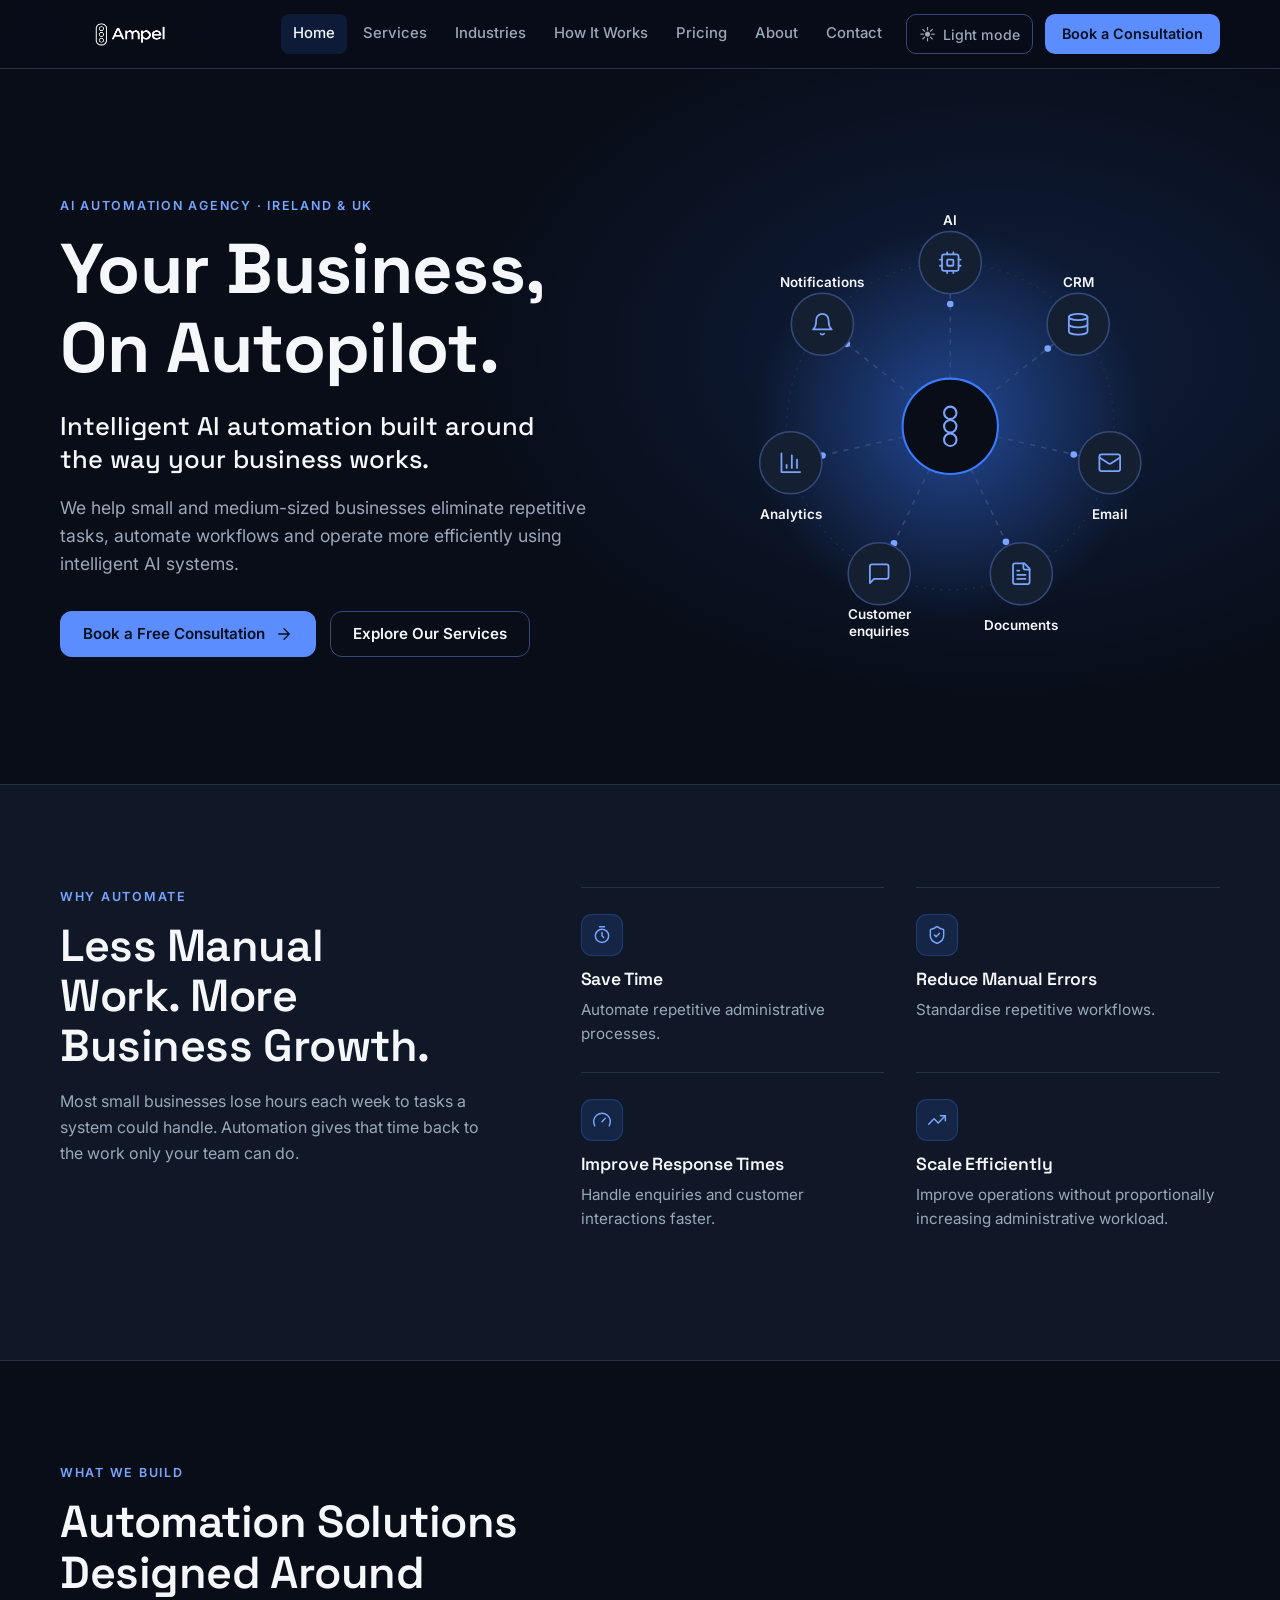
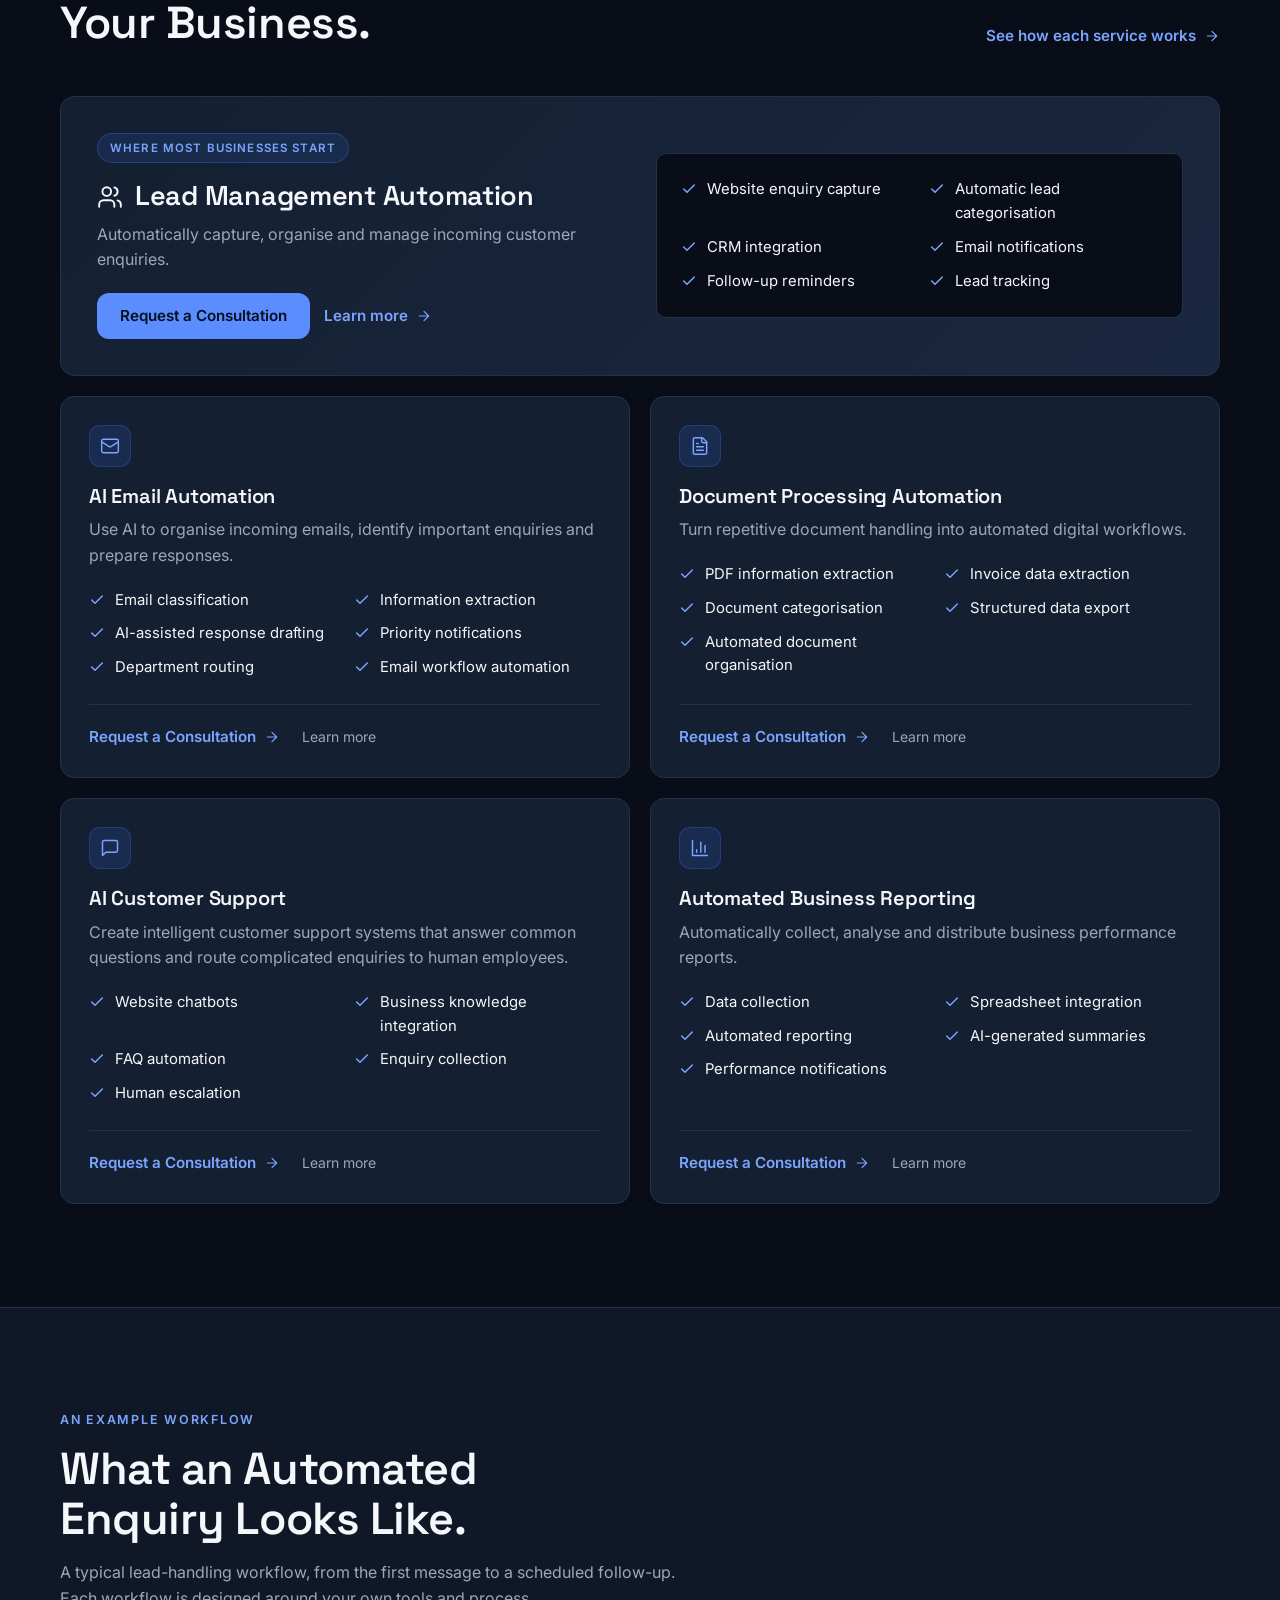
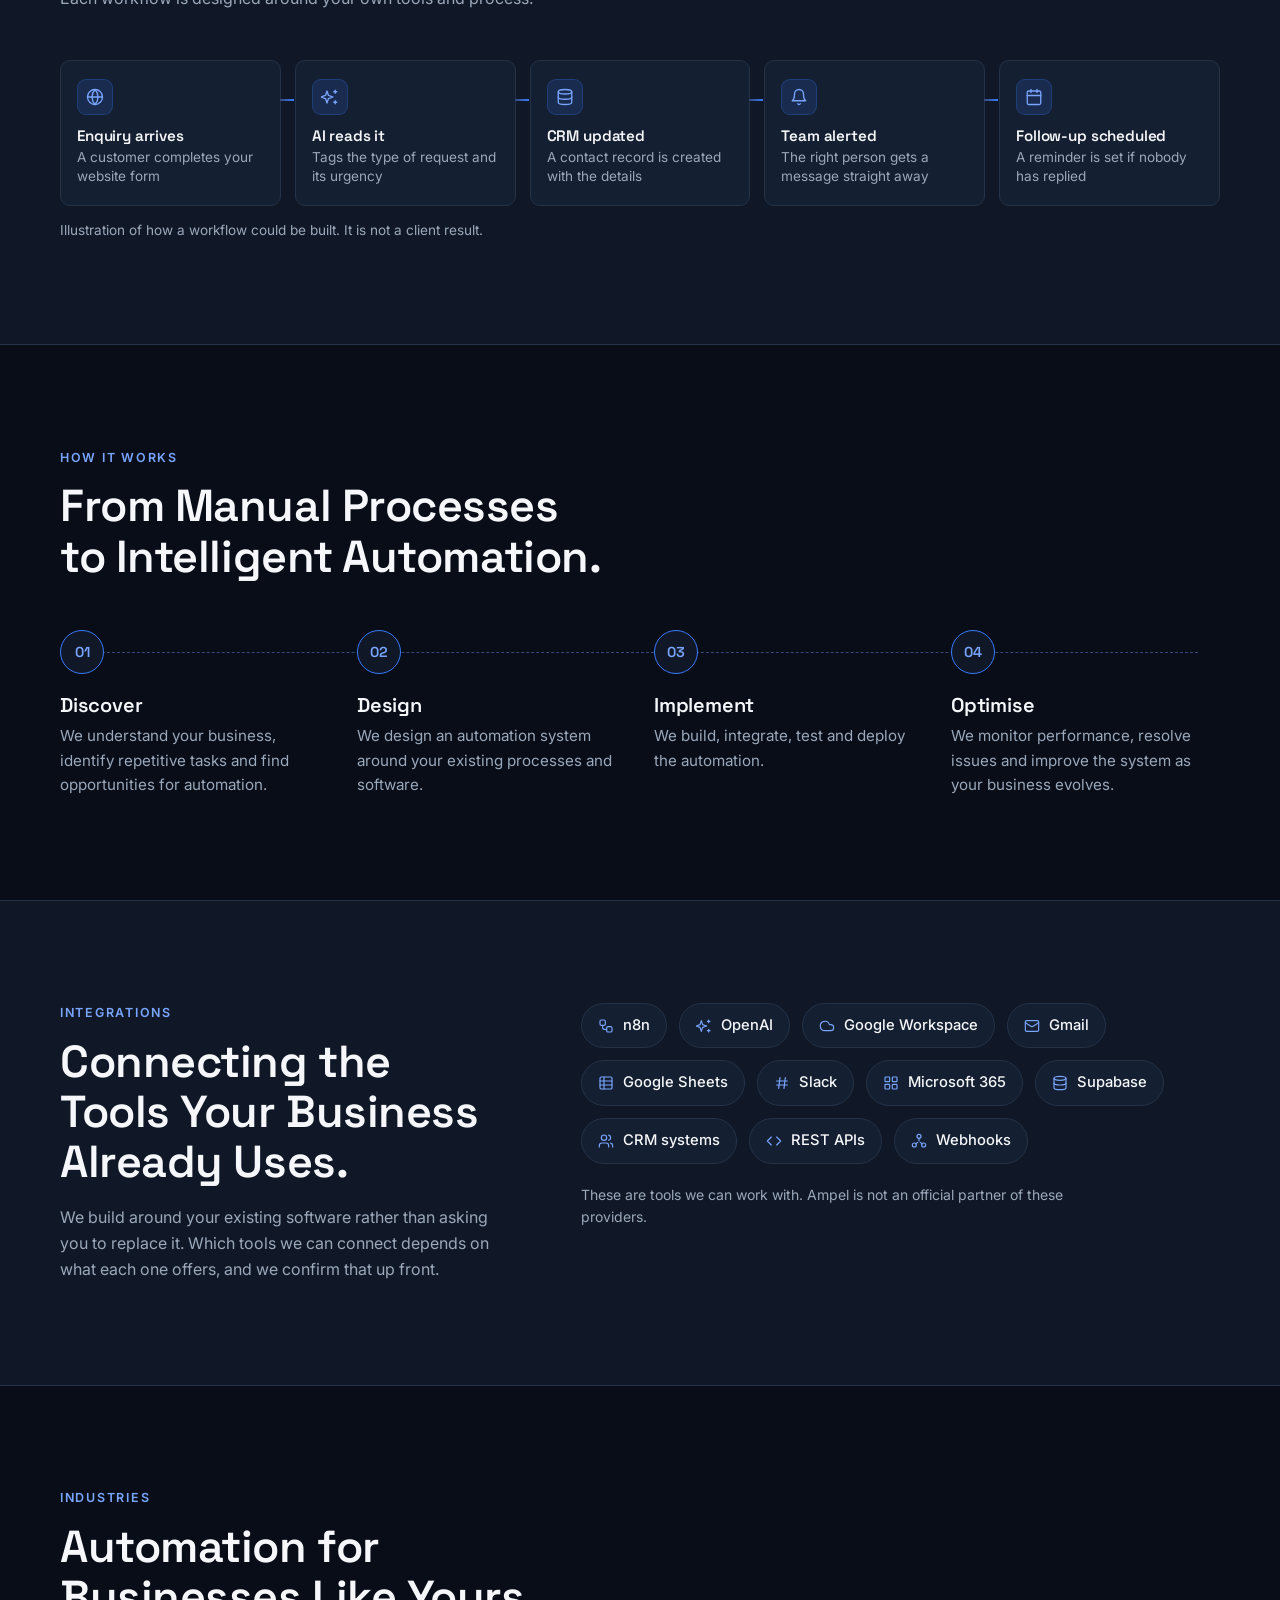
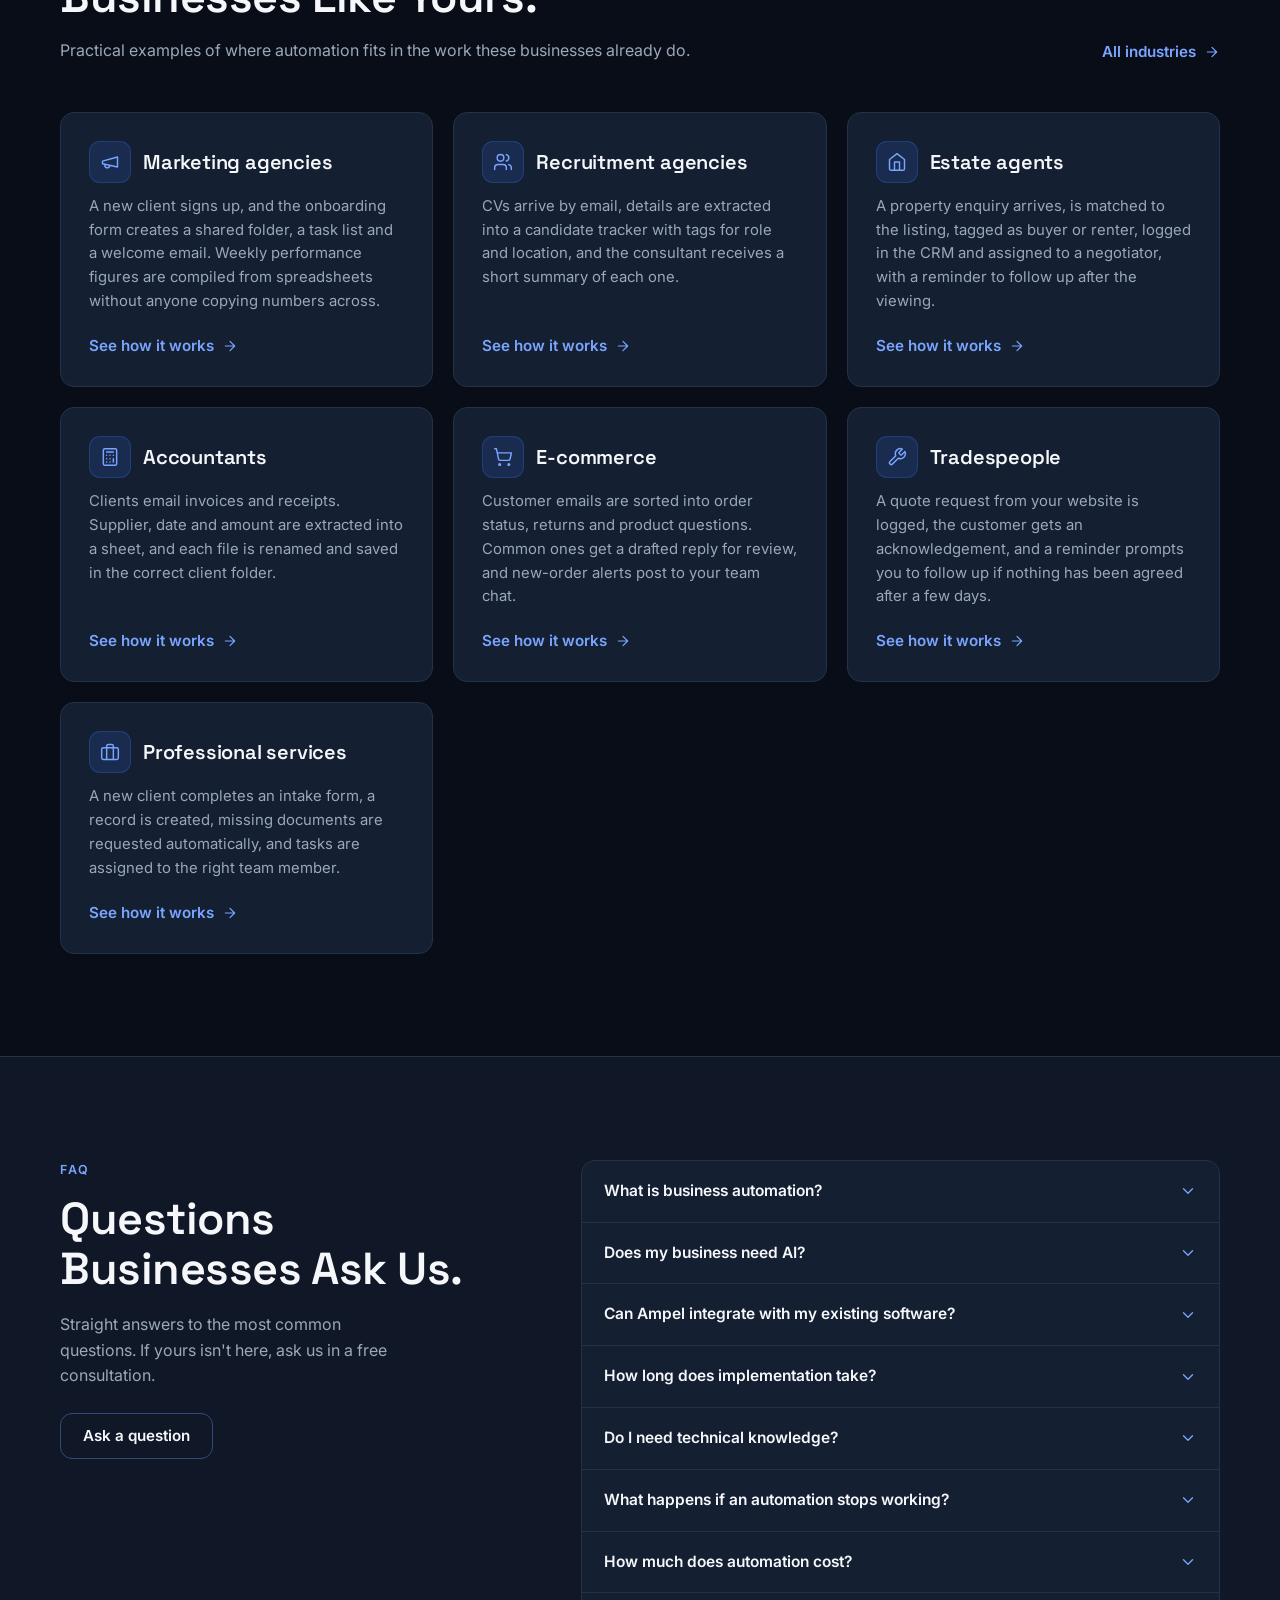
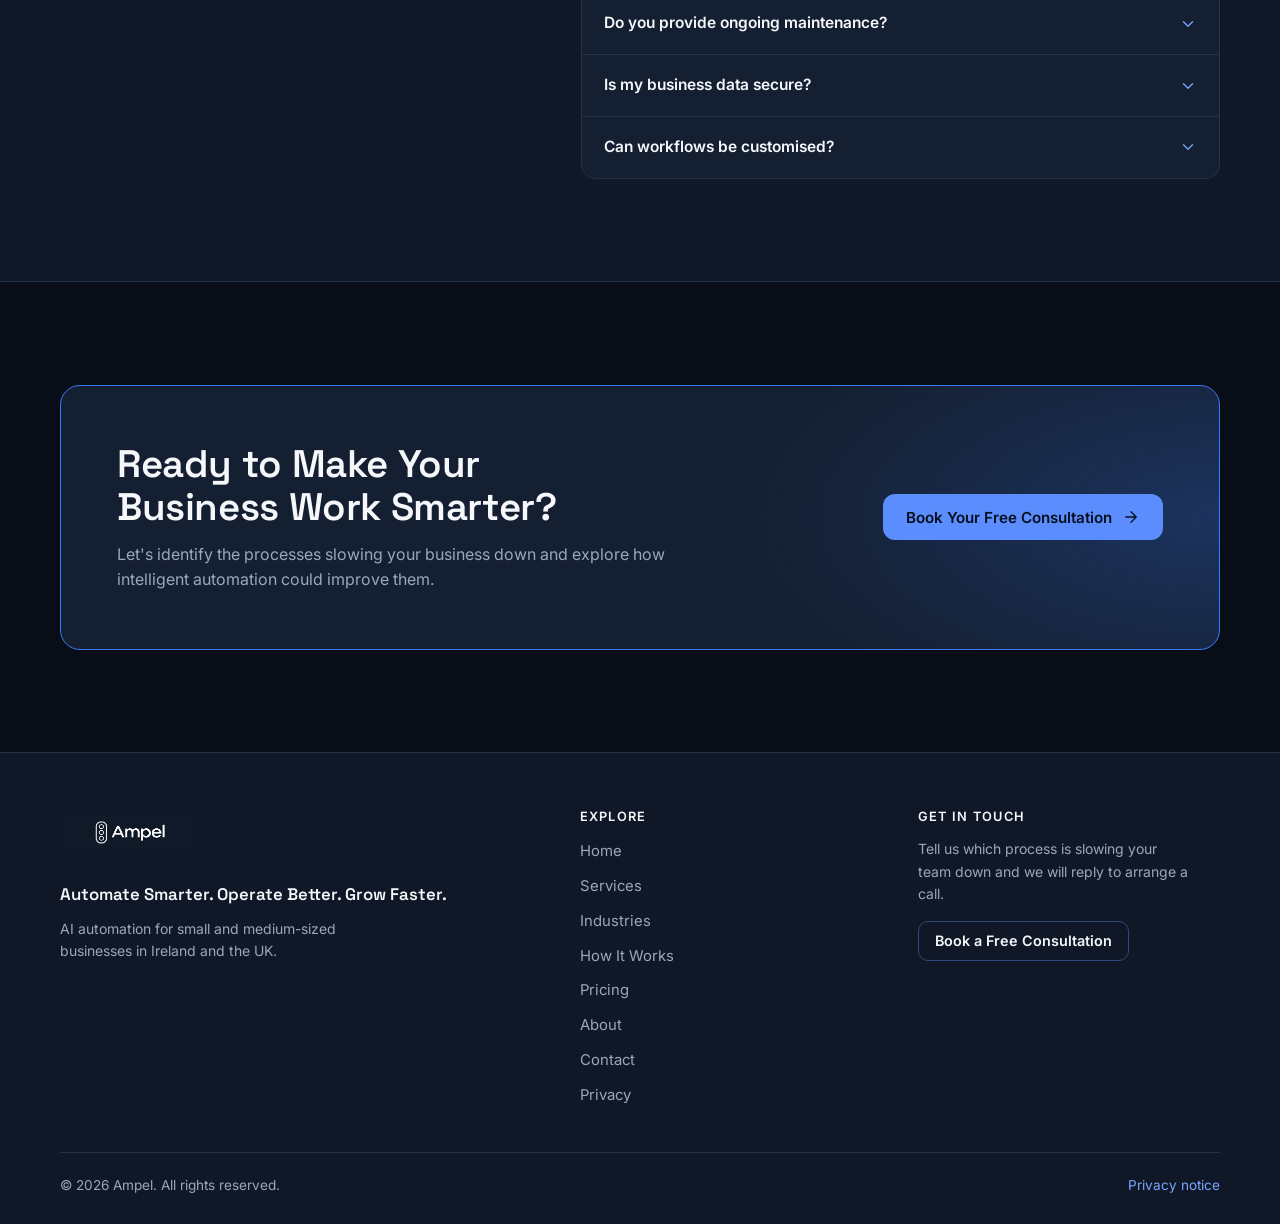
<file: index.html>
<!doctype html>
<html lang="en-IE">
<head>
<meta charset="utf-8">
<meta name="viewport" content="width=device-width, initial-scale=1, viewport-fit=cover">
<title>Ampel | AI Automation Agency for Small Businesses in Ireland &amp; UK</title>
<meta name="description" content="Ampel builds AI automation and workflow systems for small and medium-sized businesses in Ireland and the UK. Lead management, AI email, document processing and reporting.">
<meta name="theme-color" content="#080d18">
<meta property="og:title" content="Ampel | AI Automation Agency for Small Businesses in Ireland &amp; UK">
<meta property="og:description" content="Ampel builds AI automation and workflow systems for small and medium-sized businesses in Ireland and the UK. Lead management, AI email, document processing and reporting.">
<meta property="og:type" content="website">
<meta property="og:site_name" content="Ampel">
<link rel="icon" href="Ampel image.png" type="image/png">
<link rel="preconnect" href="https://fonts.googleapis.com"><link rel="preconnect" href="https://fonts.gstatic.com" crossorigin><link rel="stylesheet" href="https://fonts.googleapis.com/css2?family=Inter:wght@400;500;600&amp;family=Space+Grotesk:wght@500;600;700&amp;display=swap">
<link rel="stylesheet" href="css/styles.css">
<script type="application/ld+json">{"@context":"https://schema.org","@type":"Organization","name":"Ampel","description":"AI automation agency helping small and medium-sized businesses in Ireland and the UK automate repetitive work."}</script>
</head>
<body>
<a class="skip" href="#main">Skip to content</a><header class="site-header"><div class="wrap nav"><a class="brand" href="index.html" aria-label="Ampel home"><img class="brand-logo" src="Ampel image.png" alt="Ampel logo"></a><button class="nav-toggle" id="nav-toggle" aria-expanded="false" aria-controls="nav-links" aria-label="Toggle menu"><span class="ic-menu"><svg class="ic" width="22" height="22" viewBox="0 0 24 24" fill="none" stroke="currentColor" stroke-width="1.75" stroke-linecap="round" stroke-linejoin="round" aria-hidden="true"><path d="M4 6h16M4 12h16M4 18h16"/></svg></span><span class="ic-x"><svg class="ic" width="22" height="22" viewBox="0 0 24 24" fill="none" stroke="currentColor" stroke-width="1.75" stroke-linecap="round" stroke-linejoin="round" aria-hidden="true"><path d="M18 6 6 18M6 6l12 12"/></svg></span></button><nav class="nav-links" id="nav-links" aria-label="Main"><a href="index.html" aria-current="page">Home</a><a href="services.html">Services</a><a href="industries.html">Industries</a><a href="index.html#how-it-works">How It Works</a><a href="pricing.html">Pricing</a><a href="about.html">About</a><a href="contact.html">Contact</a><button class="theme-toggle" id="theme-toggle" type="button" aria-pressed="false"><span class="theme-icon" aria-hidden="true">?</span><span class="theme-label">Light mode</span></button><span class="nav-cta"><a class="btn btn-primary btn-sm" href="contact.html#consult">Book a Consultation</a></span></nav></div></header>
<main id="main">

<section class="hero"><div class="wrap hero-grid">
<div><p class="eyebrow">AI automation agency · Ireland &amp; UK</p>
<h1>Your Business, On Autopilot.</h1>
<p class="sub">Intelligent AI automation built around the way your business works.</p>
<p class="lede">We help small and medium-sized businesses eliminate repetitive tasks, automate workflows and operate more efficiently using intelligent AI systems.</p>
<div class="actions"><a class="btn btn-primary" href="contact.html#consult">Book a Free Consultation<svg class="ic" width="18" height="18" viewBox="0 0 24 24" fill="none" stroke="currentColor" stroke-width="1.75" stroke-linecap="round" stroke-linejoin="round" aria-hidden="true"><path d="M5 12h14M12 5l7 7-7 7"/></svg></a><a class="btn btn-ghost" href="services.html">Explore Our Services</a></div></div>
<div class="hero-visual"><svg viewBox="0 0 520 520" role="img" aria-label="Diagram: a central Ampel node connected to AI, CRM, email, documents, customer enquiries, analytics and notifications"><defs><radialGradient id="coreglow"><stop offset="0" stop-color="#397bff" stop-opacity=".45"/><stop offset="1" stop-color="#397bff" stop-opacity="0"/></radialGradient></defs><circle class="hn-glow" cx="260" cy="260" r="190"/><circle class="hn-ring" cx="260" cy="260" r="158" stroke-dasharray="2 6"/><path id="p0" class="hn-line" d="M260.0 214.0L260.0 132.0"/><circle class="hn-packet" r="3.2"><animateMotion dur="2.60s" repeatCount="indefinite" begin="-0.0s"><mpath href="#p0"/></animateMotion></circle><path id="p1" class="hn-line" d="M296.0 231.3L360.1 180.2"/><circle class="hn-packet" r="3.2"><animateMotion dur="2.85s" repeatCount="indefinite" begin="-0.3s"><mpath href="#p1"/></animateMotion></circle><path id="p2" class="hn-line" d="M304.8 270.2L384.8 288.5"/><circle class="hn-packet" r="3.2"><animateMotion dur="3.10s" repeatCount="indefinite" begin="-0.6s"><mpath href="#p2"/></animateMotion></circle><path id="p3" class="hn-line" d="M280.0 301.4L315.5 375.3"/><circle class="hn-packet" r="3.2"><animateMotion dur="3.35s" repeatCount="indefinite" begin="-0.9s"><mpath href="#p3"/></animateMotion></circle><path id="p4" class="hn-line" d="M240.0 301.4L204.5 375.3"/><circle class="hn-packet" r="3.2"><animateMotion dur="3.60s" repeatCount="indefinite" begin="-1.2s"><mpath href="#p4"/></animateMotion></circle><path id="p5" class="hn-line" d="M215.2 270.2L135.2 288.5"/><circle class="hn-packet" r="3.2"><animateMotion dur="3.85s" repeatCount="indefinite" begin="-1.5s"><mpath href="#p5"/></animateMotion></circle><path id="p6" class="hn-line" d="M224.0 231.3L159.9 180.2"/><circle class="hn-packet" r="3.2"><animateMotion dur="4.10s" repeatCount="indefinite" begin="-1.8s"><mpath href="#p6"/></animateMotion></circle><circle class="hn-node" cx="260.0" cy="102.0" r="30"/><g transform="translate(248.0 90.0)" fill="none" class="hn-ico" stroke-width="1.7" stroke-linecap="round" stroke-linejoin="round"><rect width="16" height="16" x="4" y="4" rx="2"/><rect width="6" height="6" x="9" y="9" rx="1"/><path d="M15 2v2M15 20v2M2 15h2M2 9h2M20 15h2M20 9h2M9 2v2M9 20v2"/></g><text class="hn-label" x="260.0" y="66.0">AI</text><circle class="hn-node" cx="383.5" cy="161.5" r="30"/><g transform="translate(371.5 149.5)" fill="none" class="hn-ico" stroke-width="1.7" stroke-linecap="round" stroke-linejoin="round"><ellipse cx="12" cy="5" rx="9" ry="3"/><path d="M3 5v14a9 3 0 0 0 18 0V5"/><path d="M3 12a9 3 0 0 0 18 0"/></g><text class="hn-label" x="383.5" y="125.5">CRM</text><circle class="hn-node" cx="414.0" cy="295.2" r="30"/><g transform="translate(402.0 283.2)" fill="none" class="hn-ico" stroke-width="1.7" stroke-linecap="round" stroke-linejoin="round"><rect width="20" height="16" x="2" y="4" rx="2"/><path d="m22 7-8.97 5.7a1.94 1.94 0 0 1-2.06 0L2 7"/></g><text class="hn-label" x="414.0" y="349.2">Email</text><circle class="hn-node" cx="328.6" cy="402.4" r="30"/><g transform="translate(316.6 390.4)" fill="none" class="hn-ico" stroke-width="1.7" stroke-linecap="round" stroke-linejoin="round"><path d="M15 2H6a2 2 0 0 0-2 2v16a2 2 0 0 0 2 2h12a2 2 0 0 0 2-2V7Z"/><path d="M14 2v4a2 2 0 0 0 2 2h4"/><path d="M10 9H8M16 13H8M16 17H8"/></g><text class="hn-label" x="328.6" y="456.4">Documents</text><circle class="hn-node" cx="191.4" cy="402.4" r="30"/><g transform="translate(179.4 390.4)" fill="none" class="hn-ico" stroke-width="1.7" stroke-linecap="round" stroke-linejoin="round"><path d="M21 15a2 2 0 0 1-2 2H7l-4 4V5a2 2 0 0 1 2-2h14a2 2 0 0 1 2 2z"/></g><text class="hn-label" x="191.4" y="446.4">Customer</text><text class="hn-label" x="191.4" y="462.4">enquiries</text><circle class="hn-node" cx="106.0" cy="295.2" r="30"/><g transform="translate(94.0 283.2)" fill="none" class="hn-ico" stroke-width="1.7" stroke-linecap="round" stroke-linejoin="round"><path d="M3 3v18h18"/><path d="M18 17V9M13 17V5M8 17v-3"/></g><text class="hn-label" x="106.0" y="349.2">Analytics</text><circle class="hn-node" cx="136.5" cy="161.5" r="30"/><g transform="translate(124.5 149.5)" fill="none" class="hn-ico" stroke-width="1.7" stroke-linecap="round" stroke-linejoin="round"><path d="M6 8a6 6 0 0 1 12 0c0 7 3 9 3 9H3s3-2 3-9"/><path d="M10.3 21a1.94 1.94 0 0 0 3.4 0"/></g><text class="hn-label" x="136.5" y="125.5">Notifications</text><circle class="hn-core" cx="260" cy="260" r="46"/><g transform="translate(248 239)" class="hn-logo-circle"><circle cx="12" cy="8" r="6"/><circle cx="12" cy="21" r="6"/><circle cx="12" cy="34" r="6"/></g></svg></div></div></section>

<section class="section alt" id="why"><div class="wrap split">
<div><p class="eyebrow">Why automate</p><h2>Less Manual Work. More Business Growth.</h2>
<p class="muted" style="margin-top:18px;max-width:44ch">Most small businesses lose hours each week to tasks a system could handle. Automation gives that time back to the work only your team can do.</p></div>
<div class="values"><div class="value"><span class="ib"><svg class="ic" width="20" height="20" viewBox="0 0 24 24" fill="none" stroke="currentColor" stroke-width="1.75" stroke-linecap="round" stroke-linejoin="round" aria-hidden="true"><circle cx="12" cy="13" r="8"/><path d="M12 9v4l2 2M9 2h6"/></svg></span><h3>Save Time</h3><p>Automate repetitive administrative processes.</p></div><div class="value"><span class="ib"><svg class="ic" width="20" height="20" viewBox="0 0 24 24" fill="none" stroke="currentColor" stroke-width="1.75" stroke-linecap="round" stroke-linejoin="round" aria-hidden="true"><path d="M20 13c0 5-3.5 7.5-7.66 8.95a1 1 0 0 1-.67-.01C7.5 20.5 4 18 4 13V6a1 1 0 0 1 1-1c2 0 4.5-1.2 6.24-2.72a1.17 1.17 0 0 1 1.52 0C14.51 3.81 17 5 19 5a1 1 0 0 1 1 1z"/><path d="m9 12 2 2 4-4"/></svg></span><h3>Reduce Manual Errors</h3><p>Standardise repetitive workflows.</p></div><div class="value"><span class="ib"><svg class="ic" width="20" height="20" viewBox="0 0 24 24" fill="none" stroke="currentColor" stroke-width="1.75" stroke-linecap="round" stroke-linejoin="round" aria-hidden="true"><path d="m12 14 4-4"/><path d="M3.34 19a10 10 0 1 1 17.32 0"/></svg></span><h3>Improve Response Times</h3><p>Handle enquiries and customer interactions faster.</p></div><div class="value"><span class="ib"><svg class="ic" width="20" height="20" viewBox="0 0 24 24" fill="none" stroke="currentColor" stroke-width="1.75" stroke-linecap="round" stroke-linejoin="round" aria-hidden="true"><path d="m22 7-8.5 8.5-5-5L2 17"/><path d="M16 7h6v6"/></svg></span><h3>Scale Efficiently</h3><p>Improve operations without proportionally increasing administrative workload.</p></div></div></div></section>

<section class="section" id="services"><div class="wrap">
<div class="sec-head"><div><p class="eyebrow">What we build</p><h2>Automation Solutions Designed Around Your Business.</h2></div>
<a class="link-arrow" href="services.html">See how each service works<svg class="ic" width="16" height="16" viewBox="0 0 24 24" fill="none" stroke="currentColor" stroke-width="1.75" stroke-linecap="round" stroke-linejoin="round" aria-hidden="true"><path d="M5 12h14M12 5l7 7-7 7"/></svg></a></div>
<article class="card svc svc-feature"><div><span class="tag">Where most businesses start</span><h3><svg class="ic" width="26" height="26" viewBox="0 0 24 24" fill="none" stroke="currentColor" stroke-width="1.75" stroke-linecap="round" stroke-linejoin="round" aria-hidden="true"><path d="M16 21v-2a4 4 0 0 0-4-4H6a4 4 0 0 0-4 4v2"/><circle cx="9" cy="7" r="4"/><path d="M22 21v-2a4 4 0 0 0-3-3.87M16 3.13a4 4 0 0 1 0 7.75"/></svg>Lead Management Automation</h3><p class="d">Automatically capture, organise and manage incoming customer enquiries.</p><div class="actions"><a class="btn btn-primary" href="contact.html#consult">Request a Consultation</a><a class="link-arrow" href="services.html#lead">Learn more<svg class="ic" width="16" height="16" viewBox="0 0 24 24" fill="none" stroke="currentColor" stroke-width="1.75" stroke-linecap="round" stroke-linejoin="round" aria-hidden="true"><path d="M5 12h14M12 5l7 7-7 7"/></svg></a></div></div><div class="panel"><ul class="checks two"><li><svg class="ic" width="16" height="16" viewBox="0 0 24 24" fill="none" stroke="currentColor" stroke-width="2.2" stroke-linecap="round" stroke-linejoin="round" aria-hidden="true"><path d="M20 6 9 17l-5-5"/></svg><span>Website enquiry capture</span></li><li><svg class="ic" width="16" height="16" viewBox="0 0 24 24" fill="none" stroke="currentColor" stroke-width="2.2" stroke-linecap="round" stroke-linejoin="round" aria-hidden="true"><path d="M20 6 9 17l-5-5"/></svg><span>Automatic lead categorisation</span></li><li><svg class="ic" width="16" height="16" viewBox="0 0 24 24" fill="none" stroke="currentColor" stroke-width="2.2" stroke-linecap="round" stroke-linejoin="round" aria-hidden="true"><path d="M20 6 9 17l-5-5"/></svg><span>CRM integration</span></li><li><svg class="ic" width="16" height="16" viewBox="0 0 24 24" fill="none" stroke="currentColor" stroke-width="2.2" stroke-linecap="round" stroke-linejoin="round" aria-hidden="true"><path d="M20 6 9 17l-5-5"/></svg><span>Email notifications</span></li><li><svg class="ic" width="16" height="16" viewBox="0 0 24 24" fill="none" stroke="currentColor" stroke-width="2.2" stroke-linecap="round" stroke-linejoin="round" aria-hidden="true"><path d="M20 6 9 17l-5-5"/></svg><span>Follow-up reminders</span></li><li><svg class="ic" width="16" height="16" viewBox="0 0 24 24" fill="none" stroke="currentColor" stroke-width="2.2" stroke-linecap="round" stroke-linejoin="round" aria-hidden="true"><path d="M20 6 9 17l-5-5"/></svg><span>Lead tracking</span></li></ul></div></article><div class="svc-grid"><article class="card svc"><span class="ib"><svg class="ic" width="20" height="20" viewBox="0 0 24 24" fill="none" stroke="currentColor" stroke-width="1.75" stroke-linecap="round" stroke-linejoin="round" aria-hidden="true"><rect width="20" height="16" x="2" y="4" rx="2"/><path d="m22 7-8.97 5.7a1.94 1.94 0 0 1-2.06 0L2 7"/></svg></span><h3>AI Email Automation</h3><p class="d">Use AI to organise incoming emails, identify important enquiries and prepare responses.</p><ul class="checks two"><li><svg class="ic" width="16" height="16" viewBox="0 0 24 24" fill="none" stroke="currentColor" stroke-width="2.2" stroke-linecap="round" stroke-linejoin="round" aria-hidden="true"><path d="M20 6 9 17l-5-5"/></svg><span>Email classification</span></li><li><svg class="ic" width="16" height="16" viewBox="0 0 24 24" fill="none" stroke="currentColor" stroke-width="2.2" stroke-linecap="round" stroke-linejoin="round" aria-hidden="true"><path d="M20 6 9 17l-5-5"/></svg><span>Information extraction</span></li><li><svg class="ic" width="16" height="16" viewBox="0 0 24 24" fill="none" stroke="currentColor" stroke-width="2.2" stroke-linecap="round" stroke-linejoin="round" aria-hidden="true"><path d="M20 6 9 17l-5-5"/></svg><span>AI-assisted response drafting</span></li><li><svg class="ic" width="16" height="16" viewBox="0 0 24 24" fill="none" stroke="currentColor" stroke-width="2.2" stroke-linecap="round" stroke-linejoin="round" aria-hidden="true"><path d="M20 6 9 17l-5-5"/></svg><span>Priority notifications</span></li><li><svg class="ic" width="16" height="16" viewBox="0 0 24 24" fill="none" stroke="currentColor" stroke-width="2.2" stroke-linecap="round" stroke-linejoin="round" aria-hidden="true"><path d="M20 6 9 17l-5-5"/></svg><span>Department routing</span></li><li><svg class="ic" width="16" height="16" viewBox="0 0 24 24" fill="none" stroke="currentColor" stroke-width="2.2" stroke-linecap="round" stroke-linejoin="round" aria-hidden="true"><path d="M20 6 9 17l-5-5"/></svg><span>Email workflow automation</span></li></ul><div class="svc-foot"><a class="link-arrow" href="contact.html#consult">Request a Consultation<svg class="ic" width="16" height="16" viewBox="0 0 24 24" fill="none" stroke="currentColor" stroke-width="1.75" stroke-linecap="round" stroke-linejoin="round" aria-hidden="true"><path d="M5 12h14M12 5l7 7-7 7"/></svg></a><a class="muted small" href="services.html#email">Learn more</a></div></article><article class="card svc"><span class="ib"><svg class="ic" width="20" height="20" viewBox="0 0 24 24" fill="none" stroke="currentColor" stroke-width="1.75" stroke-linecap="round" stroke-linejoin="round" aria-hidden="true"><path d="M15 2H6a2 2 0 0 0-2 2v16a2 2 0 0 0 2 2h12a2 2 0 0 0 2-2V7Z"/><path d="M14 2v4a2 2 0 0 0 2 2h4"/><path d="M10 9H8M16 13H8M16 17H8"/></svg></span><h3>Document Processing Automation</h3><p class="d">Turn repetitive document handling into automated digital workflows.</p><ul class="checks two"><li><svg class="ic" width="16" height="16" viewBox="0 0 24 24" fill="none" stroke="currentColor" stroke-width="2.2" stroke-linecap="round" stroke-linejoin="round" aria-hidden="true"><path d="M20 6 9 17l-5-5"/></svg><span>PDF information extraction</span></li><li><svg class="ic" width="16" height="16" viewBox="0 0 24 24" fill="none" stroke="currentColor" stroke-width="2.2" stroke-linecap="round" stroke-linejoin="round" aria-hidden="true"><path d="M20 6 9 17l-5-5"/></svg><span>Invoice data extraction</span></li><li><svg class="ic" width="16" height="16" viewBox="0 0 24 24" fill="none" stroke="currentColor" stroke-width="2.2" stroke-linecap="round" stroke-linejoin="round" aria-hidden="true"><path d="M20 6 9 17l-5-5"/></svg><span>Document categorisation</span></li><li><svg class="ic" width="16" height="16" viewBox="0 0 24 24" fill="none" stroke="currentColor" stroke-width="2.2" stroke-linecap="round" stroke-linejoin="round" aria-hidden="true"><path d="M20 6 9 17l-5-5"/></svg><span>Structured data export</span></li><li><svg class="ic" width="16" height="16" viewBox="0 0 24 24" fill="none" stroke="currentColor" stroke-width="2.2" stroke-linecap="round" stroke-linejoin="round" aria-hidden="true"><path d="M20 6 9 17l-5-5"/></svg><span>Automated document organisation</span></li></ul><div class="svc-foot"><a class="link-arrow" href="contact.html#consult">Request a Consultation<svg class="ic" width="16" height="16" viewBox="0 0 24 24" fill="none" stroke="currentColor" stroke-width="1.75" stroke-linecap="round" stroke-linejoin="round" aria-hidden="true"><path d="M5 12h14M12 5l7 7-7 7"/></svg></a><a class="muted small" href="services.html#documents">Learn more</a></div></article><article class="card svc"><span class="ib"><svg class="ic" width="20" height="20" viewBox="0 0 24 24" fill="none" stroke="currentColor" stroke-width="1.75" stroke-linecap="round" stroke-linejoin="round" aria-hidden="true"><path d="M21 15a2 2 0 0 1-2 2H7l-4 4V5a2 2 0 0 1 2-2h14a2 2 0 0 1 2 2z"/></svg></span><h3>AI Customer Support</h3><p class="d">Create intelligent customer support systems that answer common questions and route complicated enquiries to human employees.</p><ul class="checks two"><li><svg class="ic" width="16" height="16" viewBox="0 0 24 24" fill="none" stroke="currentColor" stroke-width="2.2" stroke-linecap="round" stroke-linejoin="round" aria-hidden="true"><path d="M20 6 9 17l-5-5"/></svg><span>Website chatbots</span></li><li><svg class="ic" width="16" height="16" viewBox="0 0 24 24" fill="none" stroke="currentColor" stroke-width="2.2" stroke-linecap="round" stroke-linejoin="round" aria-hidden="true"><path d="M20 6 9 17l-5-5"/></svg><span>Business knowledge integration</span></li><li><svg class="ic" width="16" height="16" viewBox="0 0 24 24" fill="none" stroke="currentColor" stroke-width="2.2" stroke-linecap="round" stroke-linejoin="round" aria-hidden="true"><path d="M20 6 9 17l-5-5"/></svg><span>FAQ automation</span></li><li><svg class="ic" width="16" height="16" viewBox="0 0 24 24" fill="none" stroke="currentColor" stroke-width="2.2" stroke-linecap="round" stroke-linejoin="round" aria-hidden="true"><path d="M20 6 9 17l-5-5"/></svg><span>Enquiry collection</span></li><li><svg class="ic" width="16" height="16" viewBox="0 0 24 24" fill="none" stroke="currentColor" stroke-width="2.2" stroke-linecap="round" stroke-linejoin="round" aria-hidden="true"><path d="M20 6 9 17l-5-5"/></svg><span>Human escalation</span></li></ul><div class="svc-foot"><a class="link-arrow" href="contact.html#consult">Request a Consultation<svg class="ic" width="16" height="16" viewBox="0 0 24 24" fill="none" stroke="currentColor" stroke-width="1.75" stroke-linecap="round" stroke-linejoin="round" aria-hidden="true"><path d="M5 12h14M12 5l7 7-7 7"/></svg></a><a class="muted small" href="services.html#support">Learn more</a></div></article><article class="card svc"><span class="ib"><svg class="ic" width="20" height="20" viewBox="0 0 24 24" fill="none" stroke="currentColor" stroke-width="1.75" stroke-linecap="round" stroke-linejoin="round" aria-hidden="true"><path d="M3 3v18h18"/><path d="M18 17V9M13 17V5M8 17v-3"/></svg></span><h3>Automated Business Reporting</h3><p class="d">Automatically collect, analyse and distribute business performance reports.</p><ul class="checks two"><li><svg class="ic" width="16" height="16" viewBox="0 0 24 24" fill="none" stroke="currentColor" stroke-width="2.2" stroke-linecap="round" stroke-linejoin="round" aria-hidden="true"><path d="M20 6 9 17l-5-5"/></svg><span>Data collection</span></li><li><svg class="ic" width="16" height="16" viewBox="0 0 24 24" fill="none" stroke="currentColor" stroke-width="2.2" stroke-linecap="round" stroke-linejoin="round" aria-hidden="true"><path d="M20 6 9 17l-5-5"/></svg><span>Spreadsheet integration</span></li><li><svg class="ic" width="16" height="16" viewBox="0 0 24 24" fill="none" stroke="currentColor" stroke-width="2.2" stroke-linecap="round" stroke-linejoin="round" aria-hidden="true"><path d="M20 6 9 17l-5-5"/></svg><span>Automated reporting</span></li><li><svg class="ic" width="16" height="16" viewBox="0 0 24 24" fill="none" stroke="currentColor" stroke-width="2.2" stroke-linecap="round" stroke-linejoin="round" aria-hidden="true"><path d="M20 6 9 17l-5-5"/></svg><span>AI-generated summaries</span></li><li><svg class="ic" width="16" height="16" viewBox="0 0 24 24" fill="none" stroke="currentColor" stroke-width="2.2" stroke-linecap="round" stroke-linejoin="round" aria-hidden="true"><path d="M20 6 9 17l-5-5"/></svg><span>Performance notifications</span></li></ul><div class="svc-foot"><a class="link-arrow" href="contact.html#consult">Request a Consultation<svg class="ic" width="16" height="16" viewBox="0 0 24 24" fill="none" stroke="currentColor" stroke-width="1.75" stroke-linecap="round" stroke-linejoin="round" aria-hidden="true"><path d="M5 12h14M12 5l7 7-7 7"/></svg></a><a class="muted small" href="services.html#reporting">Learn more</a></div></article></div></div></section>

<section class="section alt" id="example"><div class="wrap">
<div class="sec-head"><div><p class="eyebrow">An example workflow</p><h2>What an Automated Enquiry Looks Like.</h2>
<p>A typical lead-handling workflow, from the first message to a scheduled follow-up. Each workflow is designed around your own tools and process.</p></div></div>
<ol class="chain"><li><span class="ib"><svg class="ic" width="18" height="18" viewBox="0 0 24 24" fill="none" stroke="currentColor" stroke-width="1.75" stroke-linecap="round" stroke-linejoin="round" aria-hidden="true"><circle cx="12" cy="12" r="10"/><path d="M2 12h20M12 2a15.3 15.3 0 0 1 4 10 15.3 15.3 0 0 1-4 10 15.3 15.3 0 0 1-4-10 15.3 15.3 0 0 1 4-10z"/></svg></span><h4>Enquiry arrives</h4><p>A customer completes your website form</p></li><li><span class="ib"><svg class="ic" width="18" height="18" viewBox="0 0 24 24" fill="none" stroke="currentColor" stroke-width="1.75" stroke-linecap="round" stroke-linejoin="round" aria-hidden="true"><path d="M9.94 14.06 8 20l-1.94-5.94L0 12l6.06-2.06L8 4l1.94 5.94L16 12zM19 3v4M21 5h-4M19 17v4M21 19h-4"/></svg></span><h4>AI reads it</h4><p>Tags the type of request and its urgency</p></li><li><span class="ib"><svg class="ic" width="18" height="18" viewBox="0 0 24 24" fill="none" stroke="currentColor" stroke-width="1.75" stroke-linecap="round" stroke-linejoin="round" aria-hidden="true"><ellipse cx="12" cy="5" rx="9" ry="3"/><path d="M3 5v14a9 3 0 0 0 18 0V5"/><path d="M3 12a9 3 0 0 0 18 0"/></svg></span><h4>CRM updated</h4><p>A contact record is created with the details</p></li><li><span class="ib"><svg class="ic" width="18" height="18" viewBox="0 0 24 24" fill="none" stroke="currentColor" stroke-width="1.75" stroke-linecap="round" stroke-linejoin="round" aria-hidden="true"><path d="M6 8a6 6 0 0 1 12 0c0 7 3 9 3 9H3s3-2 3-9"/><path d="M10.3 21a1.94 1.94 0 0 0 3.4 0"/></svg></span><h4>Team alerted</h4><p>The right person gets a message straight away</p></li><li><span class="ib"><svg class="ic" width="18" height="18" viewBox="0 0 24 24" fill="none" stroke="currentColor" stroke-width="1.75" stroke-linecap="round" stroke-linejoin="round" aria-hidden="true"><rect width="18" height="18" x="3" y="4" rx="2"/><path d="M16 2v4M8 2v4M3 10h18"/></svg></span><h4>Follow-up scheduled</h4><p>A reminder is set if nobody has replied</p></li></ol>
<p class="diagram-note">Illustration of how a workflow could be built. It is not a client result.</p></div></section>

<section class="section" id="how-it-works"><div class="wrap">
<div class="sec-head"><div><p class="eyebrow">How it works</p><h2>From Manual Processes to Intelligent Automation.</h2></div></div>
<ol class="process"><li class="step"><span class="num">01</span><h3>Discover</h3><p>We understand your business, identify repetitive tasks and find opportunities for automation.</p></li><li class="step"><span class="num">02</span><h3>Design</h3><p>We design an automation system around your existing processes and software.</p></li><li class="step"><span class="num">03</span><h3>Implement</h3><p>We build, integrate, test and deploy the automation.</p></li><li class="step"><span class="num">04</span><h3>Optimise</h3><p>We monitor performance, resolve issues and improve the system as your business evolves.</p></li></ol></div></section>

<section class="section alt" id="integrations"><div class="wrap split">
<div><p class="eyebrow">Integrations</p><h2>Connecting the Tools Your Business Already Uses.</h2>
<p class="muted" style="margin-top:18px;max-width:46ch">We build around your existing software rather than asking you to replace it. Which tools we can connect depends on what each one offers, and we confirm that up front.</p></div>
<div><div class="chips"><span class="chip"><svg class="ic" width="16" height="16" viewBox="0 0 24 24" fill="none" stroke="currentColor" stroke-width="1.75" stroke-linecap="round" stroke-linejoin="round" aria-hidden="true"><rect width="8" height="8" x="3" y="3" rx="2"/><path d="M7 11v4a2 2 0 0 0 2 2h4"/><rect width="8" height="8" x="13" y="13" rx="2"/></svg>n8n</span><span class="chip"><svg class="ic" width="16" height="16" viewBox="0 0 24 24" fill="none" stroke="currentColor" stroke-width="1.75" stroke-linecap="round" stroke-linejoin="round" aria-hidden="true"><path d="M9.94 14.06 8 20l-1.94-5.94L0 12l6.06-2.06L8 4l1.94 5.94L16 12zM19 3v4M21 5h-4M19 17v4M21 19h-4"/></svg>OpenAI</span><span class="chip"><svg class="ic" width="16" height="16" viewBox="0 0 24 24" fill="none" stroke="currentColor" stroke-width="1.75" stroke-linecap="round" stroke-linejoin="round" aria-hidden="true"><path d="M17.5 19H9a7 7 0 1 1 6.71-9h1.79a4.5 4.5 0 1 1 0 9Z"/></svg>Google Workspace</span><span class="chip"><svg class="ic" width="16" height="16" viewBox="0 0 24 24" fill="none" stroke="currentColor" stroke-width="1.75" stroke-linecap="round" stroke-linejoin="round" aria-hidden="true"><rect width="20" height="16" x="2" y="4" rx="2"/><path d="m22 7-8.97 5.7a1.94 1.94 0 0 1-2.06 0L2 7"/></svg>Gmail</span><span class="chip"><svg class="ic" width="16" height="16" viewBox="0 0 24 24" fill="none" stroke="currentColor" stroke-width="1.75" stroke-linecap="round" stroke-linejoin="round" aria-hidden="true"><rect width="18" height="18" x="3" y="3" rx="2"/><path d="M3 9h18M3 15h18M9 3v18"/></svg>Google Sheets</span><span class="chip"><svg class="ic" width="16" height="16" viewBox="0 0 24 24" fill="none" stroke="currentColor" stroke-width="1.75" stroke-linecap="round" stroke-linejoin="round" aria-hidden="true"><path d="M4 9h16M4 15h16M9 4l-2 16M17 4l-2 16"/></svg>Slack</span><span class="chip"><svg class="ic" width="16" height="16" viewBox="0 0 24 24" fill="none" stroke="currentColor" stroke-width="1.75" stroke-linecap="round" stroke-linejoin="round" aria-hidden="true"><rect width="7" height="7" x="3" y="3" rx="1"/><rect width="7" height="7" x="14" y="3" rx="1"/><rect width="7" height="7" x="14" y="14" rx="1"/><rect width="7" height="7" x="3" y="14" rx="1"/></svg>Microsoft 365</span><span class="chip"><svg class="ic" width="16" height="16" viewBox="0 0 24 24" fill="none" stroke="currentColor" stroke-width="1.75" stroke-linecap="round" stroke-linejoin="round" aria-hidden="true"><ellipse cx="12" cy="5" rx="9" ry="3"/><path d="M3 5v14a9 3 0 0 0 18 0V5"/><path d="M3 12a9 3 0 0 0 18 0"/></svg>Supabase</span><span class="chip"><svg class="ic" width="16" height="16" viewBox="0 0 24 24" fill="none" stroke="currentColor" stroke-width="1.75" stroke-linecap="round" stroke-linejoin="round" aria-hidden="true"><path d="M16 21v-2a4 4 0 0 0-4-4H6a4 4 0 0 0-4 4v2"/><circle cx="9" cy="7" r="4"/><path d="M22 21v-2a4 4 0 0 0-3-3.87M16 3.13a4 4 0 0 1 0 7.75"/></svg>CRM systems</span><span class="chip"><svg class="ic" width="16" height="16" viewBox="0 0 24 24" fill="none" stroke="currentColor" stroke-width="1.75" stroke-linecap="round" stroke-linejoin="round" aria-hidden="true"><path d="m16 18 6-6-6-6M8 6l-6 6 6 6"/></svg>REST APIs</span><span class="chip"><svg class="ic" width="16" height="16" viewBox="0 0 24 24" fill="none" stroke="currentColor" stroke-width="1.75" stroke-linecap="round" stroke-linejoin="round" aria-hidden="true"><circle cx="12" cy="5" r="3"/><circle cx="5" cy="18" r="3"/><circle cx="19" cy="18" r="3"/><path d="M12 8v4M10 14l-3 2.5M14 14l3 2.5"/></svg>Webhooks</span></div><p class="muted small" style="margin-top:20px;max-width:56ch">These are tools we can work with. Ampel is not an official partner of these providers.</p></div></div></section>

<section class="section" id="industries"><div class="wrap">
<div class="sec-head"><div><p class="eyebrow">Industries</p><h2>Automation for Businesses Like Yours.</h2>
<p>Practical examples of where automation fits in the work these businesses already do.</p></div>
<a class="link-arrow" href="industries.html">All industries<svg class="ic" width="16" height="16" viewBox="0 0 24 24" fill="none" stroke="currentColor" stroke-width="1.75" stroke-linecap="round" stroke-linejoin="round" aria-hidden="true"><path d="M5 12h14M12 5l7 7-7 7"/></svg></a></div>
<div class="grid-3"><article class="card ind"><h3><span class="ib"><svg class="ic" width="20" height="20" viewBox="0 0 24 24" fill="none" stroke="currentColor" stroke-width="1.75" stroke-linecap="round" stroke-linejoin="round" aria-hidden="true"><path d="m3 11 18-5v12L3 14v-3z"/><path d="M11.6 16.8a3 3 0 1 1-5.8-1.6"/></svg></span><span>Marketing agencies</span></h3><p class="ex">A new client signs up, and the onboarding form creates a shared folder, a task list and a welcome email. Weekly performance figures are compiled from spreadsheets without anyone copying numbers across.</p><a class="link-arrow" href="industries.html#marketing">See how it works<svg class="ic" width="16" height="16" viewBox="0 0 24 24" fill="none" stroke="currentColor" stroke-width="1.75" stroke-linecap="round" stroke-linejoin="round" aria-hidden="true"><path d="M5 12h14M12 5l7 7-7 7"/></svg></a></article><article class="card ind"><h3><span class="ib"><svg class="ic" width="20" height="20" viewBox="0 0 24 24" fill="none" stroke="currentColor" stroke-width="1.75" stroke-linecap="round" stroke-linejoin="round" aria-hidden="true"><path d="M16 21v-2a4 4 0 0 0-4-4H6a4 4 0 0 0-4 4v2"/><circle cx="9" cy="7" r="4"/><path d="M22 21v-2a4 4 0 0 0-3-3.87M16 3.13a4 4 0 0 1 0 7.75"/></svg></span><span>Recruitment agencies</span></h3><p class="ex">CVs arrive by email, details are extracted into a candidate tracker with tags for role and location, and the consultant receives a short summary of each one.</p><a class="link-arrow" href="industries.html#recruitment">See how it works<svg class="ic" width="16" height="16" viewBox="0 0 24 24" fill="none" stroke="currentColor" stroke-width="1.75" stroke-linecap="round" stroke-linejoin="round" aria-hidden="true"><path d="M5 12h14M12 5l7 7-7 7"/></svg></a></article><article class="card ind"><h3><span class="ib"><svg class="ic" width="20" height="20" viewBox="0 0 24 24" fill="none" stroke="currentColor" stroke-width="1.75" stroke-linecap="round" stroke-linejoin="round" aria-hidden="true"><path d="m3 9 9-7 9 7v11a2 2 0 0 1-2 2H5a2 2 0 0 1-2-2z"/><path d="M9 22V12h6v10"/></svg></span><span>Estate agents</span></h3><p class="ex">A property enquiry arrives, is matched to the listing, tagged as buyer or renter, logged in the CRM and assigned to a negotiator, with a reminder to follow up after the viewing.</p><a class="link-arrow" href="industries.html#estate">See how it works<svg class="ic" width="16" height="16" viewBox="0 0 24 24" fill="none" stroke="currentColor" stroke-width="1.75" stroke-linecap="round" stroke-linejoin="round" aria-hidden="true"><path d="M5 12h14M12 5l7 7-7 7"/></svg></a></article><article class="card ind"><h3><span class="ib"><svg class="ic" width="20" height="20" viewBox="0 0 24 24" fill="none" stroke="currentColor" stroke-width="1.75" stroke-linecap="round" stroke-linejoin="round" aria-hidden="true"><rect width="16" height="20" x="4" y="2" rx="2"/><path d="M8 6h8M16 14v4M16 10h.01M12 10h.01M8 10h.01M12 14h.01M8 14h.01M12 18h.01M8 18h.01"/></svg></span><span>Accountants</span></h3><p class="ex">Clients email invoices and receipts. Supplier, date and amount are extracted into a sheet, and each file is renamed and saved in the correct client folder.</p><a class="link-arrow" href="industries.html#accountants">See how it works<svg class="ic" width="16" height="16" viewBox="0 0 24 24" fill="none" stroke="currentColor" stroke-width="1.75" stroke-linecap="round" stroke-linejoin="round" aria-hidden="true"><path d="M5 12h14M12 5l7 7-7 7"/></svg></a></article><article class="card ind"><h3><span class="ib"><svg class="ic" width="20" height="20" viewBox="0 0 24 24" fill="none" stroke="currentColor" stroke-width="1.75" stroke-linecap="round" stroke-linejoin="round" aria-hidden="true"><circle cx="8" cy="21" r="1"/><circle cx="19" cy="21" r="1"/><path d="M2.05 2.05h2l2.66 12.42a2 2 0 0 0 2 1.58h9.78a2 2 0 0 0 1.95-1.57l1.65-7.43H5.12"/></svg></span><span>E-commerce</span></h3><p class="ex">Customer emails are sorted into order status, returns and product questions. Common ones get a drafted reply for review, and new-order alerts post to your team chat.</p><a class="link-arrow" href="industries.html#ecommerce">See how it works<svg class="ic" width="16" height="16" viewBox="0 0 24 24" fill="none" stroke="currentColor" stroke-width="1.75" stroke-linecap="round" stroke-linejoin="round" aria-hidden="true"><path d="M5 12h14M12 5l7 7-7 7"/></svg></a></article><article class="card ind"><h3><span class="ib"><svg class="ic" width="20" height="20" viewBox="0 0 24 24" fill="none" stroke="currentColor" stroke-width="1.75" stroke-linecap="round" stroke-linejoin="round" aria-hidden="true"><path d="M14.7 6.3a1 1 0 0 0 0 1.4l1.6 1.6a1 1 0 0 0 1.4 0l3.77-3.77a6 6 0 0 1-7.94 7.94l-6.91 6.91a2.12 2.12 0 0 1-3-3l6.91-6.91a6 6 0 0 1 7.94-7.94z"/></svg></span><span>Tradespeople</span></h3><p class="ex">A quote request from your website is logged, the customer gets an acknowledgement, and a reminder prompts you to follow up if nothing has been agreed after a few days.</p><a class="link-arrow" href="industries.html#trades">See how it works<svg class="ic" width="16" height="16" viewBox="0 0 24 24" fill="none" stroke="currentColor" stroke-width="1.75" stroke-linecap="round" stroke-linejoin="round" aria-hidden="true"><path d="M5 12h14M12 5l7 7-7 7"/></svg></a></article><article class="card ind"><h3><span class="ib"><svg class="ic" width="20" height="20" viewBox="0 0 24 24" fill="none" stroke="currentColor" stroke-width="1.75" stroke-linecap="round" stroke-linejoin="round" aria-hidden="true"><rect width="20" height="14" x="2" y="7" rx="2"/><path d="M16 21V5a2 2 0 0 0-2-2h-4a2 2 0 0 0-2 2v16"/></svg></span><span>Professional services</span></h3><p class="ex">A new client completes an intake form, a record is created, missing documents are requested automatically, and tasks are assigned to the right team member.</p><a class="link-arrow" href="industries.html#professional">See how it works<svg class="ic" width="16" height="16" viewBox="0 0 24 24" fill="none" stroke="currentColor" stroke-width="1.75" stroke-linecap="round" stroke-linejoin="round" aria-hidden="true"><path d="M5 12h14M12 5l7 7-7 7"/></svg></a></article></div></div></section>

<section class="section alt" id="faq"><div class="wrap split">
<div><p class="eyebrow">FAQ</p><h2>Questions Businesses Ask Us.</h2>
<p class="muted" style="margin:18px 0 24px;max-width:36ch">Straight answers to the most common questions. If yours isn't here, ask us in a free consultation.</p>
<a class="btn btn-ghost" href="contact.html#consult">Ask a question</a></div>
<div><div class="faq"><details><summary>What is business automation?<svg class="ic" width="18" height="18" viewBox="0 0 24 24" fill="none" stroke="currentColor" stroke-width="1.75" stroke-linecap="round" stroke-linejoin="round" aria-hidden="true"><path d="m6 9 6 6 6-6"/></svg></summary><div class="ans">Business automation means using software to carry out repetitive tasks that a person would otherwise do step by step, such as moving enquiries into a CRM, sorting emails or pulling figures from invoices. Your team stays in charge of decisions and exceptions.</div></details><details><summary>Does my business need AI?<svg class="ic" width="18" height="18" viewBox="0 0 24 24" fill="none" stroke="currentColor" stroke-width="1.75" stroke-linecap="round" stroke-linejoin="round" aria-hidden="true"><path d="m6 9 6 6 6-6"/></svg></summary><div class="ans">Not always. Many tasks only need rules and connections between the tools you already use. We add AI where it genuinely helps, for example reading emails, extracting data from documents or drafting replies, and we will tell you when a simpler approach is enough.</div></details><details><summary>Can Ampel integrate with my existing software?<svg class="ic" width="18" height="18" viewBox="0 0 24 24" fill="none" stroke="currentColor" stroke-width="1.75" stroke-linecap="round" stroke-linejoin="round" aria-hidden="true"><path d="m6 9 6 6 6-6"/></svg></summary><div class="ans">Often, yes. We build around tools such as Gmail, Google Workspace, Microsoft 365, Slack and Google Sheets, and many CRM systems. What is possible depends on what each tool offers, so we check this with you before any work starts.</div></details><details><summary>How long does implementation take?<svg class="ic" width="18" height="18" viewBox="0 0 24 24" fill="none" stroke="currentColor" stroke-width="1.75" stroke-linecap="round" stroke-linejoin="round" aria-hidden="true"><path d="m6 9 6 6 6-6"/></svg></summary><div class="ans">It depends on the scope. A single, straightforward workflow takes much less time than a connected system with several integrations. We give you a realistic estimate after the discovery conversation.</div></details><details><summary>Do I need technical knowledge?<svg class="ic" width="18" height="18" viewBox="0 0 24 24" fill="none" stroke="currentColor" stroke-width="1.75" stroke-linecap="round" stroke-linejoin="round" aria-hidden="true"><path d="m6 9 6 6 6-6"/></svg></summary><div class="ans">No. We handle the setup, test it with you and explain how it works in plain language. You also receive documentation, so you are not left guessing how the automation runs.</div></details><details><summary>What happens if an automation stops working?<svg class="ic" width="18" height="18" viewBox="0 0 24 24" fill="none" stroke="currentColor" stroke-width="1.75" stroke-linecap="round" stroke-linejoin="round" aria-hidden="true"><path d="m6 9 6 6 6-6"/></svg></summary><div class="ans">We build in error handling and notifications so a failure is flagged instead of going unnoticed. Changes in third-party tools can sometimes affect a workflow, which is why we offer optional maintenance plans. Without a plan, fixes can be arranged on request.</div></details><details><summary>How much does automation cost?<svg class="ic" width="18" height="18" viewBox="0 0 24 24" fill="none" stroke="currentColor" stroke-width="1.75" stroke-linecap="round" stroke-linejoin="round" aria-hidden="true"><path d="m6 9 6 6 6-6"/></svg></summary><div class="ans">Projects start from €350 for one straightforward workflow, from €750 for several connected steps and from €1,500 for a larger custom system. Final pricing depends on complexity, integrations and requirements. See the <a href="pricing.html">pricing page</a> for what each package includes.</div></details><details><summary>Do you provide ongoing maintenance?<svg class="ic" width="18" height="18" viewBox="0 0 24 24" fill="none" stroke="currentColor" stroke-width="1.75" stroke-linecap="round" stroke-linejoin="round" aria-hidden="true"><path d="m6 9 6 6 6-6"/></svg></summary><div class="ans">Yes, as an option. Essential Care is €49 a month, Business Care is €99 a month and Custom Care starts from €199 a month. Third-party subscriptions and usage fees are billed separately by those providers.</div></details><details><summary>Is my business data secure?<svg class="ic" width="18" height="18" viewBox="0 0 24 24" fill="none" stroke="currentColor" stroke-width="1.75" stroke-linecap="round" stroke-linejoin="round" aria-hidden="true"><path d="m6 9 6 6 6-6"/></svg></summary><div class="ans">We only ask for the access a workflow needs, and we explain how your data moves between tools before we build anything, so you can meet your own data protection duties. No system is risk-free, so we recommend reviewing access with us as your needs change.</div></details><details><summary>Can workflows be customised?<svg class="ic" width="18" height="18" viewBox="0 0 24 24" fill="none" stroke="currentColor" stroke-width="1.75" stroke-linecap="round" stroke-linejoin="round" aria-hidden="true"><path d="m6 9 6 6 6-6"/></svg></summary><div class="ans">Yes. Every workflow is designed around the way your business already works and the software you already use, instead of being a fixed template.</div></details></div></div></div></section>

<section class="section"><div class="wrap"><div class="cta"><div><h2>Ready to Make Your Business Work Smarter?</h2><p>Let's identify the processes slowing your business down and explore how intelligent automation could improve them.</p></div><a class="btn btn-primary" href="contact.html#consult">Book Your Free Consultation<svg class="ic" width="18" height="18" viewBox="0 0 24 24" fill="none" stroke="currentColor" stroke-width="1.75" stroke-linecap="round" stroke-linejoin="round" aria-hidden="true"><path d="M5 12h14M12 5l7 7-7 7"/></svg></a></div></div></section>
</main>
<footer class="site-footer"><div class="wrap"><div class="foot-grid"><div><a class="brand" href="index.html"><img class="brand-logo" src="Ampel image.png" alt="Ampel logo"></a><p class="foot-tag">Automate Smarter. Operate Better. Grow Faster.</p><p class="muted small" style="max-width:36ch">AI automation for small and medium-sized businesses in Ireland and the UK.</p></div><div><h4>Explore</h4><ul><li><a href="index.html">Home</a></li><li><a href="services.html">Services</a></li><li><a href="industries.html">Industries</a></li><li><a href="index.html#how-it-works">How It Works</a></li><li><a href="pricing.html">Pricing</a></li><li><a href="about.html">About</a></li><li><a href="contact.html">Contact</a></li><li><a href="privacy.html">Privacy</a></li></ul></div><div><h4>Get in touch</h4><p class="muted small" style="margin-bottom:16px;max-width:30ch">Tell us which process is slowing your team down and we will reply to arrange a call.</p><a class="btn btn-ghost btn-sm" href="contact.html#consult">Book a Free Consultation</a></div></div><div class="foot-bottom"><span>© 2026 Ampel. All rights reserved.</span><a href="privacy.html">Privacy notice</a></div></div></footer>
<script src="js/config.js"></script>
<script src="js/main.js"></script>
</body>
</html>
</file>
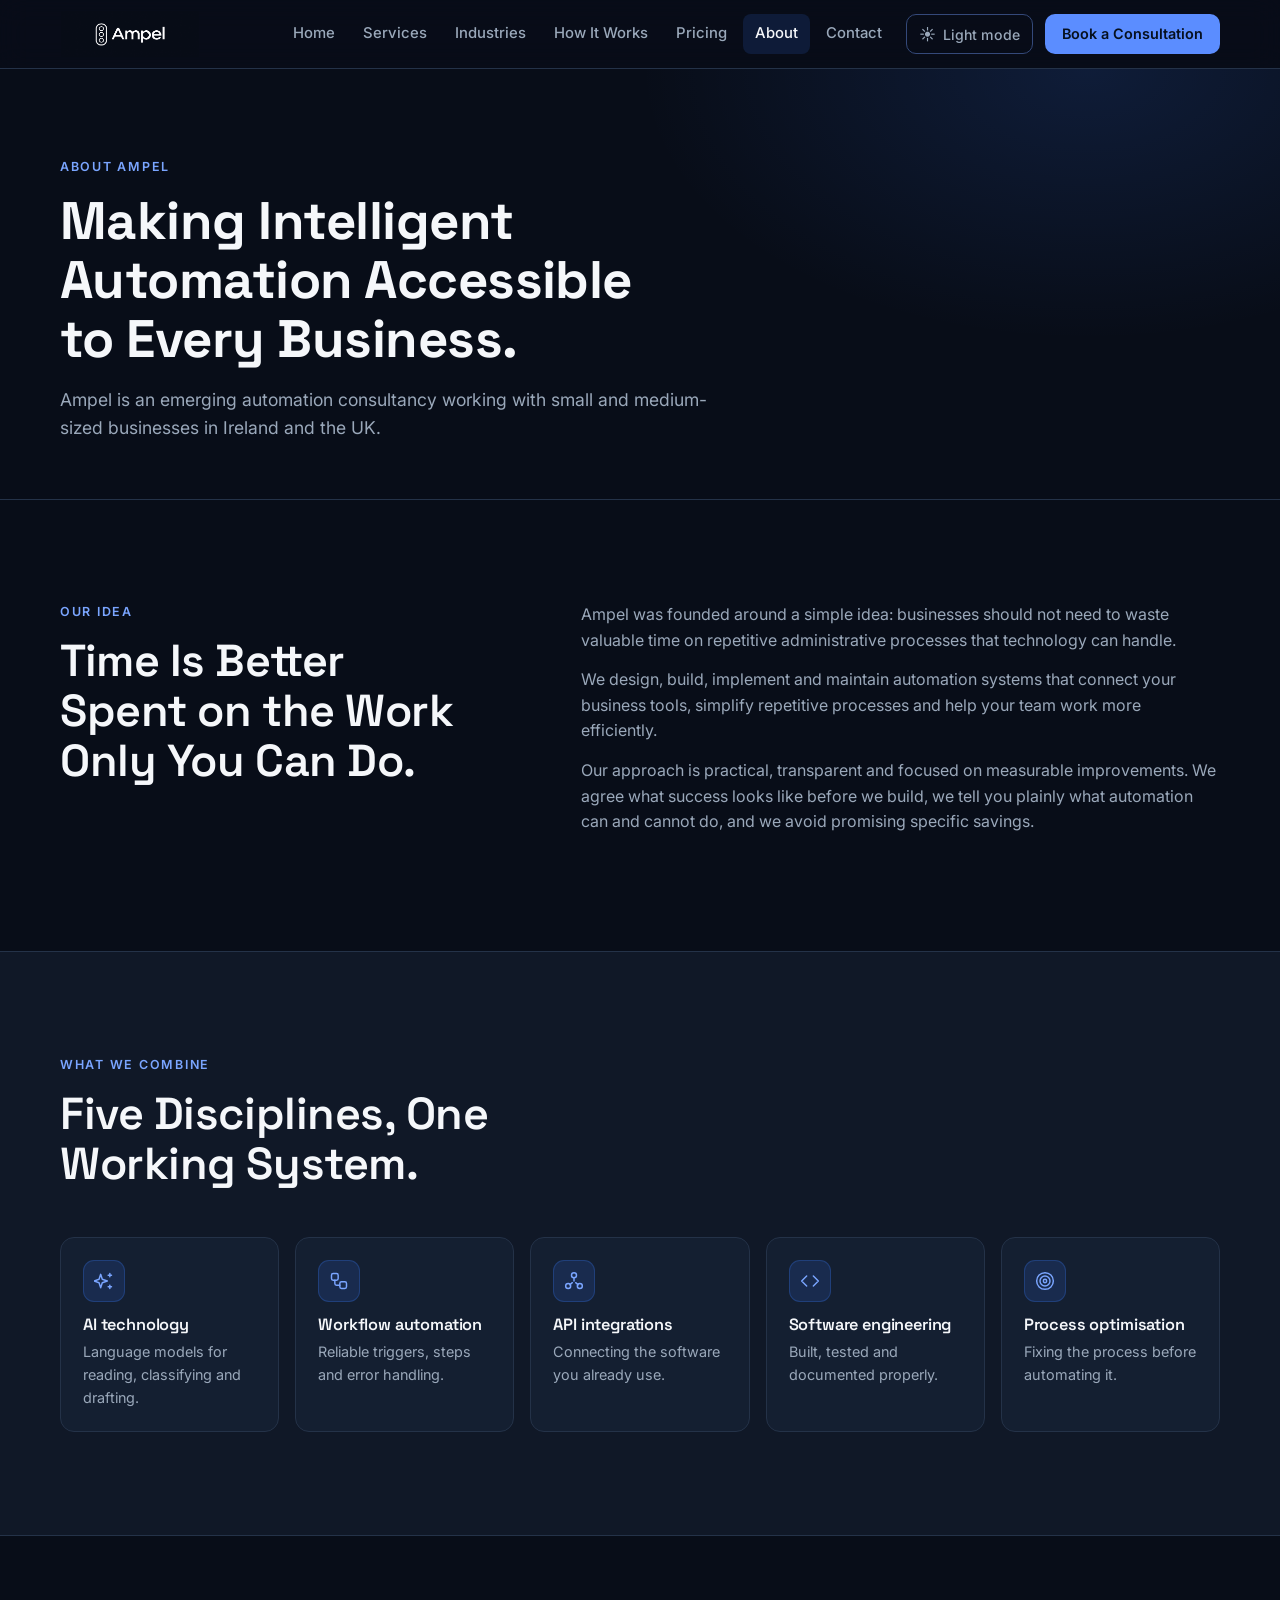
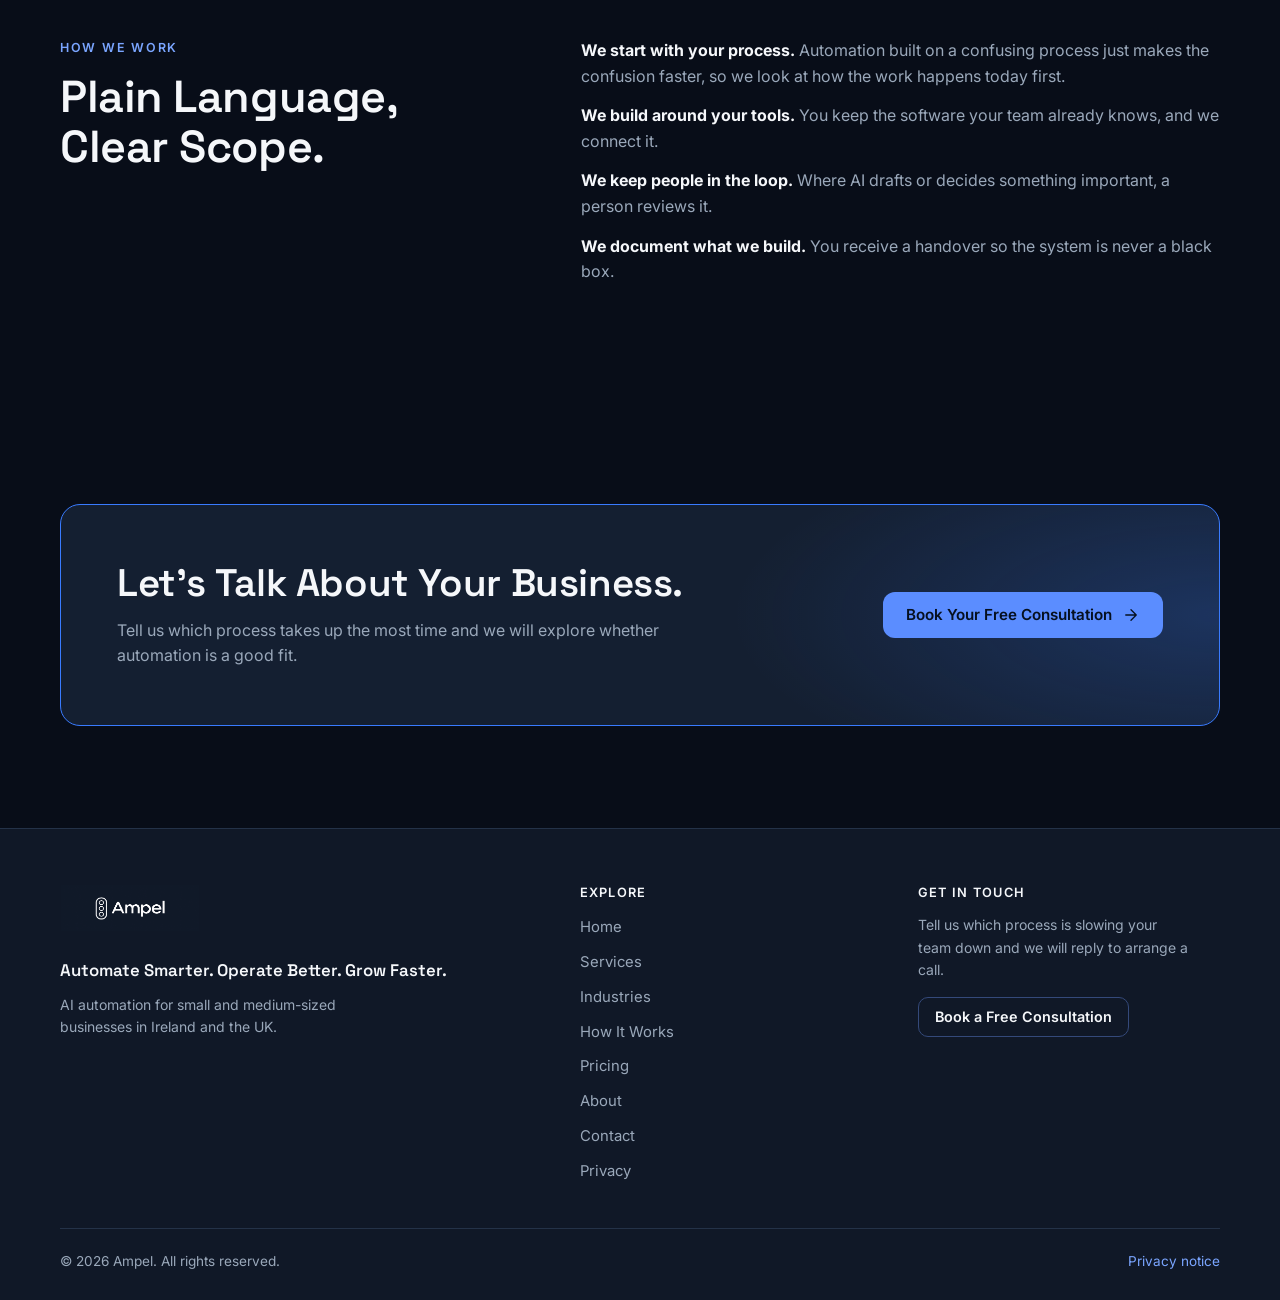
<file: about.html>
<!doctype html>
<html lang="en-IE">
<head>
<meta charset="utf-8">
<meta name="viewport" content="width=device-width, initial-scale=1, viewport-fit=cover">
<title>About Ampel | AI Automation Consultancy</title>
<meta name="description" content="Ampel is an emerging AI automation consultancy helping small and medium-sized businesses in Ireland and the UK simplify repetitive work.">
<meta name="theme-color" content="#080d18">
<meta property="og:title" content="About Ampel | AI Automation Consultancy">
<meta property="og:description" content="Ampel is an emerging AI automation consultancy helping small and medium-sized businesses in Ireland and the UK simplify repetitive work.">
<meta property="og:type" content="website">
<meta property="og:site_name" content="Ampel">
<link rel="icon" href="Ampel image.png" type="image/png">
<link rel="preconnect" href="https://fonts.googleapis.com"><link rel="preconnect" href="https://fonts.gstatic.com" crossorigin><link rel="stylesheet" href="https://fonts.googleapis.com/css2?family=Inter:wght@400;500;600&amp;family=Space+Grotesk:wght@500;600;700&amp;display=swap">
<link rel="stylesheet" href="css/styles.css">

</head>
<body>
<a class="skip" href="#main">Skip to content</a><header class="site-header"><div class="wrap nav"><a class="brand" href="index.html" aria-label="Ampel home"><img class="brand-logo" src="Ampel image.png" alt="Ampel logo"></a><button class="nav-toggle" id="nav-toggle" aria-expanded="false" aria-controls="nav-links" aria-label="Toggle menu"><span class="ic-menu"><svg class="ic" width="22" height="22" viewBox="0 0 24 24" fill="none" stroke="currentColor" stroke-width="1.75" stroke-linecap="round" stroke-linejoin="round" aria-hidden="true"><path d="M4 6h16M4 12h16M4 18h16"/></svg></span><span class="ic-x"><svg class="ic" width="22" height="22" viewBox="0 0 24 24" fill="none" stroke="currentColor" stroke-width="1.75" stroke-linecap="round" stroke-linejoin="round" aria-hidden="true"><path d="M18 6 6 18M6 6l12 12"/></svg></span></button><nav class="nav-links" id="nav-links" aria-label="Main"><a href="index.html">Home</a><a href="services.html">Services</a><a href="industries.html">Industries</a><a href="index.html#how-it-works">How It Works</a><a href="pricing.html">Pricing</a><a href="about.html" aria-current="page">About</a><a href="contact.html">Contact</a><button class="theme-toggle" id="theme-toggle" type="button" aria-pressed="false"><span class="theme-icon" aria-hidden="true">?</span><span class="theme-label">Light mode</span></button><span class="nav-cta"><a class="btn btn-primary btn-sm" href="contact.html#consult">Book a Consultation</a></span></nav></div></header>
<main id="main">
<section class="pg-hero"><div class="wrap"><p class="eyebrow">About Ampel</p><h1>Making Intelligent Automation Accessible to Every Business.</h1><p class="lede">Ampel is an emerging automation consultancy working with small and medium-sized businesses in Ireland and the UK.</p></div></section><section class="section"><div class="wrap split"><div><p class="eyebrow">Our idea</p><h2>Time Is Better Spent on the Work Only You Can Do.</h2></div>
<div class="prose"><p>Ampel was founded around a simple idea: businesses should not need to waste valuable time on repetitive administrative processes that technology can handle.</p>
<p>We design, build, implement and maintain automation systems that connect your business tools, simplify repetitive processes and help your team work more efficiently.</p>
<p>Our approach is practical, transparent and focused on measurable improvements. We agree what success looks like before we build, we tell you plainly what automation can and cannot do, and we avoid promising specific savings.</p></div></div></section>
<section class="section alt"><div class="wrap"><div class="sec-head"><div><p class="eyebrow">What we combine</p><h2>Five Disciplines, One Working System.</h2></div></div>
<div class="pillars"><div class="card"><span class="ib"><svg class="ic" width="20" height="20" viewBox="0 0 24 24" fill="none" stroke="currentColor" stroke-width="1.75" stroke-linecap="round" stroke-linejoin="round" aria-hidden="true"><path d="M9.94 14.06 8 20l-1.94-5.94L0 12l6.06-2.06L8 4l1.94 5.94L16 12zM19 3v4M21 5h-4M19 17v4M21 19h-4"/></svg></span><h3>AI technology</h3><p>Language models for reading, classifying and drafting.</p></div><div class="card"><span class="ib"><svg class="ic" width="20" height="20" viewBox="0 0 24 24" fill="none" stroke="currentColor" stroke-width="1.75" stroke-linecap="round" stroke-linejoin="round" aria-hidden="true"><rect width="8" height="8" x="3" y="3" rx="2"/><path d="M7 11v4a2 2 0 0 0 2 2h4"/><rect width="8" height="8" x="13" y="13" rx="2"/></svg></span><h3>Workflow automation</h3><p>Reliable triggers, steps and error handling.</p></div><div class="card"><span class="ib"><svg class="ic" width="20" height="20" viewBox="0 0 24 24" fill="none" stroke="currentColor" stroke-width="1.75" stroke-linecap="round" stroke-linejoin="round" aria-hidden="true"><circle cx="12" cy="5" r="3"/><circle cx="5" cy="18" r="3"/><circle cx="19" cy="18" r="3"/><path d="M12 8v4M10 14l-3 2.5M14 14l3 2.5"/></svg></span><h3>API integrations</h3><p>Connecting the software you already use.</p></div><div class="card"><span class="ib"><svg class="ic" width="20" height="20" viewBox="0 0 24 24" fill="none" stroke="currentColor" stroke-width="1.75" stroke-linecap="round" stroke-linejoin="round" aria-hidden="true"><path d="m16 18 6-6-6-6M8 6l-6 6 6 6"/></svg></span><h3>Software engineering</h3><p>Built, tested and documented properly.</p></div><div class="card"><span class="ib"><svg class="ic" width="20" height="20" viewBox="0 0 24 24" fill="none" stroke="currentColor" stroke-width="1.75" stroke-linecap="round" stroke-linejoin="round" aria-hidden="true"><circle cx="12" cy="12" r="10"/><circle cx="12" cy="12" r="6"/><circle cx="12" cy="12" r="2"/></svg></span><h3>Process optimisation</h3><p>Fixing the process before automating it.</p></div></div></div></section>
<section class="section"><div class="wrap split"><div><p class="eyebrow">How we work</p><h2>Plain Language, Clear Scope.</h2></div>
<div class="prose"><p><strong>We start with your process.</strong> Automation built on a confusing process just makes the confusion faster, so we look at how the work happens today first.</p>
<p><strong>We build around your tools.</strong> You keep the software your team already knows, and we connect it.</p>
<p><strong>We keep people in the loop.</strong> Where AI drafts or decides something important, a person reviews it.</p>
<p><strong>We document what we build.</strong> You receive a handover so the system is never a black box.</p></div></div></section>
<section class="section"><div class="wrap"><div class="cta"><div><h2>Let's Talk About Your Business.</h2><p>Tell us which process takes up the most time and we will explore whether automation is a good fit.</p></div><a class="btn btn-primary" href="contact.html#consult">Book Your Free Consultation<svg class="ic" width="18" height="18" viewBox="0 0 24 24" fill="none" stroke="currentColor" stroke-width="1.75" stroke-linecap="round" stroke-linejoin="round" aria-hidden="true"><path d="M5 12h14M12 5l7 7-7 7"/></svg></a></div></div></section>
</main>
<footer class="site-footer"><div class="wrap"><div class="foot-grid"><div><a class="brand" href="index.html"><img class="brand-logo" src="Ampel image.png" alt="Ampel logo"></a><p class="foot-tag">Automate Smarter. Operate Better. Grow Faster.</p><p class="muted small" style="max-width:36ch">AI automation for small and medium-sized businesses in Ireland and the UK.</p></div><div><h4>Explore</h4><ul><li><a href="index.html">Home</a></li><li><a href="services.html">Services</a></li><li><a href="industries.html">Industries</a></li><li><a href="index.html#how-it-works">How It Works</a></li><li><a href="pricing.html">Pricing</a></li><li><a href="about.html">About</a></li><li><a href="contact.html">Contact</a></li><li><a href="privacy.html">Privacy</a></li></ul></div><div><h4>Get in touch</h4><p class="muted small" style="margin-bottom:16px;max-width:30ch">Tell us which process is slowing your team down and we will reply to arrange a call.</p><a class="btn btn-ghost btn-sm" href="contact.html#consult">Book a Free Consultation</a></div></div><div class="foot-bottom"><span>© 2026 Ampel. All rights reserved.</span><a href="privacy.html">Privacy notice</a></div></div></footer>
<script src="js/config.js"></script>
<script src="js/main.js"></script>
</body>
</html>
</file>
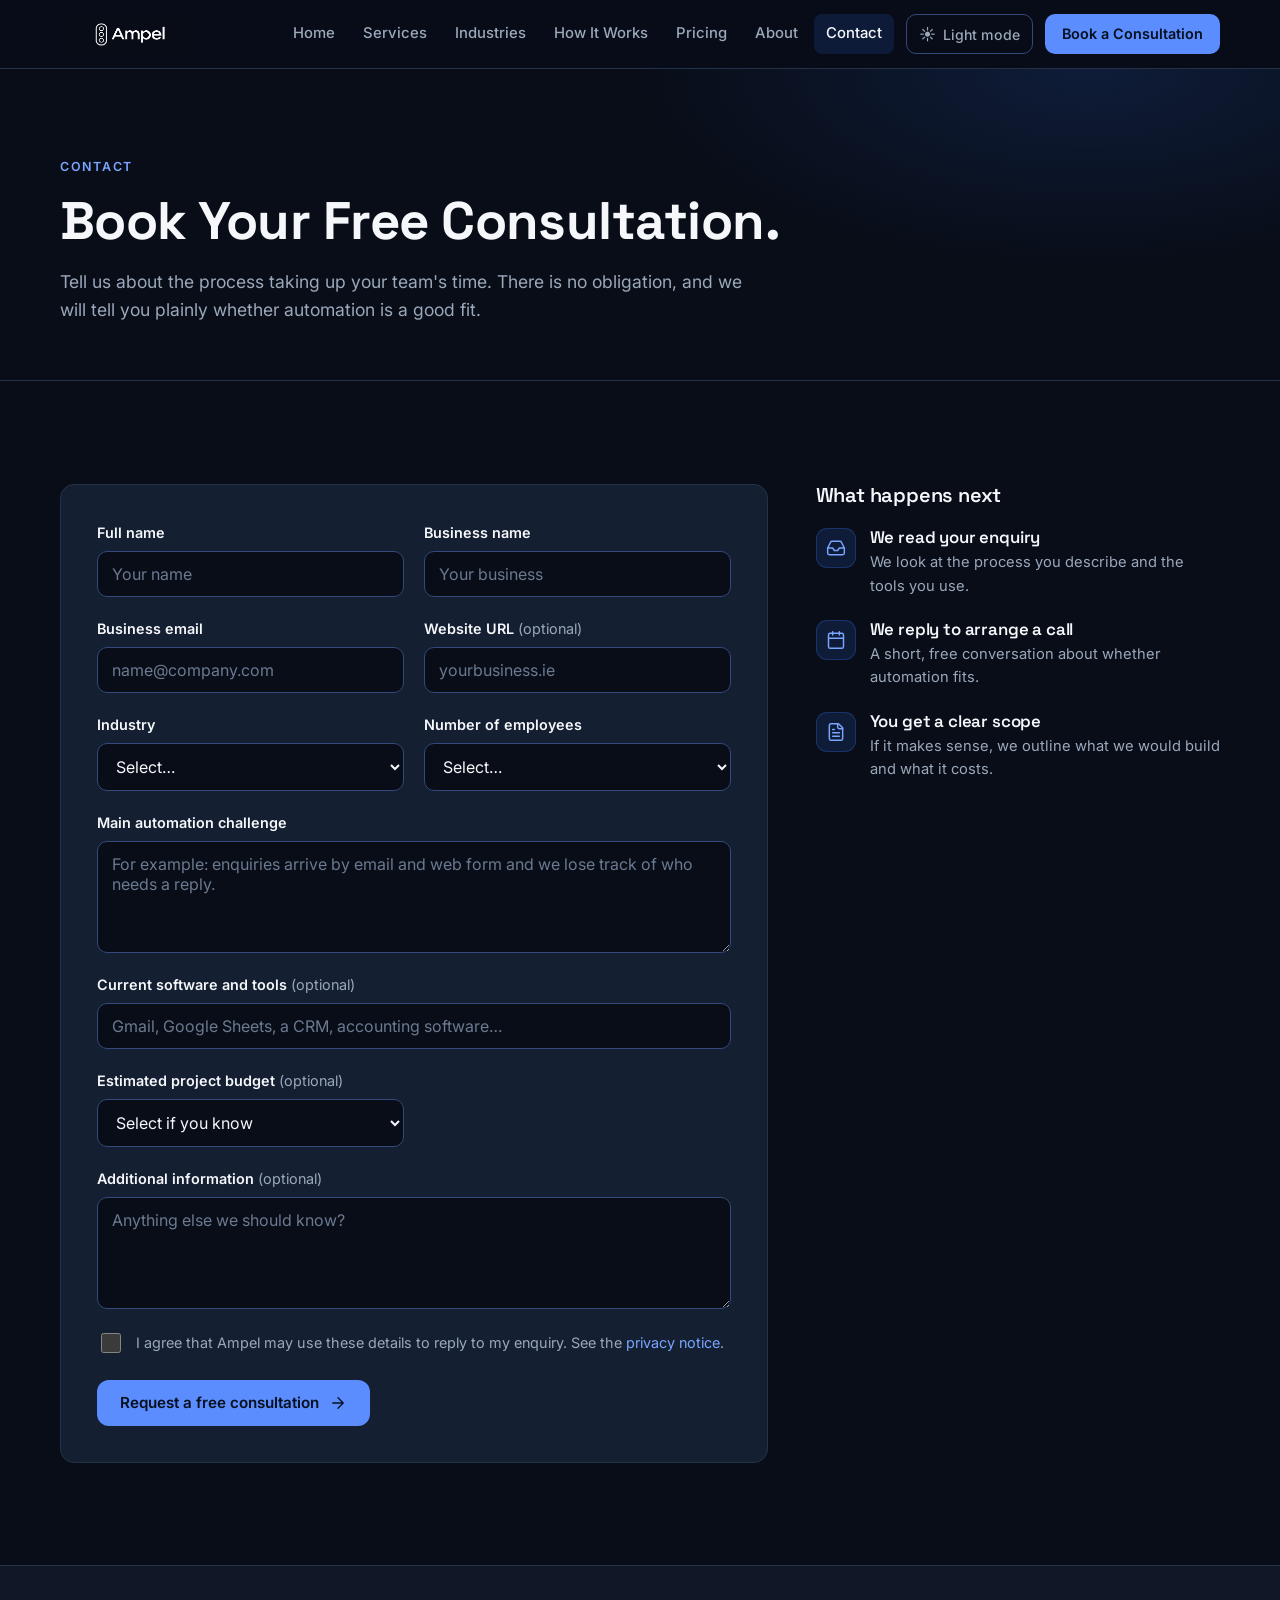
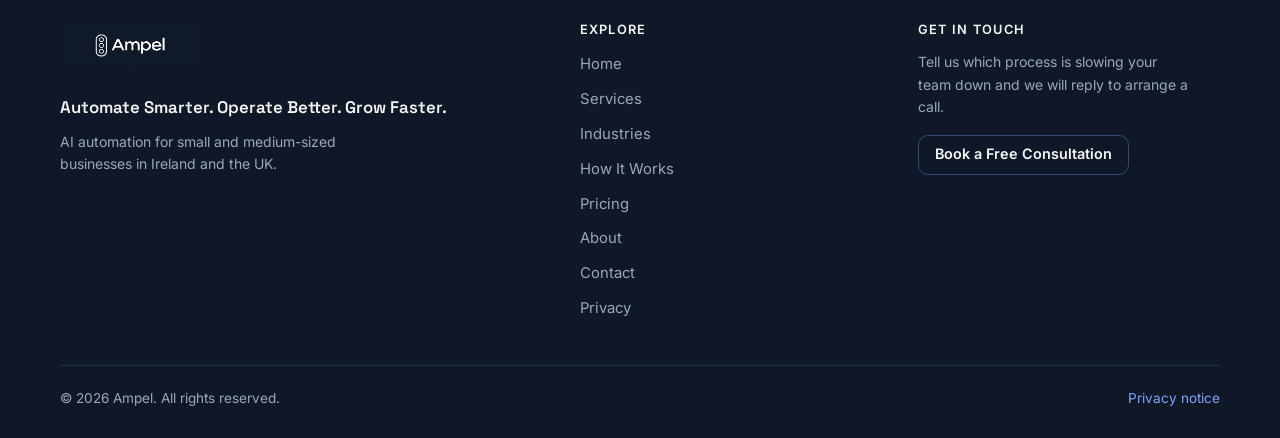
<file: contact.html>
<!doctype html>
<html lang="en-IE">
<head>
<meta charset="utf-8">
<meta name="viewport" content="width=device-width, initial-scale=1, viewport-fit=cover">
<title>Book a Free Consultation | Ampel</title>
<meta name="description" content="Request a free consultation with Ampel. Tell us which repetitive process slows your business down and we will reply to arrange a call.">
<meta name="theme-color" content="#080d18">
<meta property="og:title" content="Book a Free Consultation | Ampel">
<meta property="og:description" content="Request a free consultation with Ampel. Tell us which repetitive process slows your business down and we will reply to arrange a call.">
<meta property="og:type" content="website">
<meta property="og:site_name" content="Ampel">
<link rel="icon" href="Ampel image.png" type="image/png">
<link rel="preconnect" href="https://fonts.googleapis.com"><link rel="preconnect" href="https://fonts.gstatic.com" crossorigin><link rel="stylesheet" href="https://fonts.googleapis.com/css2?family=Inter:wght@400;500;600&amp;family=Space+Grotesk:wght@500;600;700&amp;display=swap">
<link rel="stylesheet" href="css/styles.css">

</head>
<body>
<a class="skip" href="#main">Skip to content</a><header class="site-header"><div class="wrap nav"><a class="brand" href="index.html" aria-label="Ampel home"><img class="brand-logo" src="Ampel image.png" alt="Ampel logo"></a><button class="nav-toggle" id="nav-toggle" aria-expanded="false" aria-controls="nav-links" aria-label="Toggle menu"><span class="ic-menu"><svg class="ic" width="22" height="22" viewBox="0 0 24 24" fill="none" stroke="currentColor" stroke-width="1.75" stroke-linecap="round" stroke-linejoin="round" aria-hidden="true"><path d="M4 6h16M4 12h16M4 18h16"/></svg></span><span class="ic-x"><svg class="ic" width="22" height="22" viewBox="0 0 24 24" fill="none" stroke="currentColor" stroke-width="1.75" stroke-linecap="round" stroke-linejoin="round" aria-hidden="true"><path d="M18 6 6 18M6 6l12 12"/></svg></span></button><nav class="nav-links" id="nav-links" aria-label="Main"><a href="index.html">Home</a><a href="services.html">Services</a><a href="industries.html">Industries</a><a href="index.html#how-it-works">How It Works</a><a href="pricing.html">Pricing</a><a href="about.html">About</a><a href="contact.html" aria-current="page">Contact</a><button class="theme-toggle" id="theme-toggle" type="button" aria-pressed="false"><span class="theme-icon" aria-hidden="true">?</span><span class="theme-label">Light mode</span></button><span class="nav-cta"><a class="btn btn-primary btn-sm" href="contact.html#consult">Book a Consultation</a></span></nav></div></header>
<main id="main">
<section class="pg-hero"><div class="wrap"><p class="eyebrow">Contact</p><h1>Book Your Free Consultation.</h1><p class="lede">Tell us about the process taking up your team's time. There is no obligation, and we will tell you plainly whether automation is a good fit.</p></div></section><section class="section" id="consult"><div class="wrap contact-grid"><div><form id="consult-form" class="card form-card" novalidate>
<div class="form-grid">
<div class="field"><label for="fullName">Full name</label><input id="fullName" name="fullName" type="text" placeholder="Your name" autocomplete="name" aria-describedby="err-fullName"><p class="err" id="err-fullName" role="alert"></p></div>
<div class="field"><label for="businessName">Business name</label><input id="businessName" name="businessName" type="text" placeholder="Your business" autocomplete="organization" aria-describedby="err-businessName"><p class="err" id="err-businessName" role="alert"></p></div>
<div class="field"><label for="email">Business email</label><input id="email" name="email" type="email" placeholder="name@company.com" autocomplete="email" aria-describedby="err-email"><p class="err" id="err-email" role="alert"></p></div>
<div class="field"><label for="website">Website URL <span class=opt>(optional)</span></label><input id="website" name="website" type="text" placeholder="yourbusiness.ie" autocomplete="url" aria-describedby="err-website"><p class="err" id="err-website" role="alert"></p></div>
<div class="field"><label for="industry">Industry</label><select id="industry" name="industry" aria-describedby="err-industry"><option value="">Select…</option><option>Marketing agency</option><option>Recruitment agency</option><option>Estate agent</option><option>Accountant or bookkeeper</option><option>E-commerce</option><option>Professional services</option><option>Trades</option><option>Other</option></select><p class="err" id="err-industry" role="alert"></p></div>
<div class="field"><label for="employees">Number of employees</label><select id="employees" name="employees" aria-describedby="err-employees"><option value="">Select…</option><option>Just me</option><option>2–5</option><option>6–15</option><option>16–50</option><option>51–200</option><option>200+</option></select><p class="err" id="err-employees" role="alert"></p></div>
<div class="field full"><label for="challenge">Main automation challenge</label><textarea id="challenge" name="challenge" rows="4" placeholder="For example: enquiries arrive by email and web form and we lose track of who needs a reply." aria-describedby="err-challenge"></textarea><p class="err" id="err-challenge" role="alert"></p></div>
<div class="field full"><label for="tools">Current software and tools <span class=opt>(optional)</span></label><input id="tools" name="tools" type="text" placeholder="Gmail, Google Sheets, a CRM, accounting software…" autocomplete="" aria-describedby="err-tools"><p class="err" id="err-tools" role="alert"></p></div>
<div class="field"><label for="budget">Estimated project budget <span class=opt>(optional)</span></label><select id="budget" name="budget" aria-describedby="err-budget"><option value="">Select if you know</option><option>Under €500</option><option>€500–€1,000</option><option>€1,000–€2,500</option><option>€2,500+</option><option>Not sure yet</option></select><p class="err" id="err-budget" role="alert"></p></div>
<div class="field full"><label for="notes">Additional information <span class=opt>(optional)</span></label><textarea id="notes" name="notes" rows="3" placeholder="Anything else we should know?" aria-describedby="err-notes"></textarea><p class="err" id="err-notes" role="alert"></p></div>
</div>
<div class="hp" aria-hidden="true"><label for="contact_me_by_fax">Leave this field empty</label><input id="contact_me_by_fax" name="contact_me_by_fax" type="text" tabindex="-1" autocomplete="off"></div>
<div class="field full" style="margin-top:22px"><label class="consent" for="consent"><input id="consent" name="consent" type="checkbox" aria-describedby="err-consent"><span>I agree that Ampel may use these details to reply to my enquiry. See the <a href="privacy.html">privacy notice</a>.</span></label><p class="err" id="err-consent" role="alert"></p></div>
<div class="actions" style="margin-top:24px"><button id="submit-btn" class="btn btn-primary" type="submit"><span>Request a free consultation</span><svg class="ic" width="18" height="18" viewBox="0 0 24 24" fill="none" stroke="currentColor" stroke-width="1.75" stroke-linecap="round" stroke-linejoin="round" aria-hidden="true"><path d="M5 12h14M12 5l7 7-7 7"/></svg></button></div>
<p id="form-status" class="status" role="alert" aria-live="assertive"></p>
</form>
<div id="form-success" class="card form-card success" hidden><span class="ib"><svg class="ic" width="26" height="26" viewBox="0 0 24 24" fill="none" stroke="currentColor" stroke-width="1.75" stroke-linecap="round" stroke-linejoin="round" aria-hidden="true"><path d="M20 6 9 17l-5-5"/></svg></span><h2>Thanks, your request is in.</h2>
<p class="muted">We will review what you have described and reply to arrange a conversation. If you need to add anything, you can send another enquiry.</p></div></div><aside><h3 style="margin-bottom:22px">What happens next</h3><ul class="side-list">
<li><span class="ib"><svg class="ic" width="20" height="20" viewBox="0 0 24 24" fill="none" stroke="currentColor" stroke-width="1.75" stroke-linecap="round" stroke-linejoin="round" aria-hidden="true"><path d="M22 12h-6l-2 3h-4l-2-3H2"/><path d="M5.45 5.11 2 12v6a2 2 0 0 0 2 2h16a2 2 0 0 0 2-2v-6l-3.45-6.89A2 2 0 0 0 16.76 4H7.24a2 2 0 0 0-1.79 1.11z"/></svg></span><h4>We read your enquiry</h4><p>We look at the process you describe and the tools you use.</p></li>
<li><span class="ib"><svg class="ic" width="20" height="20" viewBox="0 0 24 24" fill="none" stroke="currentColor" stroke-width="1.75" stroke-linecap="round" stroke-linejoin="round" aria-hidden="true"><rect width="18" height="18" x="3" y="4" rx="2"/><path d="M16 2v4M8 2v4M3 10h18"/></svg></span><h4>We reply to arrange a call</h4><p>A short, free conversation about whether automation fits.</p></li>
<li><span class="ib"><svg class="ic" width="20" height="20" viewBox="0 0 24 24" fill="none" stroke="currentColor" stroke-width="1.75" stroke-linecap="round" stroke-linejoin="round" aria-hidden="true"><path d="M15 2H6a2 2 0 0 0-2 2v16a2 2 0 0 0 2 2h12a2 2 0 0 0 2-2V7Z"/><path d="M14 2v4a2 2 0 0 0 2 2h4"/><path d="M10 9H8M16 13H8M16 17H8"/></svg></span><h4>You get a clear scope</h4><p>If it makes sense, we outline what we would build and what it costs.</p></li></ul>
<div class="book" data-booking style="margin-top:32px"><div class="card"><h4 style="margin-bottom:8px">Prefer to pick a time?</h4><p class="muted small" style="margin-bottom:16px">Book a free consultation slot directly.</p><a class="btn btn-ghost btn-sm" href="#" target="_blank" rel="noopener">Book a call</a></div></div></aside></div></section>
</main>
<footer class="site-footer"><div class="wrap"><div class="foot-grid"><div><a class="brand" href="index.html"><img class="brand-logo" src="Ampel image.png" alt="Ampel logo"></a><p class="foot-tag">Automate Smarter. Operate Better. Grow Faster.</p><p class="muted small" style="max-width:36ch">AI automation for small and medium-sized businesses in Ireland and the UK.</p></div><div><h4>Explore</h4><ul><li><a href="index.html">Home</a></li><li><a href="services.html">Services</a></li><li><a href="industries.html">Industries</a></li><li><a href="index.html#how-it-works">How It Works</a></li><li><a href="pricing.html">Pricing</a></li><li><a href="about.html">About</a></li><li><a href="contact.html">Contact</a></li><li><a href="privacy.html">Privacy</a></li></ul></div><div><h4>Get in touch</h4><p class="muted small" style="margin-bottom:16px;max-width:30ch">Tell us which process is slowing your team down and we will reply to arrange a call.</p><a class="btn btn-ghost btn-sm" href="contact.html#consult">Book a Free Consultation</a></div></div><div class="foot-bottom"><span>© 2026 Ampel. All rights reserved.</span><a href="privacy.html">Privacy notice</a></div></div></footer>
<script src="js/config.js"></script>
<script src="js/main.js"></script>
</body>
</html>
</file>
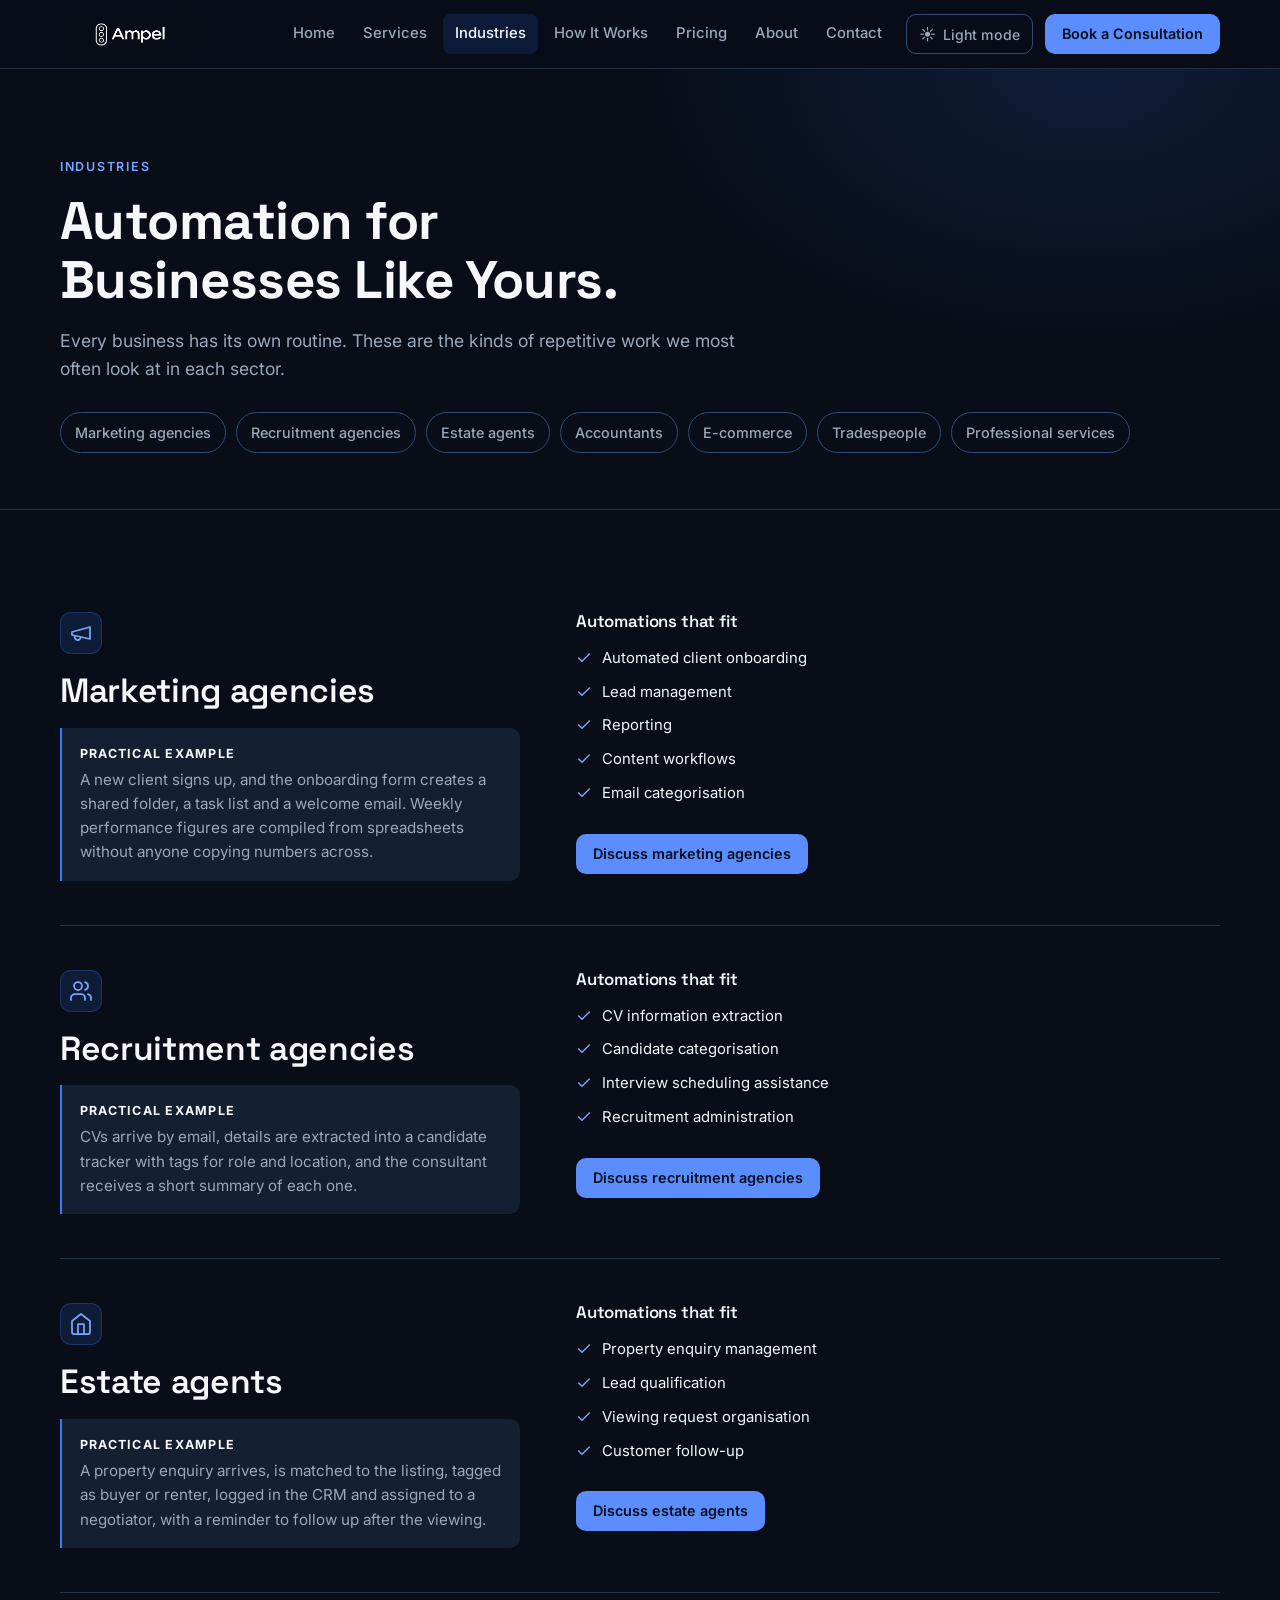
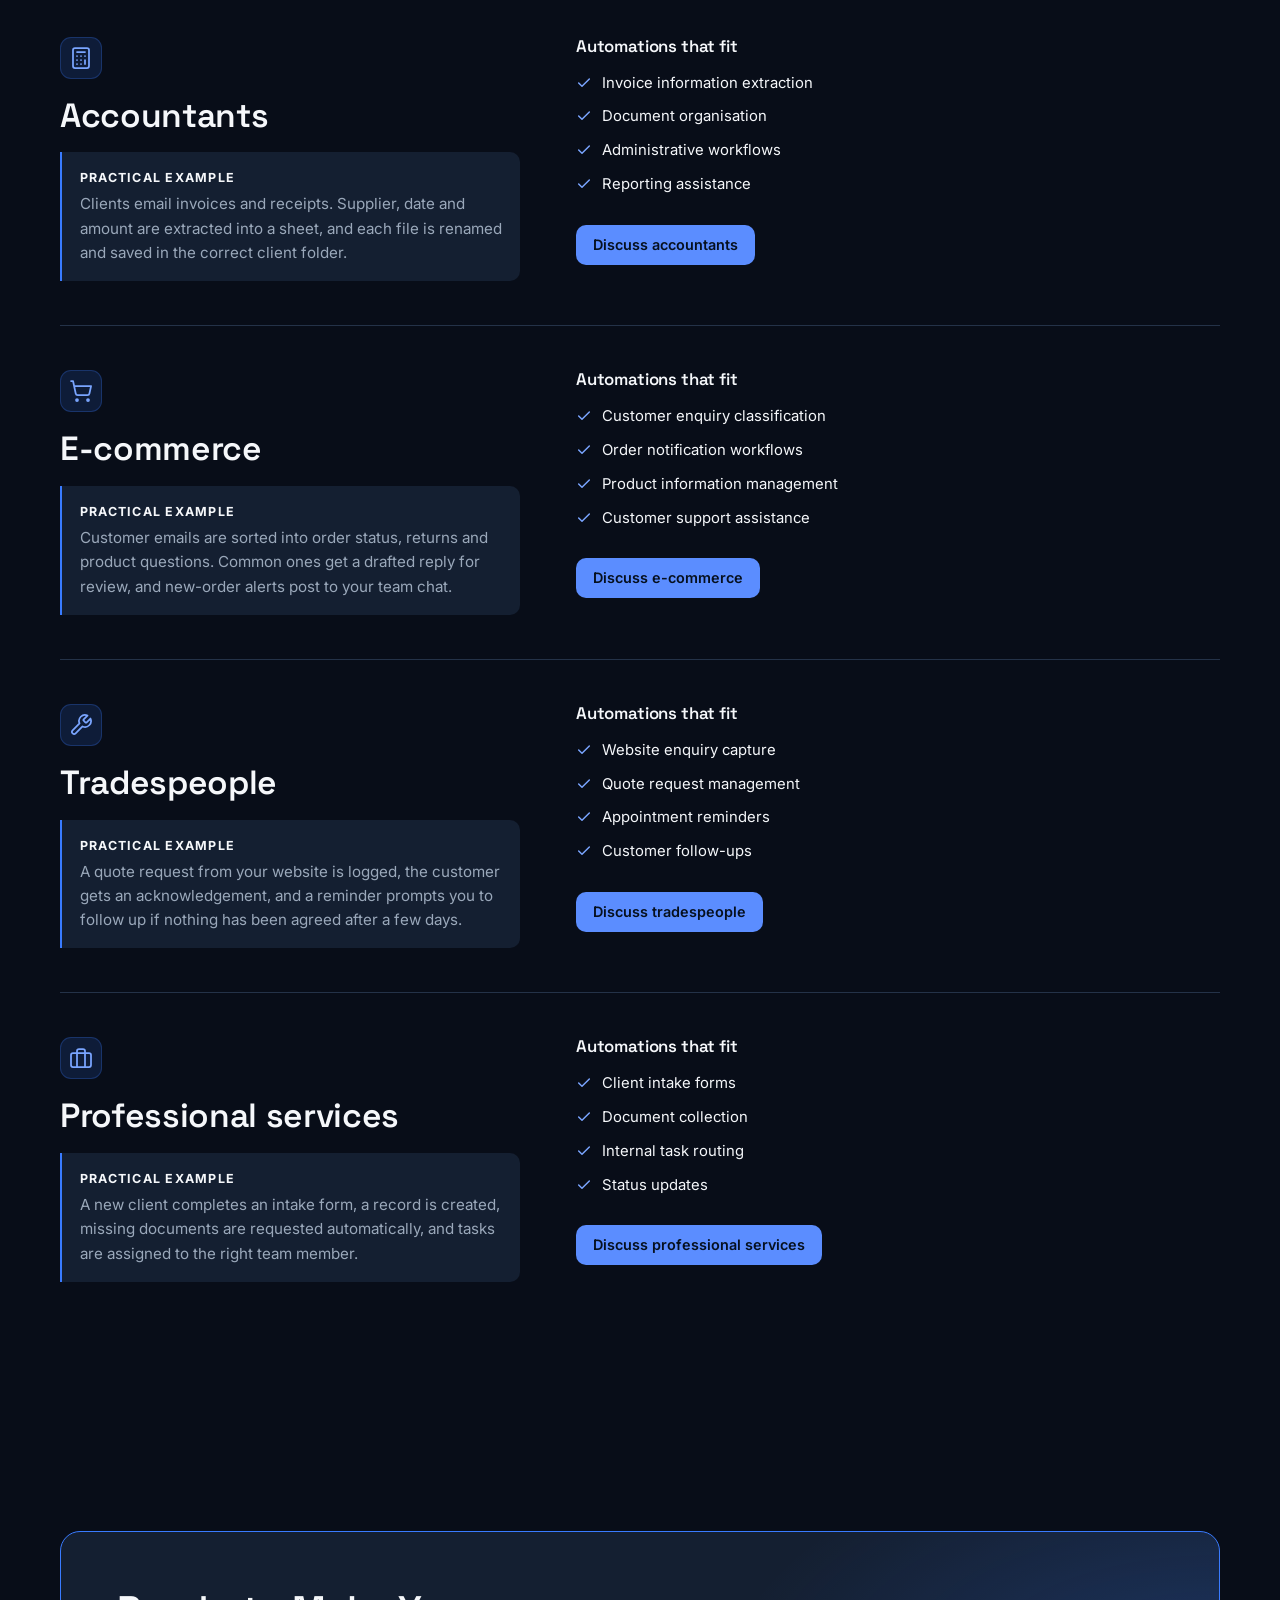
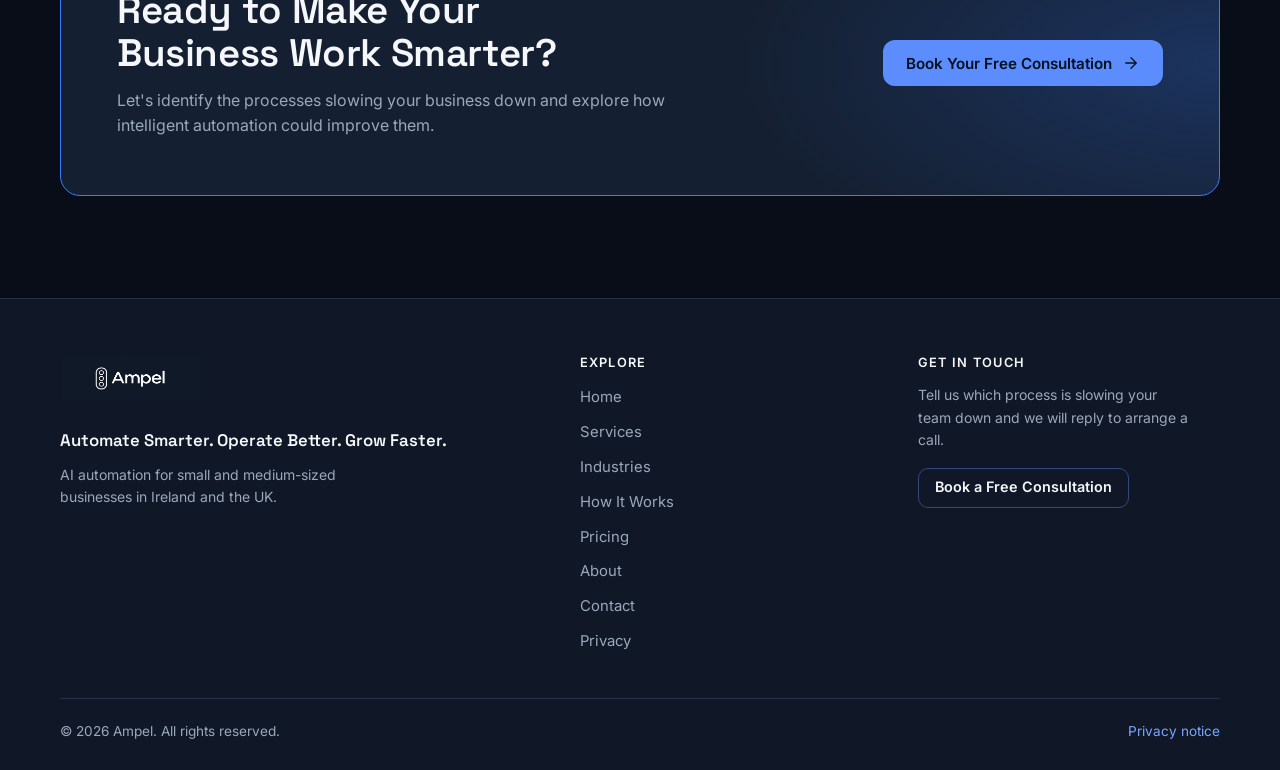
<file: industries.html>
<!doctype html>
<html lang="en-IE">
<head>
<meta charset="utf-8">
<meta name="viewport" content="width=device-width, initial-scale=1, viewport-fit=cover">
<title>AI Automation for Your Industry | Ampel</title>
<meta name="description" content="Workflow automation for marketing agencies, recruiters, estate agents, accountants, e-commerce, tradespeople and professional services in Ireland and the UK.">
<meta name="theme-color" content="#080d18">
<meta property="og:title" content="AI Automation for Your Industry | Ampel">
<meta property="og:description" content="Workflow automation for marketing agencies, recruiters, estate agents, accountants, e-commerce, tradespeople and professional services in Ireland and the UK.">
<meta property="og:type" content="website">
<meta property="og:site_name" content="Ampel">
<link rel="icon" href="Ampel image.png" type="image/png">
<link rel="preconnect" href="https://fonts.googleapis.com"><link rel="preconnect" href="https://fonts.gstatic.com" crossorigin><link rel="stylesheet" href="https://fonts.googleapis.com/css2?family=Inter:wght@400;500;600&amp;family=Space+Grotesk:wght@500;600;700&amp;display=swap">
<link rel="stylesheet" href="css/styles.css">

</head>
<body>
<a class="skip" href="#main">Skip to content</a><header class="site-header"><div class="wrap nav"><a class="brand" href="index.html" aria-label="Ampel home"><img class="brand-logo" src="Ampel image.png" alt="Ampel logo"></a><button class="nav-toggle" id="nav-toggle" aria-expanded="false" aria-controls="nav-links" aria-label="Toggle menu"><span class="ic-menu"><svg class="ic" width="22" height="22" viewBox="0 0 24 24" fill="none" stroke="currentColor" stroke-width="1.75" stroke-linecap="round" stroke-linejoin="round" aria-hidden="true"><path d="M4 6h16M4 12h16M4 18h16"/></svg></span><span class="ic-x"><svg class="ic" width="22" height="22" viewBox="0 0 24 24" fill="none" stroke="currentColor" stroke-width="1.75" stroke-linecap="round" stroke-linejoin="round" aria-hidden="true"><path d="M18 6 6 18M6 6l12 12"/></svg></span></button><nav class="nav-links" id="nav-links" aria-label="Main"><a href="index.html">Home</a><a href="services.html">Services</a><a href="industries.html" aria-current="page">Industries</a><a href="index.html#how-it-works">How It Works</a><a href="pricing.html">Pricing</a><a href="about.html">About</a><a href="contact.html">Contact</a><button class="theme-toggle" id="theme-toggle" type="button" aria-pressed="false"><span class="theme-icon" aria-hidden="true">?</span><span class="theme-label">Light mode</span></button><span class="nav-cta"><a class="btn btn-primary btn-sm" href="contact.html#consult">Book a Consultation</a></span></nav></div></header>
<main id="main">
<section class="pg-hero"><div class="wrap"><p class="eyebrow">Industries</p><h1>Automation for Businesses Like Yours.</h1><p class="lede">Every business has its own routine. These are the kinds of repetitive work we most often look at in each sector.</p><div class="subnav"><a href="#marketing">Marketing agencies</a><a href="#recruitment">Recruitment agencies</a><a href="#estate">Estate agents</a><a href="#accountants">Accountants</a><a href="#ecommerce">E-commerce</a><a href="#trades">Tradespeople</a><a href="#professional">Professional services</a></div></div></section><section class="section"><div class="wrap"><div class="ind-block" id="marketing"><div><span class="ib"><svg class="ic" width="24" height="24" viewBox="0 0 24 24" fill="none" stroke="currentColor" stroke-width="1.75" stroke-linecap="round" stroke-linejoin="round" aria-hidden="true"><path d="m3 11 18-5v12L3 14v-3z"/><path d="M11.6 16.8a3 3 0 1 1-5.8-1.6"/></svg></span><h2 style="margin-top:18px">Marketing agencies</h2>
<p class="ex"><strong>Practical example</strong>A new client signs up, and the onboarding form creates a shared folder, a task list and a welcome email. Weekly performance figures are compiled from spreadsheets without anyone copying numbers across.</p></div>
<div><h4 style="margin-bottom:16px">Automations that fit</h4><ul class="checks"><li><svg class="ic" width="16" height="16" viewBox="0 0 24 24" fill="none" stroke="currentColor" stroke-width="2.2" stroke-linecap="round" stroke-linejoin="round" aria-hidden="true"><path d="M20 6 9 17l-5-5"/></svg><span>Automated client onboarding</span></li><li><svg class="ic" width="16" height="16" viewBox="0 0 24 24" fill="none" stroke="currentColor" stroke-width="2.2" stroke-linecap="round" stroke-linejoin="round" aria-hidden="true"><path d="M20 6 9 17l-5-5"/></svg><span>Lead management</span></li><li><svg class="ic" width="16" height="16" viewBox="0 0 24 24" fill="none" stroke="currentColor" stroke-width="2.2" stroke-linecap="round" stroke-linejoin="round" aria-hidden="true"><path d="M20 6 9 17l-5-5"/></svg><span>Reporting</span></li><li><svg class="ic" width="16" height="16" viewBox="0 0 24 24" fill="none" stroke="currentColor" stroke-width="2.2" stroke-linecap="round" stroke-linejoin="round" aria-hidden="true"><path d="M20 6 9 17l-5-5"/></svg><span>Content workflows</span></li><li><svg class="ic" width="16" height="16" viewBox="0 0 24 24" fill="none" stroke="currentColor" stroke-width="2.2" stroke-linecap="round" stroke-linejoin="round" aria-hidden="true"><path d="M20 6 9 17l-5-5"/></svg><span>Email categorisation</span></li></ul>
<div class="actions" style="margin-top:28px"><a class="btn btn-primary btn-sm" href="contact.html#consult">Discuss marketing agencies</a></div></div></div><div class="ind-block" id="recruitment"><div><span class="ib"><svg class="ic" width="24" height="24" viewBox="0 0 24 24" fill="none" stroke="currentColor" stroke-width="1.75" stroke-linecap="round" stroke-linejoin="round" aria-hidden="true"><path d="M16 21v-2a4 4 0 0 0-4-4H6a4 4 0 0 0-4 4v2"/><circle cx="9" cy="7" r="4"/><path d="M22 21v-2a4 4 0 0 0-3-3.87M16 3.13a4 4 0 0 1 0 7.75"/></svg></span><h2 style="margin-top:18px">Recruitment agencies</h2>
<p class="ex"><strong>Practical example</strong>CVs arrive by email, details are extracted into a candidate tracker with tags for role and location, and the consultant receives a short summary of each one.</p></div>
<div><h4 style="margin-bottom:16px">Automations that fit</h4><ul class="checks"><li><svg class="ic" width="16" height="16" viewBox="0 0 24 24" fill="none" stroke="currentColor" stroke-width="2.2" stroke-linecap="round" stroke-linejoin="round" aria-hidden="true"><path d="M20 6 9 17l-5-5"/></svg><span>CV information extraction</span></li><li><svg class="ic" width="16" height="16" viewBox="0 0 24 24" fill="none" stroke="currentColor" stroke-width="2.2" stroke-linecap="round" stroke-linejoin="round" aria-hidden="true"><path d="M20 6 9 17l-5-5"/></svg><span>Candidate categorisation</span></li><li><svg class="ic" width="16" height="16" viewBox="0 0 24 24" fill="none" stroke="currentColor" stroke-width="2.2" stroke-linecap="round" stroke-linejoin="round" aria-hidden="true"><path d="M20 6 9 17l-5-5"/></svg><span>Interview scheduling assistance</span></li><li><svg class="ic" width="16" height="16" viewBox="0 0 24 24" fill="none" stroke="currentColor" stroke-width="2.2" stroke-linecap="round" stroke-linejoin="round" aria-hidden="true"><path d="M20 6 9 17l-5-5"/></svg><span>Recruitment administration</span></li></ul>
<div class="actions" style="margin-top:28px"><a class="btn btn-primary btn-sm" href="contact.html#consult">Discuss recruitment agencies</a></div></div></div><div class="ind-block" id="estate"><div><span class="ib"><svg class="ic" width="24" height="24" viewBox="0 0 24 24" fill="none" stroke="currentColor" stroke-width="1.75" stroke-linecap="round" stroke-linejoin="round" aria-hidden="true"><path d="m3 9 9-7 9 7v11a2 2 0 0 1-2 2H5a2 2 0 0 1-2-2z"/><path d="M9 22V12h6v10"/></svg></span><h2 style="margin-top:18px">Estate agents</h2>
<p class="ex"><strong>Practical example</strong>A property enquiry arrives, is matched to the listing, tagged as buyer or renter, logged in the CRM and assigned to a negotiator, with a reminder to follow up after the viewing.</p></div>
<div><h4 style="margin-bottom:16px">Automations that fit</h4><ul class="checks"><li><svg class="ic" width="16" height="16" viewBox="0 0 24 24" fill="none" stroke="currentColor" stroke-width="2.2" stroke-linecap="round" stroke-linejoin="round" aria-hidden="true"><path d="M20 6 9 17l-5-5"/></svg><span>Property enquiry management</span></li><li><svg class="ic" width="16" height="16" viewBox="0 0 24 24" fill="none" stroke="currentColor" stroke-width="2.2" stroke-linecap="round" stroke-linejoin="round" aria-hidden="true"><path d="M20 6 9 17l-5-5"/></svg><span>Lead qualification</span></li><li><svg class="ic" width="16" height="16" viewBox="0 0 24 24" fill="none" stroke="currentColor" stroke-width="2.2" stroke-linecap="round" stroke-linejoin="round" aria-hidden="true"><path d="M20 6 9 17l-5-5"/></svg><span>Viewing request organisation</span></li><li><svg class="ic" width="16" height="16" viewBox="0 0 24 24" fill="none" stroke="currentColor" stroke-width="2.2" stroke-linecap="round" stroke-linejoin="round" aria-hidden="true"><path d="M20 6 9 17l-5-5"/></svg><span>Customer follow-up</span></li></ul>
<div class="actions" style="margin-top:28px"><a class="btn btn-primary btn-sm" href="contact.html#consult">Discuss estate agents</a></div></div></div><div class="ind-block" id="accountants"><div><span class="ib"><svg class="ic" width="24" height="24" viewBox="0 0 24 24" fill="none" stroke="currentColor" stroke-width="1.75" stroke-linecap="round" stroke-linejoin="round" aria-hidden="true"><rect width="16" height="20" x="4" y="2" rx="2"/><path d="M8 6h8M16 14v4M16 10h.01M12 10h.01M8 10h.01M12 14h.01M8 14h.01M12 18h.01M8 18h.01"/></svg></span><h2 style="margin-top:18px">Accountants</h2>
<p class="ex"><strong>Practical example</strong>Clients email invoices and receipts. Supplier, date and amount are extracted into a sheet, and each file is renamed and saved in the correct client folder.</p></div>
<div><h4 style="margin-bottom:16px">Automations that fit</h4><ul class="checks"><li><svg class="ic" width="16" height="16" viewBox="0 0 24 24" fill="none" stroke="currentColor" stroke-width="2.2" stroke-linecap="round" stroke-linejoin="round" aria-hidden="true"><path d="M20 6 9 17l-5-5"/></svg><span>Invoice information extraction</span></li><li><svg class="ic" width="16" height="16" viewBox="0 0 24 24" fill="none" stroke="currentColor" stroke-width="2.2" stroke-linecap="round" stroke-linejoin="round" aria-hidden="true"><path d="M20 6 9 17l-5-5"/></svg><span>Document organisation</span></li><li><svg class="ic" width="16" height="16" viewBox="0 0 24 24" fill="none" stroke="currentColor" stroke-width="2.2" stroke-linecap="round" stroke-linejoin="round" aria-hidden="true"><path d="M20 6 9 17l-5-5"/></svg><span>Administrative workflows</span></li><li><svg class="ic" width="16" height="16" viewBox="0 0 24 24" fill="none" stroke="currentColor" stroke-width="2.2" stroke-linecap="round" stroke-linejoin="round" aria-hidden="true"><path d="M20 6 9 17l-5-5"/></svg><span>Reporting assistance</span></li></ul>
<div class="actions" style="margin-top:28px"><a class="btn btn-primary btn-sm" href="contact.html#consult">Discuss accountants</a></div></div></div><div class="ind-block" id="ecommerce"><div><span class="ib"><svg class="ic" width="24" height="24" viewBox="0 0 24 24" fill="none" stroke="currentColor" stroke-width="1.75" stroke-linecap="round" stroke-linejoin="round" aria-hidden="true"><circle cx="8" cy="21" r="1"/><circle cx="19" cy="21" r="1"/><path d="M2.05 2.05h2l2.66 12.42a2 2 0 0 0 2 1.58h9.78a2 2 0 0 0 1.95-1.57l1.65-7.43H5.12"/></svg></span><h2 style="margin-top:18px">E-commerce</h2>
<p class="ex"><strong>Practical example</strong>Customer emails are sorted into order status, returns and product questions. Common ones get a drafted reply for review, and new-order alerts post to your team chat.</p></div>
<div><h4 style="margin-bottom:16px">Automations that fit</h4><ul class="checks"><li><svg class="ic" width="16" height="16" viewBox="0 0 24 24" fill="none" stroke="currentColor" stroke-width="2.2" stroke-linecap="round" stroke-linejoin="round" aria-hidden="true"><path d="M20 6 9 17l-5-5"/></svg><span>Customer enquiry classification</span></li><li><svg class="ic" width="16" height="16" viewBox="0 0 24 24" fill="none" stroke="currentColor" stroke-width="2.2" stroke-linecap="round" stroke-linejoin="round" aria-hidden="true"><path d="M20 6 9 17l-5-5"/></svg><span>Order notification workflows</span></li><li><svg class="ic" width="16" height="16" viewBox="0 0 24 24" fill="none" stroke="currentColor" stroke-width="2.2" stroke-linecap="round" stroke-linejoin="round" aria-hidden="true"><path d="M20 6 9 17l-5-5"/></svg><span>Product information management</span></li><li><svg class="ic" width="16" height="16" viewBox="0 0 24 24" fill="none" stroke="currentColor" stroke-width="2.2" stroke-linecap="round" stroke-linejoin="round" aria-hidden="true"><path d="M20 6 9 17l-5-5"/></svg><span>Customer support assistance</span></li></ul>
<div class="actions" style="margin-top:28px"><a class="btn btn-primary btn-sm" href="contact.html#consult">Discuss e-commerce</a></div></div></div><div class="ind-block" id="trades"><div><span class="ib"><svg class="ic" width="24" height="24" viewBox="0 0 24 24" fill="none" stroke="currentColor" stroke-width="1.75" stroke-linecap="round" stroke-linejoin="round" aria-hidden="true"><path d="M14.7 6.3a1 1 0 0 0 0 1.4l1.6 1.6a1 1 0 0 0 1.4 0l3.77-3.77a6 6 0 0 1-7.94 7.94l-6.91 6.91a2.12 2.12 0 0 1-3-3l6.91-6.91a6 6 0 0 1 7.94-7.94z"/></svg></span><h2 style="margin-top:18px">Tradespeople</h2>
<p class="ex"><strong>Practical example</strong>A quote request from your website is logged, the customer gets an acknowledgement, and a reminder prompts you to follow up if nothing has been agreed after a few days.</p></div>
<div><h4 style="margin-bottom:16px">Automations that fit</h4><ul class="checks"><li><svg class="ic" width="16" height="16" viewBox="0 0 24 24" fill="none" stroke="currentColor" stroke-width="2.2" stroke-linecap="round" stroke-linejoin="round" aria-hidden="true"><path d="M20 6 9 17l-5-5"/></svg><span>Website enquiry capture</span></li><li><svg class="ic" width="16" height="16" viewBox="0 0 24 24" fill="none" stroke="currentColor" stroke-width="2.2" stroke-linecap="round" stroke-linejoin="round" aria-hidden="true"><path d="M20 6 9 17l-5-5"/></svg><span>Quote request management</span></li><li><svg class="ic" width="16" height="16" viewBox="0 0 24 24" fill="none" stroke="currentColor" stroke-width="2.2" stroke-linecap="round" stroke-linejoin="round" aria-hidden="true"><path d="M20 6 9 17l-5-5"/></svg><span>Appointment reminders</span></li><li><svg class="ic" width="16" height="16" viewBox="0 0 24 24" fill="none" stroke="currentColor" stroke-width="2.2" stroke-linecap="round" stroke-linejoin="round" aria-hidden="true"><path d="M20 6 9 17l-5-5"/></svg><span>Customer follow-ups</span></li></ul>
<div class="actions" style="margin-top:28px"><a class="btn btn-primary btn-sm" href="contact.html#consult">Discuss tradespeople</a></div></div></div><div class="ind-block" id="professional"><div><span class="ib"><svg class="ic" width="24" height="24" viewBox="0 0 24 24" fill="none" stroke="currentColor" stroke-width="1.75" stroke-linecap="round" stroke-linejoin="round" aria-hidden="true"><rect width="20" height="14" x="2" y="7" rx="2"/><path d="M16 21V5a2 2 0 0 0-2-2h-4a2 2 0 0 0-2 2v16"/></svg></span><h2 style="margin-top:18px">Professional services</h2>
<p class="ex"><strong>Practical example</strong>A new client completes an intake form, a record is created, missing documents are requested automatically, and tasks are assigned to the right team member.</p></div>
<div><h4 style="margin-bottom:16px">Automations that fit</h4><ul class="checks"><li><svg class="ic" width="16" height="16" viewBox="0 0 24 24" fill="none" stroke="currentColor" stroke-width="2.2" stroke-linecap="round" stroke-linejoin="round" aria-hidden="true"><path d="M20 6 9 17l-5-5"/></svg><span>Client intake forms</span></li><li><svg class="ic" width="16" height="16" viewBox="0 0 24 24" fill="none" stroke="currentColor" stroke-width="2.2" stroke-linecap="round" stroke-linejoin="round" aria-hidden="true"><path d="M20 6 9 17l-5-5"/></svg><span>Document collection</span></li><li><svg class="ic" width="16" height="16" viewBox="0 0 24 24" fill="none" stroke="currentColor" stroke-width="2.2" stroke-linecap="round" stroke-linejoin="round" aria-hidden="true"><path d="M20 6 9 17l-5-5"/></svg><span>Internal task routing</span></li><li><svg class="ic" width="16" height="16" viewBox="0 0 24 24" fill="none" stroke="currentColor" stroke-width="2.2" stroke-linecap="round" stroke-linejoin="round" aria-hidden="true"><path d="M20 6 9 17l-5-5"/></svg><span>Status updates</span></li></ul>
<div class="actions" style="margin-top:28px"><a class="btn btn-primary btn-sm" href="contact.html#consult">Discuss professional services</a></div></div></div></div></section><section class="section"><div class="wrap"><div class="cta"><div><h2>Ready to Make Your Business Work Smarter?</h2><p>Let's identify the processes slowing your business down and explore how intelligent automation could improve them.</p></div><a class="btn btn-primary" href="contact.html#consult">Book Your Free Consultation<svg class="ic" width="18" height="18" viewBox="0 0 24 24" fill="none" stroke="currentColor" stroke-width="1.75" stroke-linecap="round" stroke-linejoin="round" aria-hidden="true"><path d="M5 12h14M12 5l7 7-7 7"/></svg></a></div></div></section>
</main>
<footer class="site-footer"><div class="wrap"><div class="foot-grid"><div><a class="brand" href="index.html"><img class="brand-logo" src="Ampel image.png" alt="Ampel logo"></a><p class="foot-tag">Automate Smarter. Operate Better. Grow Faster.</p><p class="muted small" style="max-width:36ch">AI automation for small and medium-sized businesses in Ireland and the UK.</p></div><div><h4>Explore</h4><ul><li><a href="index.html">Home</a></li><li><a href="services.html">Services</a></li><li><a href="industries.html">Industries</a></li><li><a href="index.html#how-it-works">How It Works</a></li><li><a href="pricing.html">Pricing</a></li><li><a href="about.html">About</a></li><li><a href="contact.html">Contact</a></li><li><a href="privacy.html">Privacy</a></li></ul></div><div><h4>Get in touch</h4><p class="muted small" style="margin-bottom:16px;max-width:30ch">Tell us which process is slowing your team down and we will reply to arrange a call.</p><a class="btn btn-ghost btn-sm" href="contact.html#consult">Book a Free Consultation</a></div></div><div class="foot-bottom"><span>© 2026 Ampel. All rights reserved.</span><a href="privacy.html">Privacy notice</a></div></div></footer>
<script src="js/config.js"></script>
<script src="js/main.js"></script>
</body>
</html>
</file>
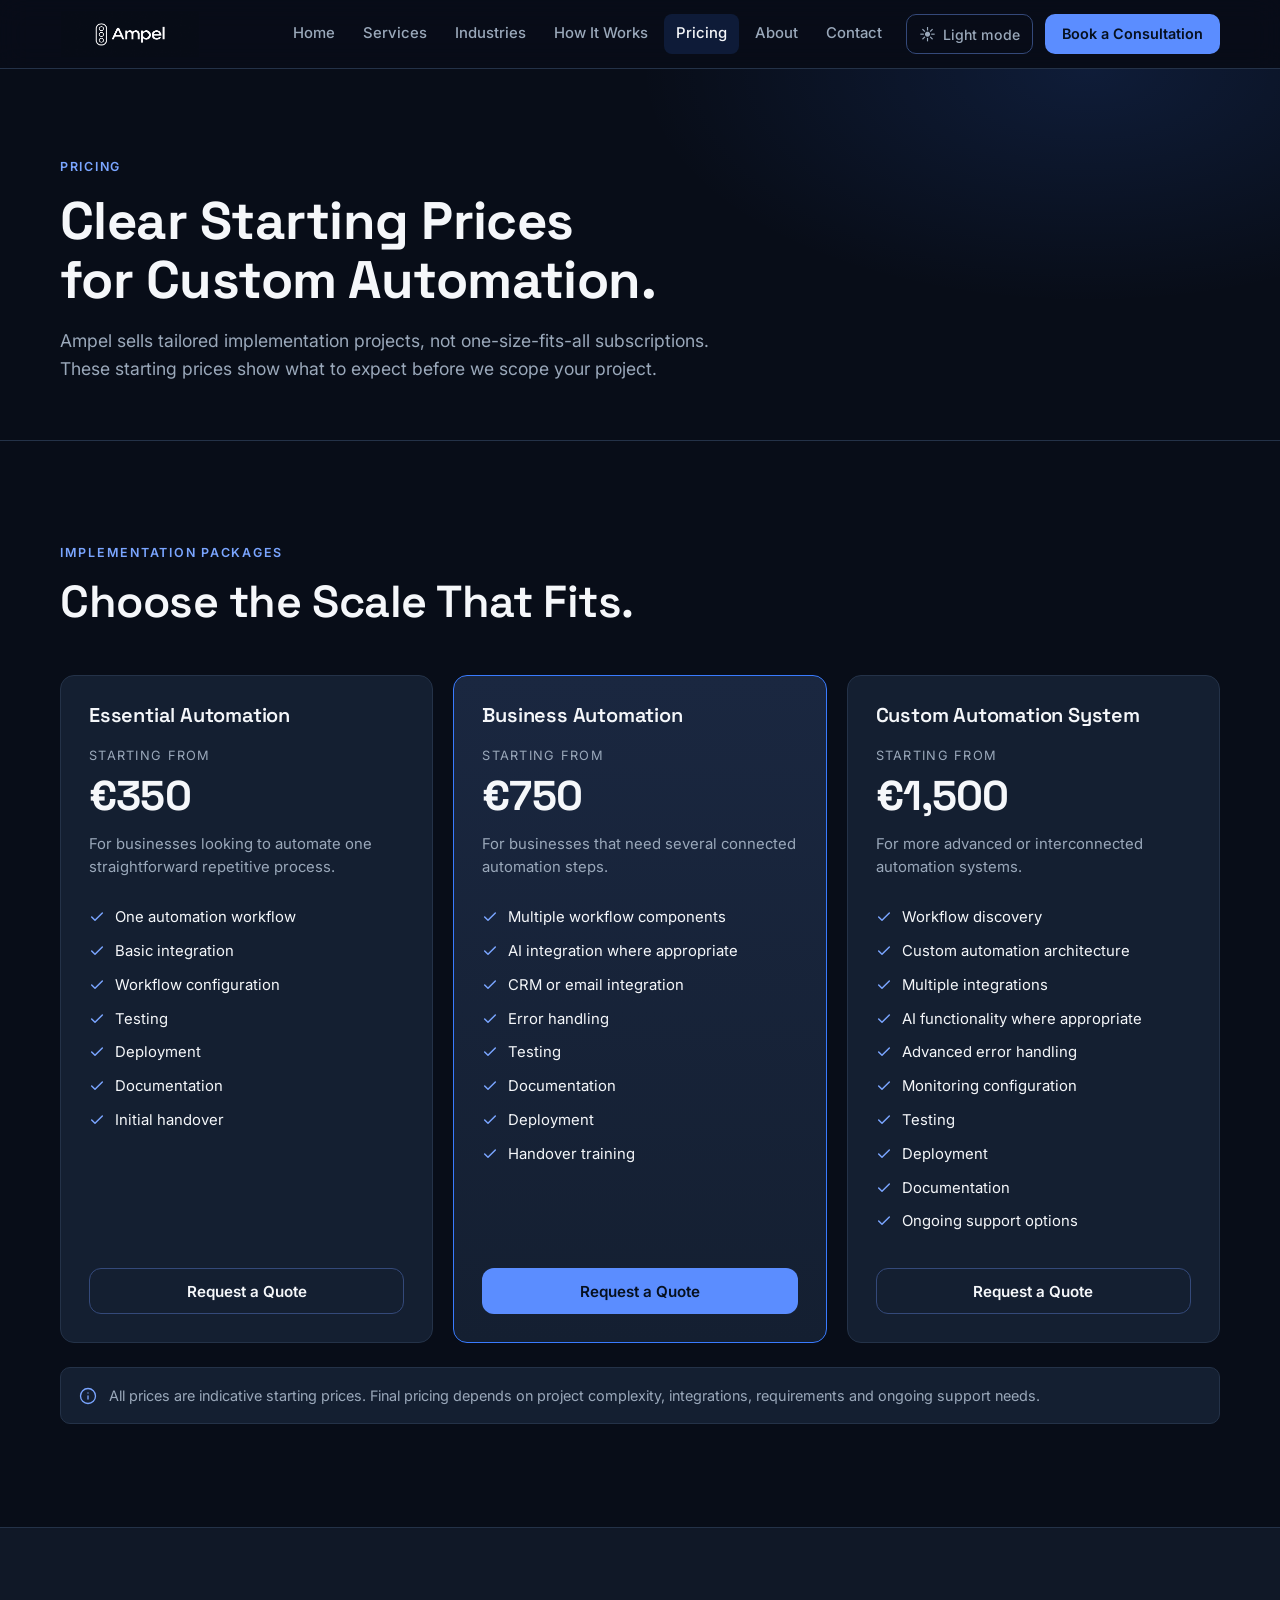
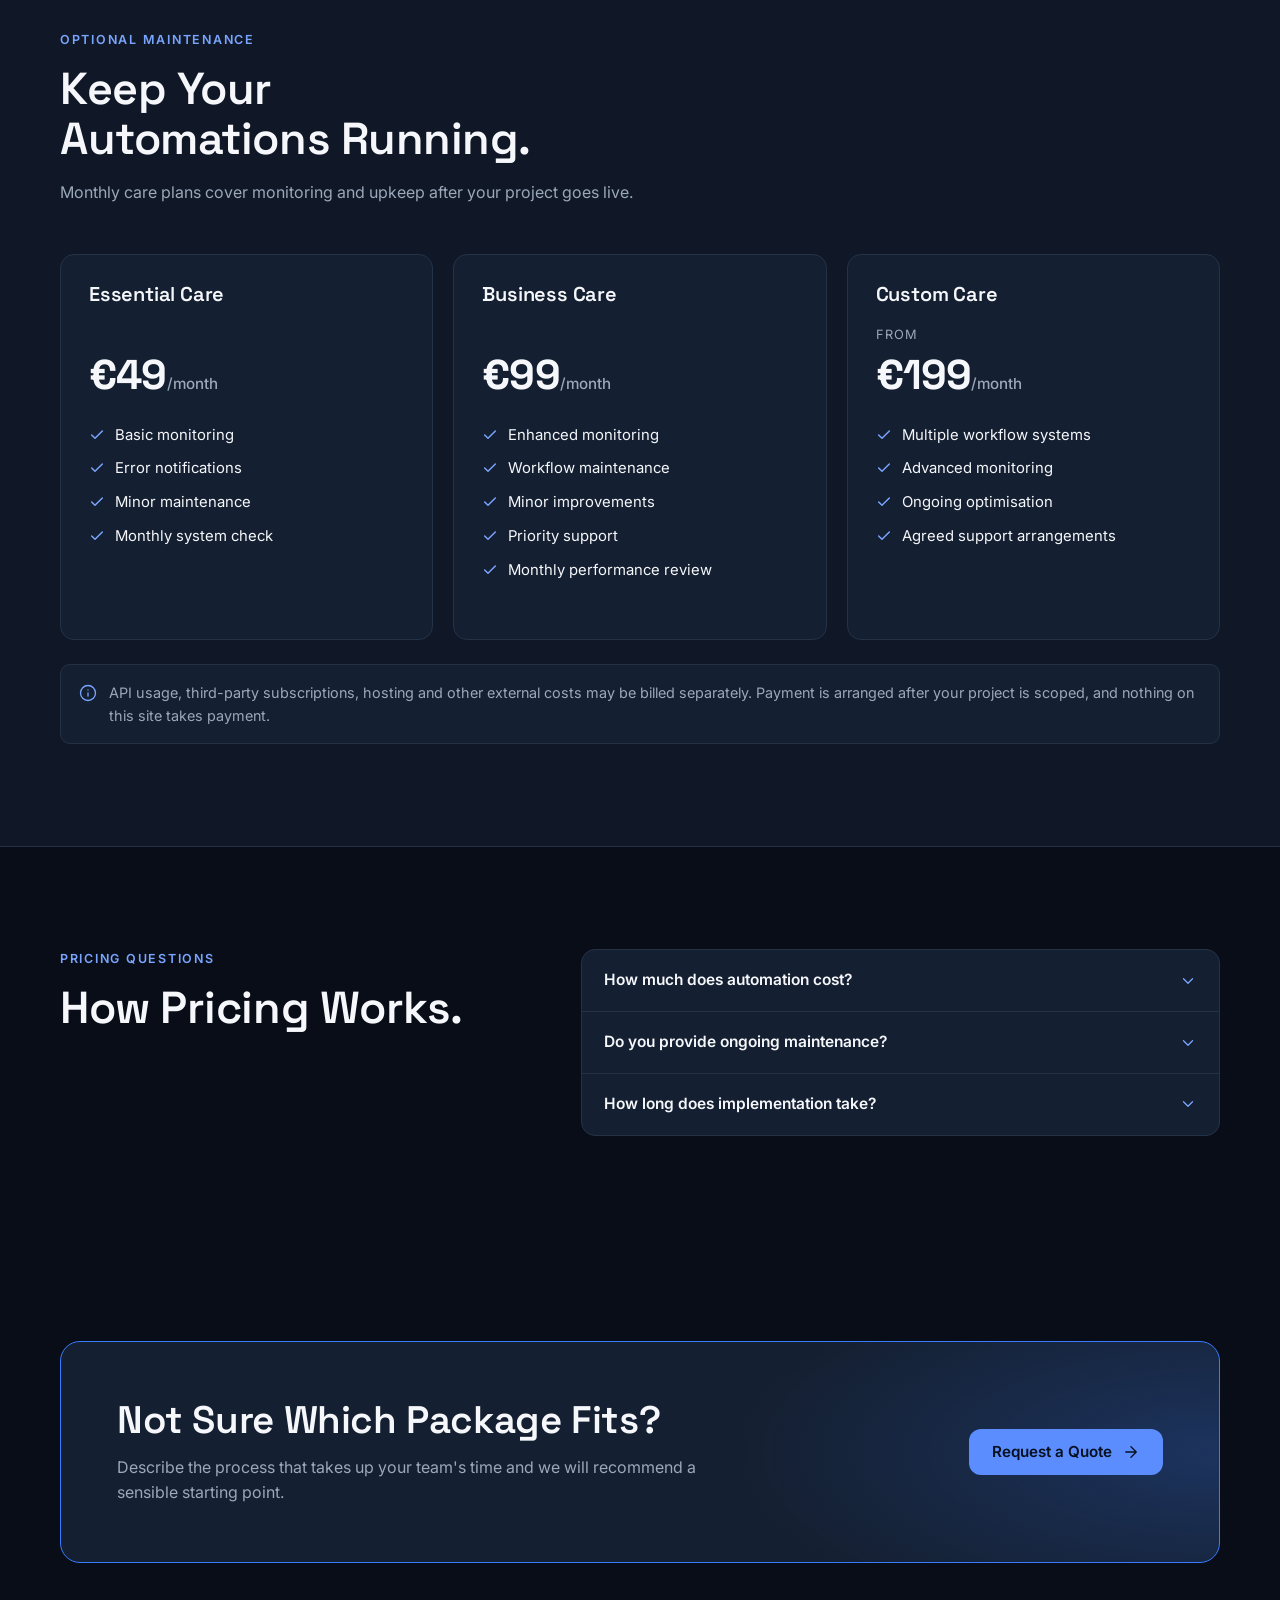
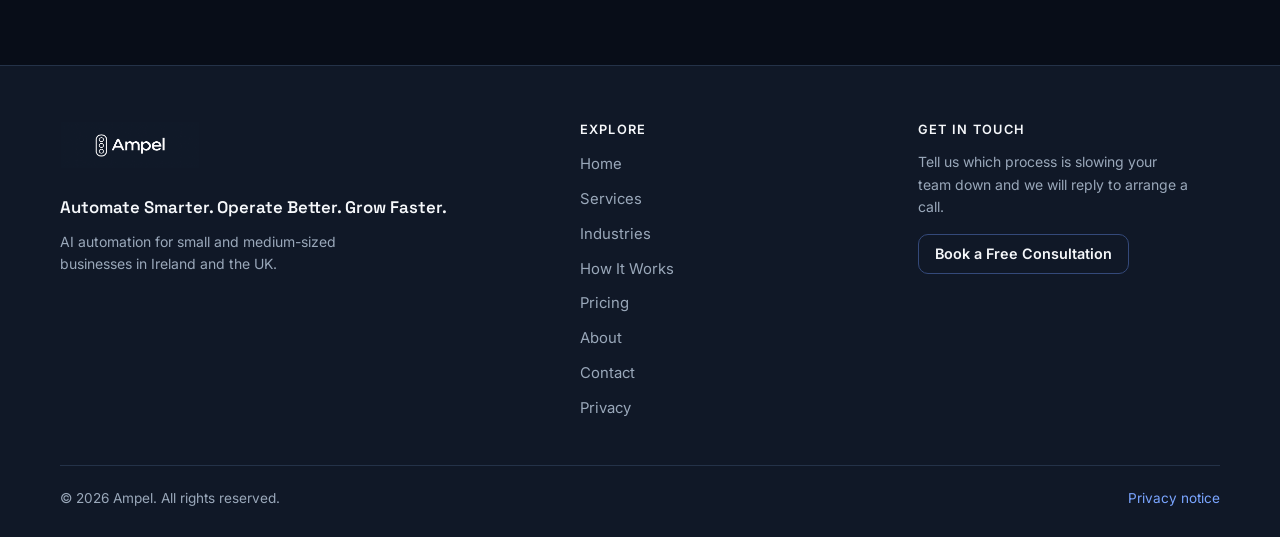
<file: pricing.html>
<!doctype html>
<html lang="en-IE">
<head>
<meta charset="utf-8">
<meta name="viewport" content="width=device-width, initial-scale=1, viewport-fit=cover">
<title>Pricing | Ampel AI Automation</title>
<meta name="description" content="Transparent starting prices for AI automation projects from €350, plus optional monthly maintenance from €49. Final pricing depends on scope.">
<meta name="theme-color" content="#080d18">
<meta property="og:title" content="Pricing | Ampel AI Automation">
<meta property="og:description" content="Transparent starting prices for AI automation projects from €350, plus optional monthly maintenance from €49. Final pricing depends on scope.">
<meta property="og:type" content="website">
<meta property="og:site_name" content="Ampel">
<link rel="icon" href="Ampel image.png" type="image/png">
<link rel="preconnect" href="https://fonts.googleapis.com"><link rel="preconnect" href="https://fonts.gstatic.com" crossorigin><link rel="stylesheet" href="https://fonts.googleapis.com/css2?family=Inter:wght@400;500;600&amp;family=Space+Grotesk:wght@500;600;700&amp;display=swap">
<link rel="stylesheet" href="css/styles.css">

</head>
<body>
<a class="skip" href="#main">Skip to content</a><header class="site-header"><div class="wrap nav"><a class="brand" href="index.html" aria-label="Ampel home"><img class="brand-logo" src="Ampel image.png" alt="Ampel logo"></a><button class="nav-toggle" id="nav-toggle" aria-expanded="false" aria-controls="nav-links" aria-label="Toggle menu"><span class="ic-menu"><svg class="ic" width="22" height="22" viewBox="0 0 24 24" fill="none" stroke="currentColor" stroke-width="1.75" stroke-linecap="round" stroke-linejoin="round" aria-hidden="true"><path d="M4 6h16M4 12h16M4 18h16"/></svg></span><span class="ic-x"><svg class="ic" width="22" height="22" viewBox="0 0 24 24" fill="none" stroke="currentColor" stroke-width="1.75" stroke-linecap="round" stroke-linejoin="round" aria-hidden="true"><path d="M18 6 6 18M6 6l12 12"/></svg></span></button><nav class="nav-links" id="nav-links" aria-label="Main"><a href="index.html">Home</a><a href="services.html">Services</a><a href="industries.html">Industries</a><a href="index.html#how-it-works">How It Works</a><a href="pricing.html" aria-current="page">Pricing</a><a href="about.html">About</a><a href="contact.html">Contact</a><button class="theme-toggle" id="theme-toggle" type="button" aria-pressed="false"><span class="theme-icon" aria-hidden="true">?</span><span class="theme-label">Light mode</span></button><span class="nav-cta"><a class="btn btn-primary btn-sm" href="contact.html#consult">Book a Consultation</a></span></nav></div></header>
<main id="main">
<section class="pg-hero"><div class="wrap"><p class="eyebrow">Pricing</p><h1>Clear Starting Prices for Custom Automation.</h1><p class="lede">Ampel sells tailored implementation projects, not one-size-fits-all subscriptions. These starting prices show what to expect before we scope your project.</p></div></section><section class="section"><div class="wrap">
<div class="sec-head"><div><p class="eyebrow">Implementation packages</p><h2>Choose the Scale That Fits.</h2></div></div>
<div class="price-grid"><article class="card plan"><h3>Essential Automation</h3>
<p class="from">Starting from</p><p class="amt">€350</p><p class="for">For businesses looking to automate one straightforward repetitive process.</p><ul class="checks"><li><svg class="ic" width="16" height="16" viewBox="0 0 24 24" fill="none" stroke="currentColor" stroke-width="2.2" stroke-linecap="round" stroke-linejoin="round" aria-hidden="true"><path d="M20 6 9 17l-5-5"/></svg><span>One automation workflow</span></li><li><svg class="ic" width="16" height="16" viewBox="0 0 24 24" fill="none" stroke="currentColor" stroke-width="2.2" stroke-linecap="round" stroke-linejoin="round" aria-hidden="true"><path d="M20 6 9 17l-5-5"/></svg><span>Basic integration</span></li><li><svg class="ic" width="16" height="16" viewBox="0 0 24 24" fill="none" stroke="currentColor" stroke-width="2.2" stroke-linecap="round" stroke-linejoin="round" aria-hidden="true"><path d="M20 6 9 17l-5-5"/></svg><span>Workflow configuration</span></li><li><svg class="ic" width="16" height="16" viewBox="0 0 24 24" fill="none" stroke="currentColor" stroke-width="2.2" stroke-linecap="round" stroke-linejoin="round" aria-hidden="true"><path d="M20 6 9 17l-5-5"/></svg><span>Testing</span></li><li><svg class="ic" width="16" height="16" viewBox="0 0 24 24" fill="none" stroke="currentColor" stroke-width="2.2" stroke-linecap="round" stroke-linejoin="round" aria-hidden="true"><path d="M20 6 9 17l-5-5"/></svg><span>Deployment</span></li><li><svg class="ic" width="16" height="16" viewBox="0 0 24 24" fill="none" stroke="currentColor" stroke-width="2.2" stroke-linecap="round" stroke-linejoin="round" aria-hidden="true"><path d="M20 6 9 17l-5-5"/></svg><span>Documentation</span></li><li><svg class="ic" width="16" height="16" viewBox="0 0 24 24" fill="none" stroke="currentColor" stroke-width="2.2" stroke-linecap="round" stroke-linejoin="round" aria-hidden="true"><path d="M20 6 9 17l-5-5"/></svg><span>Initial handover</span></li></ul>
<a class="btn btn-ghost" href="contact.html#consult">Request a Quote</a></article><article class="card plan hl"><h3>Business Automation</h3>
<p class="from">Starting from</p><p class="amt">€750</p><p class="for">For businesses that need several connected automation steps.</p><ul class="checks"><li><svg class="ic" width="16" height="16" viewBox="0 0 24 24" fill="none" stroke="currentColor" stroke-width="2.2" stroke-linecap="round" stroke-linejoin="round" aria-hidden="true"><path d="M20 6 9 17l-5-5"/></svg><span>Multiple workflow components</span></li><li><svg class="ic" width="16" height="16" viewBox="0 0 24 24" fill="none" stroke="currentColor" stroke-width="2.2" stroke-linecap="round" stroke-linejoin="round" aria-hidden="true"><path d="M20 6 9 17l-5-5"/></svg><span>AI integration where appropriate</span></li><li><svg class="ic" width="16" height="16" viewBox="0 0 24 24" fill="none" stroke="currentColor" stroke-width="2.2" stroke-linecap="round" stroke-linejoin="round" aria-hidden="true"><path d="M20 6 9 17l-5-5"/></svg><span>CRM or email integration</span></li><li><svg class="ic" width="16" height="16" viewBox="0 0 24 24" fill="none" stroke="currentColor" stroke-width="2.2" stroke-linecap="round" stroke-linejoin="round" aria-hidden="true"><path d="M20 6 9 17l-5-5"/></svg><span>Error handling</span></li><li><svg class="ic" width="16" height="16" viewBox="0 0 24 24" fill="none" stroke="currentColor" stroke-width="2.2" stroke-linecap="round" stroke-linejoin="round" aria-hidden="true"><path d="M20 6 9 17l-5-5"/></svg><span>Testing</span></li><li><svg class="ic" width="16" height="16" viewBox="0 0 24 24" fill="none" stroke="currentColor" stroke-width="2.2" stroke-linecap="round" stroke-linejoin="round" aria-hidden="true"><path d="M20 6 9 17l-5-5"/></svg><span>Documentation</span></li><li><svg class="ic" width="16" height="16" viewBox="0 0 24 24" fill="none" stroke="currentColor" stroke-width="2.2" stroke-linecap="round" stroke-linejoin="round" aria-hidden="true"><path d="M20 6 9 17l-5-5"/></svg><span>Deployment</span></li><li><svg class="ic" width="16" height="16" viewBox="0 0 24 24" fill="none" stroke="currentColor" stroke-width="2.2" stroke-linecap="round" stroke-linejoin="round" aria-hidden="true"><path d="M20 6 9 17l-5-5"/></svg><span>Handover training</span></li></ul>
<a class="btn btn-primary" href="contact.html#consult">Request a Quote</a></article><article class="card plan"><h3>Custom Automation System</h3>
<p class="from">Starting from</p><p class="amt">€1,500</p><p class="for">For more advanced or interconnected automation systems.</p><ul class="checks"><li><svg class="ic" width="16" height="16" viewBox="0 0 24 24" fill="none" stroke="currentColor" stroke-width="2.2" stroke-linecap="round" stroke-linejoin="round" aria-hidden="true"><path d="M20 6 9 17l-5-5"/></svg><span>Workflow discovery</span></li><li><svg class="ic" width="16" height="16" viewBox="0 0 24 24" fill="none" stroke="currentColor" stroke-width="2.2" stroke-linecap="round" stroke-linejoin="round" aria-hidden="true"><path d="M20 6 9 17l-5-5"/></svg><span>Custom automation architecture</span></li><li><svg class="ic" width="16" height="16" viewBox="0 0 24 24" fill="none" stroke="currentColor" stroke-width="2.2" stroke-linecap="round" stroke-linejoin="round" aria-hidden="true"><path d="M20 6 9 17l-5-5"/></svg><span>Multiple integrations</span></li><li><svg class="ic" width="16" height="16" viewBox="0 0 24 24" fill="none" stroke="currentColor" stroke-width="2.2" stroke-linecap="round" stroke-linejoin="round" aria-hidden="true"><path d="M20 6 9 17l-5-5"/></svg><span>AI functionality where appropriate</span></li><li><svg class="ic" width="16" height="16" viewBox="0 0 24 24" fill="none" stroke="currentColor" stroke-width="2.2" stroke-linecap="round" stroke-linejoin="round" aria-hidden="true"><path d="M20 6 9 17l-5-5"/></svg><span>Advanced error handling</span></li><li><svg class="ic" width="16" height="16" viewBox="0 0 24 24" fill="none" stroke="currentColor" stroke-width="2.2" stroke-linecap="round" stroke-linejoin="round" aria-hidden="true"><path d="M20 6 9 17l-5-5"/></svg><span>Monitoring configuration</span></li><li><svg class="ic" width="16" height="16" viewBox="0 0 24 24" fill="none" stroke="currentColor" stroke-width="2.2" stroke-linecap="round" stroke-linejoin="round" aria-hidden="true"><path d="M20 6 9 17l-5-5"/></svg><span>Testing</span></li><li><svg class="ic" width="16" height="16" viewBox="0 0 24 24" fill="none" stroke="currentColor" stroke-width="2.2" stroke-linecap="round" stroke-linejoin="round" aria-hidden="true"><path d="M20 6 9 17l-5-5"/></svg><span>Deployment</span></li><li><svg class="ic" width="16" height="16" viewBox="0 0 24 24" fill="none" stroke="currentColor" stroke-width="2.2" stroke-linecap="round" stroke-linejoin="round" aria-hidden="true"><path d="M20 6 9 17l-5-5"/></svg><span>Documentation</span></li><li><svg class="ic" width="16" height="16" viewBox="0 0 24 24" fill="none" stroke="currentColor" stroke-width="2.2" stroke-linecap="round" stroke-linejoin="round" aria-hidden="true"><path d="M20 6 9 17l-5-5"/></svg><span>Ongoing support options</span></li></ul>
<a class="btn btn-ghost" href="contact.html#consult">Request a Quote</a></article></div>
<div class="note" style="margin-top:24px"><svg class="ic" width="18" height="18" viewBox="0 0 24 24" fill="none" stroke="currentColor" stroke-width="1.75" stroke-linecap="round" stroke-linejoin="round" aria-hidden="true"><circle cx="12" cy="12" r="10"/><path d="M12 16v-4M12 8h.01"/></svg><span>All prices are indicative starting prices. Final pricing depends on project complexity, integrations, requirements and ongoing support needs.</span></div></div></section>
<section class="section alt"><div class="wrap">
<div class="sec-head"><div><p class="eyebrow">Optional maintenance</p><h2>Keep Your Automations Running.</h2>
<p>Monthly care plans cover monitoring and upkeep after your project goes live.</p></div></div>
<div class="care"><article class="card plan"><h3>Essential Care</h3><p class="from">&nbsp;</p><p class="amt">€49<small>/month</small></p>
<div style="height:14px"></div><ul class="checks"><li><svg class="ic" width="16" height="16" viewBox="0 0 24 24" fill="none" stroke="currentColor" stroke-width="2.2" stroke-linecap="round" stroke-linejoin="round" aria-hidden="true"><path d="M20 6 9 17l-5-5"/></svg><span>Basic monitoring</span></li><li><svg class="ic" width="16" height="16" viewBox="0 0 24 24" fill="none" stroke="currentColor" stroke-width="2.2" stroke-linecap="round" stroke-linejoin="round" aria-hidden="true"><path d="M20 6 9 17l-5-5"/></svg><span>Error notifications</span></li><li><svg class="ic" width="16" height="16" viewBox="0 0 24 24" fill="none" stroke="currentColor" stroke-width="2.2" stroke-linecap="round" stroke-linejoin="round" aria-hidden="true"><path d="M20 6 9 17l-5-5"/></svg><span>Minor maintenance</span></li><li><svg class="ic" width="16" height="16" viewBox="0 0 24 24" fill="none" stroke="currentColor" stroke-width="2.2" stroke-linecap="round" stroke-linejoin="round" aria-hidden="true"><path d="M20 6 9 17l-5-5"/></svg><span>Monthly system check</span></li></ul></article><article class="card plan"><h3>Business Care</h3><p class="from">&nbsp;</p><p class="amt">€99<small>/month</small></p>
<div style="height:14px"></div><ul class="checks"><li><svg class="ic" width="16" height="16" viewBox="0 0 24 24" fill="none" stroke="currentColor" stroke-width="2.2" stroke-linecap="round" stroke-linejoin="round" aria-hidden="true"><path d="M20 6 9 17l-5-5"/></svg><span>Enhanced monitoring</span></li><li><svg class="ic" width="16" height="16" viewBox="0 0 24 24" fill="none" stroke="currentColor" stroke-width="2.2" stroke-linecap="round" stroke-linejoin="round" aria-hidden="true"><path d="M20 6 9 17l-5-5"/></svg><span>Workflow maintenance</span></li><li><svg class="ic" width="16" height="16" viewBox="0 0 24 24" fill="none" stroke="currentColor" stroke-width="2.2" stroke-linecap="round" stroke-linejoin="round" aria-hidden="true"><path d="M20 6 9 17l-5-5"/></svg><span>Minor improvements</span></li><li><svg class="ic" width="16" height="16" viewBox="0 0 24 24" fill="none" stroke="currentColor" stroke-width="2.2" stroke-linecap="round" stroke-linejoin="round" aria-hidden="true"><path d="M20 6 9 17l-5-5"/></svg><span>Priority support</span></li><li><svg class="ic" width="16" height="16" viewBox="0 0 24 24" fill="none" stroke="currentColor" stroke-width="2.2" stroke-linecap="round" stroke-linejoin="round" aria-hidden="true"><path d="M20 6 9 17l-5-5"/></svg><span>Monthly performance review</span></li></ul></article><article class="card plan"><h3>Custom Care</h3><p class="from">From </p><p class="amt">€199<small>/month</small></p>
<div style="height:14px"></div><ul class="checks"><li><svg class="ic" width="16" height="16" viewBox="0 0 24 24" fill="none" stroke="currentColor" stroke-width="2.2" stroke-linecap="round" stroke-linejoin="round" aria-hidden="true"><path d="M20 6 9 17l-5-5"/></svg><span>Multiple workflow systems</span></li><li><svg class="ic" width="16" height="16" viewBox="0 0 24 24" fill="none" stroke="currentColor" stroke-width="2.2" stroke-linecap="round" stroke-linejoin="round" aria-hidden="true"><path d="M20 6 9 17l-5-5"/></svg><span>Advanced monitoring</span></li><li><svg class="ic" width="16" height="16" viewBox="0 0 24 24" fill="none" stroke="currentColor" stroke-width="2.2" stroke-linecap="round" stroke-linejoin="round" aria-hidden="true"><path d="M20 6 9 17l-5-5"/></svg><span>Ongoing optimisation</span></li><li><svg class="ic" width="16" height="16" viewBox="0 0 24 24" fill="none" stroke="currentColor" stroke-width="2.2" stroke-linecap="round" stroke-linejoin="round" aria-hidden="true"><path d="M20 6 9 17l-5-5"/></svg><span>Agreed support arrangements</span></li></ul></article></div>
<div class="note" style="margin-top:24px"><svg class="ic" width="18" height="18" viewBox="0 0 24 24" fill="none" stroke="currentColor" stroke-width="1.75" stroke-linecap="round" stroke-linejoin="round" aria-hidden="true"><circle cx="12" cy="12" r="10"/><path d="M12 16v-4M12 8h.01"/></svg><span>API usage, third-party subscriptions, hosting and other external costs may be billed separately. Payment is arranged after your project is scoped, and nothing on this site takes payment.</span></div></div></section>
<section class="section"><div class="wrap split"><div><p class="eyebrow">Pricing questions</p><h2>How Pricing Works.</h2></div>
<div><div class="faq"><details><summary>How much does automation cost?<svg class="ic" width="18" height="18" viewBox="0 0 24 24" fill="none" stroke="currentColor" stroke-width="1.75" stroke-linecap="round" stroke-linejoin="round" aria-hidden="true"><path d="m6 9 6 6 6-6"/></svg></summary><div class="ans">Projects start from €350 for one straightforward workflow, from €750 for several connected steps and from €1,500 for a larger custom system. Final pricing depends on complexity, integrations and requirements. See the <a href="pricing.html">pricing page</a> for what each package includes.</div></details><details><summary>Do you provide ongoing maintenance?<svg class="ic" width="18" height="18" viewBox="0 0 24 24" fill="none" stroke="currentColor" stroke-width="1.75" stroke-linecap="round" stroke-linejoin="round" aria-hidden="true"><path d="m6 9 6 6 6-6"/></svg></summary><div class="ans">Yes, as an option. Essential Care is €49 a month, Business Care is €99 a month and Custom Care starts from €199 a month. Third-party subscriptions and usage fees are billed separately by those providers.</div></details><details><summary>How long does implementation take?<svg class="ic" width="18" height="18" viewBox="0 0 24 24" fill="none" stroke="currentColor" stroke-width="1.75" stroke-linecap="round" stroke-linejoin="round" aria-hidden="true"><path d="m6 9 6 6 6-6"/></svg></summary><div class="ans">It depends on the scope. A single, straightforward workflow takes much less time than a connected system with several integrations. We give you a realistic estimate after the discovery conversation.</div></details></div></div></div></section>
<section class="section"><div class="wrap"><div class="cta"><div><h2>Not Sure Which Package Fits?</h2><p>Describe the process that takes up your team's time and we will recommend a sensible starting point.</p></div><a class="btn btn-primary" href="contact.html#consult">Request a Quote<svg class="ic" width="18" height="18" viewBox="0 0 24 24" fill="none" stroke="currentColor" stroke-width="1.75" stroke-linecap="round" stroke-linejoin="round" aria-hidden="true"><path d="M5 12h14M12 5l7 7-7 7"/></svg></a></div></div></section>
</main>
<footer class="site-footer"><div class="wrap"><div class="foot-grid"><div><a class="brand" href="index.html"><img class="brand-logo" src="Ampel image.png" alt="Ampel logo"></a><p class="foot-tag">Automate Smarter. Operate Better. Grow Faster.</p><p class="muted small" style="max-width:36ch">AI automation for small and medium-sized businesses in Ireland and the UK.</p></div><div><h4>Explore</h4><ul><li><a href="index.html">Home</a></li><li><a href="services.html">Services</a></li><li><a href="industries.html">Industries</a></li><li><a href="index.html#how-it-works">How It Works</a></li><li><a href="pricing.html">Pricing</a></li><li><a href="about.html">About</a></li><li><a href="contact.html">Contact</a></li><li><a href="privacy.html">Privacy</a></li></ul></div><div><h4>Get in touch</h4><p class="muted small" style="margin-bottom:16px;max-width:30ch">Tell us which process is slowing your team down and we will reply to arrange a call.</p><a class="btn btn-ghost btn-sm" href="contact.html#consult">Book a Free Consultation</a></div></div><div class="foot-bottom"><span>© 2026 Ampel. All rights reserved.</span><a href="privacy.html">Privacy notice</a></div></div></footer>
<script src="js/config.js"></script>
<script src="js/main.js"></script>
</body>
</html>
</file>
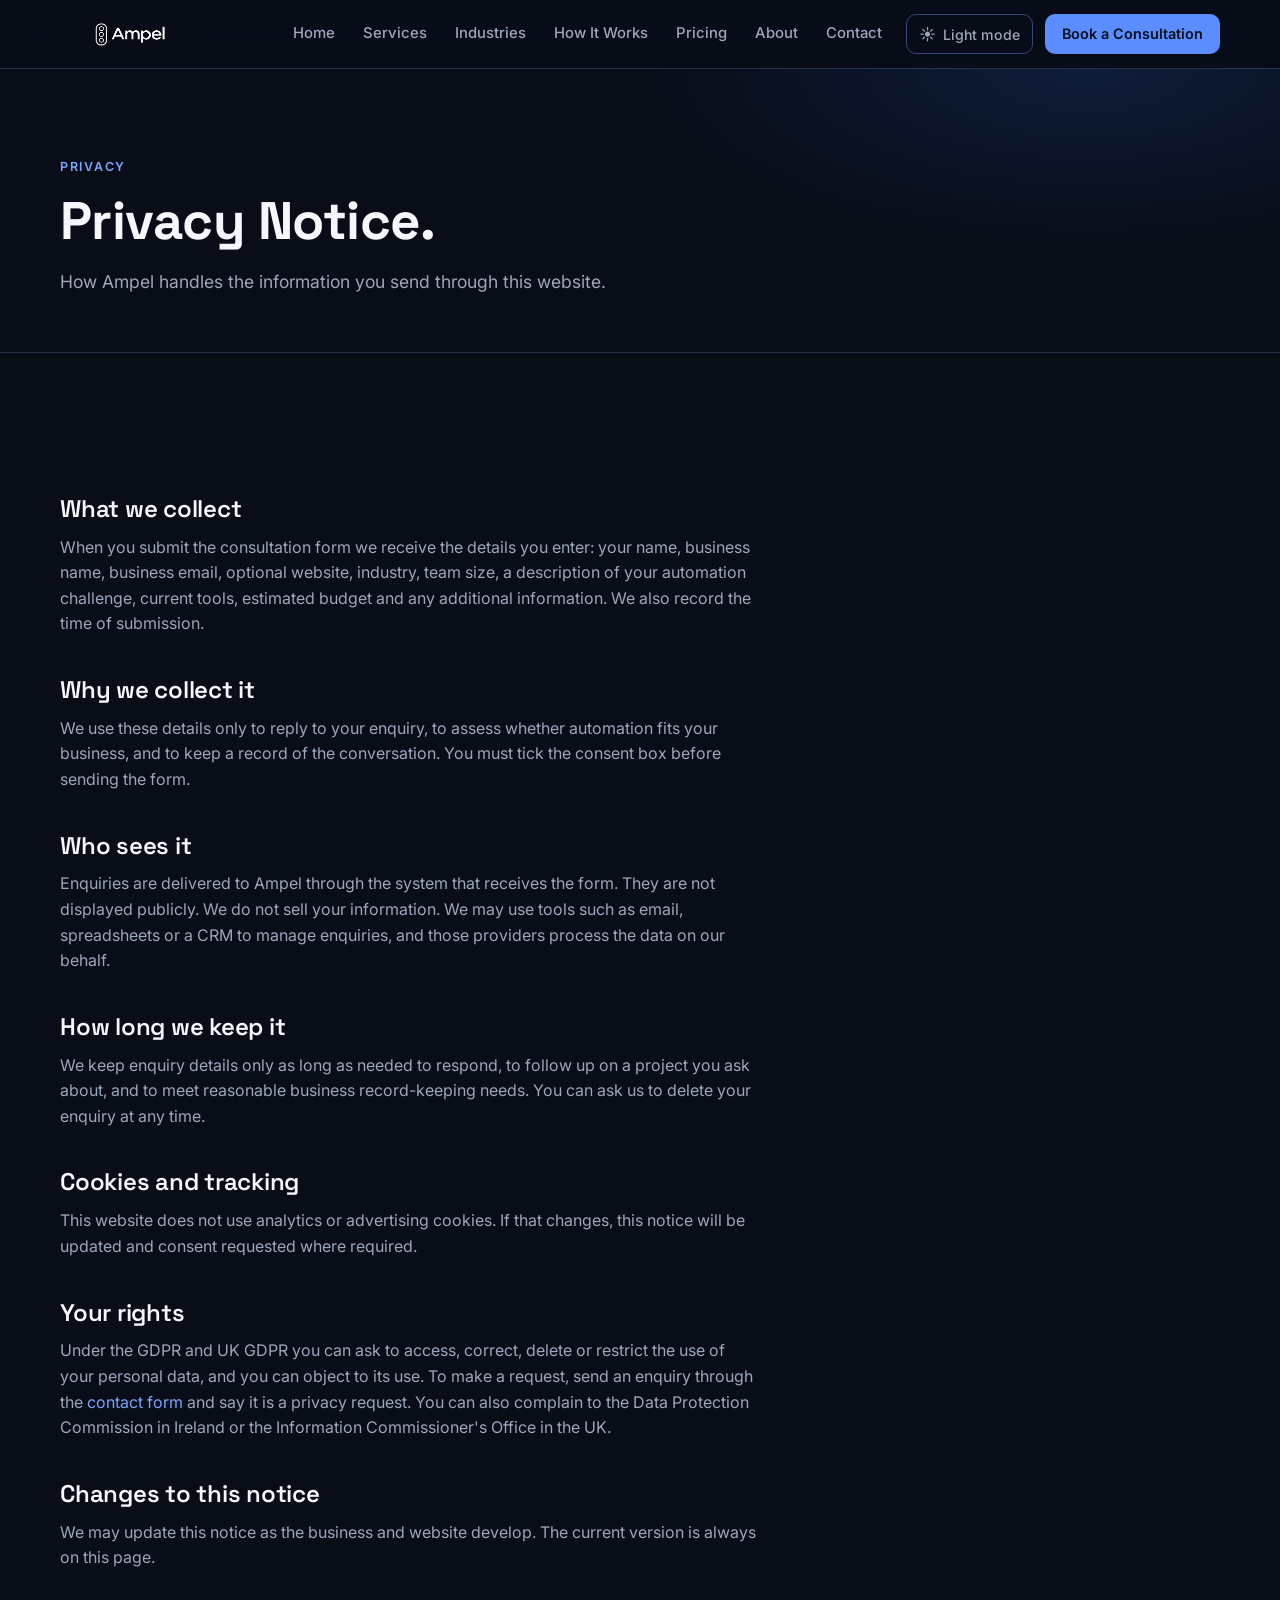
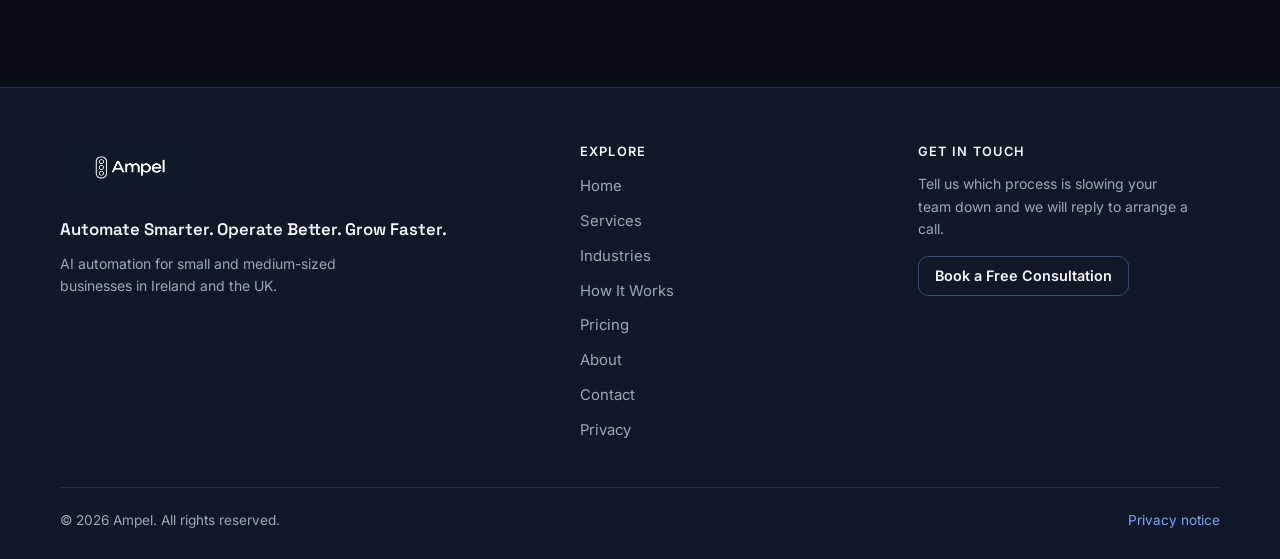
<file: privacy.html>
<!doctype html>
<html lang="en-IE">
<head>
<meta charset="utf-8">
<meta name="viewport" content="width=device-width, initial-scale=1, viewport-fit=cover">
<title>Privacy Notice | Ampel</title>
<meta name="description" content="How Ampel collects, uses and protects the information you send through the consultation form.">
<meta name="theme-color" content="#080d18">
<meta property="og:title" content="Privacy Notice | Ampel">
<meta property="og:description" content="How Ampel collects, uses and protects the information you send through the consultation form.">
<meta property="og:type" content="website">
<meta property="og:site_name" content="Ampel">
<link rel="icon" href="Ampel image.png" type="image/png">
<link rel="preconnect" href="https://fonts.googleapis.com"><link rel="preconnect" href="https://fonts.gstatic.com" crossorigin><link rel="stylesheet" href="https://fonts.googleapis.com/css2?family=Inter:wght@400;500;600&amp;family=Space+Grotesk:wght@500;600;700&amp;display=swap">
<link rel="stylesheet" href="css/styles.css">

</head>
<body>
<a class="skip" href="#main">Skip to content</a><header class="site-header"><div class="wrap nav"><a class="brand" href="index.html" aria-label="Ampel home"><img class="brand-logo" src="Ampel image.png" alt="Ampel logo"></a><button class="nav-toggle" id="nav-toggle" aria-expanded="false" aria-controls="nav-links" aria-label="Toggle menu"><span class="ic-menu"><svg class="ic" width="22" height="22" viewBox="0 0 24 24" fill="none" stroke="currentColor" stroke-width="1.75" stroke-linecap="round" stroke-linejoin="round" aria-hidden="true"><path d="M4 6h16M4 12h16M4 18h16"/></svg></span><span class="ic-x"><svg class="ic" width="22" height="22" viewBox="0 0 24 24" fill="none" stroke="currentColor" stroke-width="1.75" stroke-linecap="round" stroke-linejoin="round" aria-hidden="true"><path d="M18 6 6 18M6 6l12 12"/></svg></span></button><nav class="nav-links" id="nav-links" aria-label="Main"><a href="index.html">Home</a><a href="services.html">Services</a><a href="industries.html">Industries</a><a href="index.html#how-it-works">How It Works</a><a href="pricing.html">Pricing</a><a href="about.html">About</a><a href="contact.html">Contact</a><button class="theme-toggle" id="theme-toggle" type="button" aria-pressed="false"><span class="theme-icon" aria-hidden="true">?</span><span class="theme-label">Light mode</span></button><span class="nav-cta"><a class="btn btn-primary btn-sm" href="contact.html#consult">Book a Consultation</a></span></nav></div></header>
<main id="main">
<section class="pg-hero"><div class="wrap"><p class="eyebrow">Privacy</p><h1>Privacy Notice.</h1><p class="lede">How Ampel handles the information you send through this website.</p></div></section>
<section class="section"><div class="wrap"><div class="prose">
<h2>What we collect</h2>
<p>When you submit the consultation form we receive the details you enter: your name, business name, business email, optional website, industry, team size, a description of your automation challenge, current tools, estimated budget and any additional information. We also record the time of submission.</p>
<h2>Why we collect it</h2>
<p>We use these details only to reply to your enquiry, to assess whether automation fits your business, and to keep a record of the conversation. You must tick the consent box before sending the form.</p>
<h2>Who sees it</h2>
<p>Enquiries are delivered to Ampel through the system that receives the form. They are not displayed publicly. We do not sell your information. We may use tools such as email, spreadsheets or a CRM to manage enquiries, and those providers process the data on our behalf.</p>
<h2>How long we keep it</h2>
<p>We keep enquiry details only as long as needed to respond, to follow up on a project you ask about, and to meet reasonable business record-keeping needs. You can ask us to delete your enquiry at any time.</p>
<h2>Cookies and tracking</h2>
<p>This website does not use analytics or advertising cookies. If that changes, this notice will be updated and consent requested where required.</p>
<h2>Your rights</h2>
<p>Under the GDPR and UK GDPR you can ask to access, correct, delete or restrict the use of your personal data, and you can object to its use. To make a request, send an enquiry through the <a href="contact.html#consult">contact form</a> and say it is a privacy request. You can also complain to the Data Protection Commission in Ireland or the Information Commissioner's Office in the UK.</p>
<h2>Changes to this notice</h2>
<p>We may update this notice as the business and website develop. The current version is always on this page.</p>
</div></div></section>
</main>
<footer class="site-footer"><div class="wrap"><div class="foot-grid"><div><a class="brand" href="index.html"><img class="brand-logo" src="Ampel image.png" alt="Ampel logo"></a><p class="foot-tag">Automate Smarter. Operate Better. Grow Faster.</p><p class="muted small" style="max-width:36ch">AI automation for small and medium-sized businesses in Ireland and the UK.</p></div><div><h4>Explore</h4><ul><li><a href="index.html">Home</a></li><li><a href="services.html">Services</a></li><li><a href="industries.html">Industries</a></li><li><a href="index.html#how-it-works">How It Works</a></li><li><a href="pricing.html">Pricing</a></li><li><a href="about.html">About</a></li><li><a href="contact.html">Contact</a></li><li><a href="privacy.html">Privacy</a></li></ul></div><div><h4>Get in touch</h4><p class="muted small" style="margin-bottom:16px;max-width:30ch">Tell us which process is slowing your team down and we will reply to arrange a call.</p><a class="btn btn-ghost btn-sm" href="contact.html#consult">Book a Free Consultation</a></div></div><div class="foot-bottom"><span>© 2026 Ampel. All rights reserved.</span><a href="privacy.html">Privacy notice</a></div></div></footer>
<script src="js/config.js"></script>
<script src="js/main.js"></script>
</body>
</html>
</file>
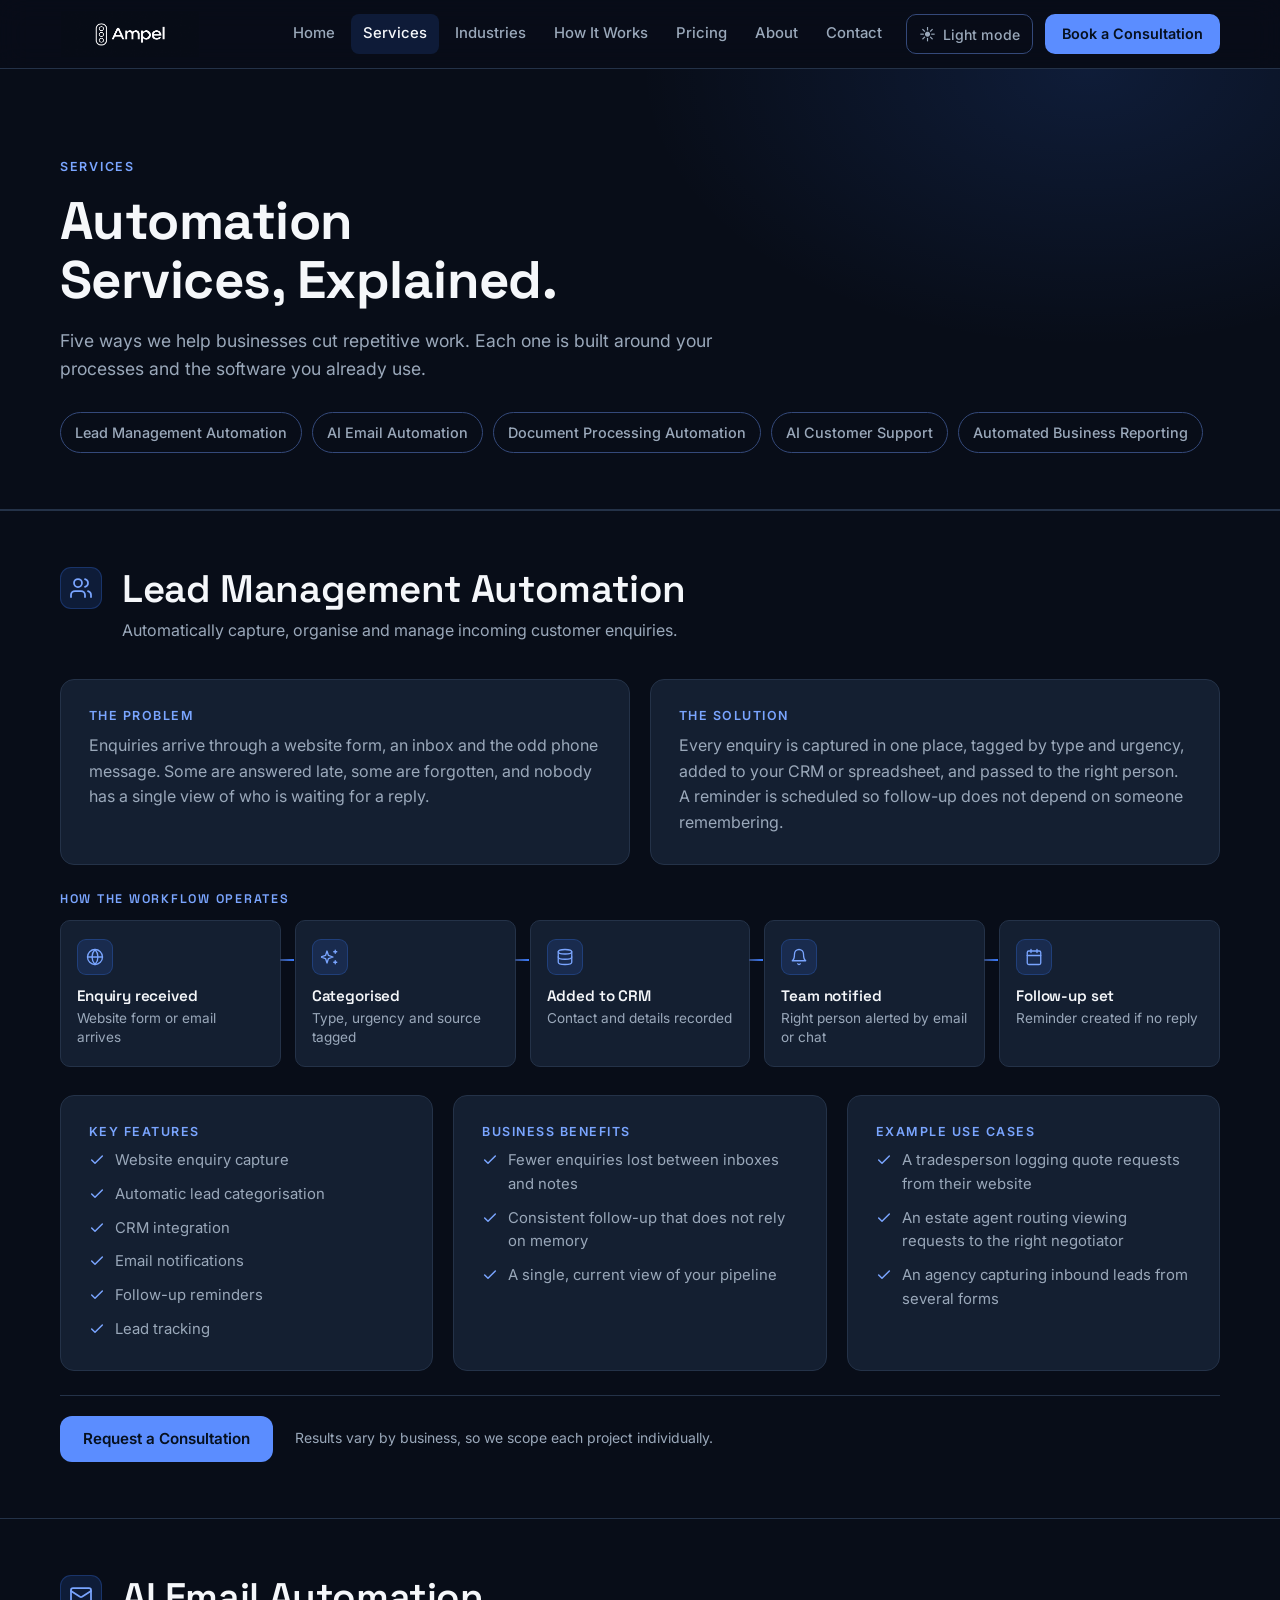
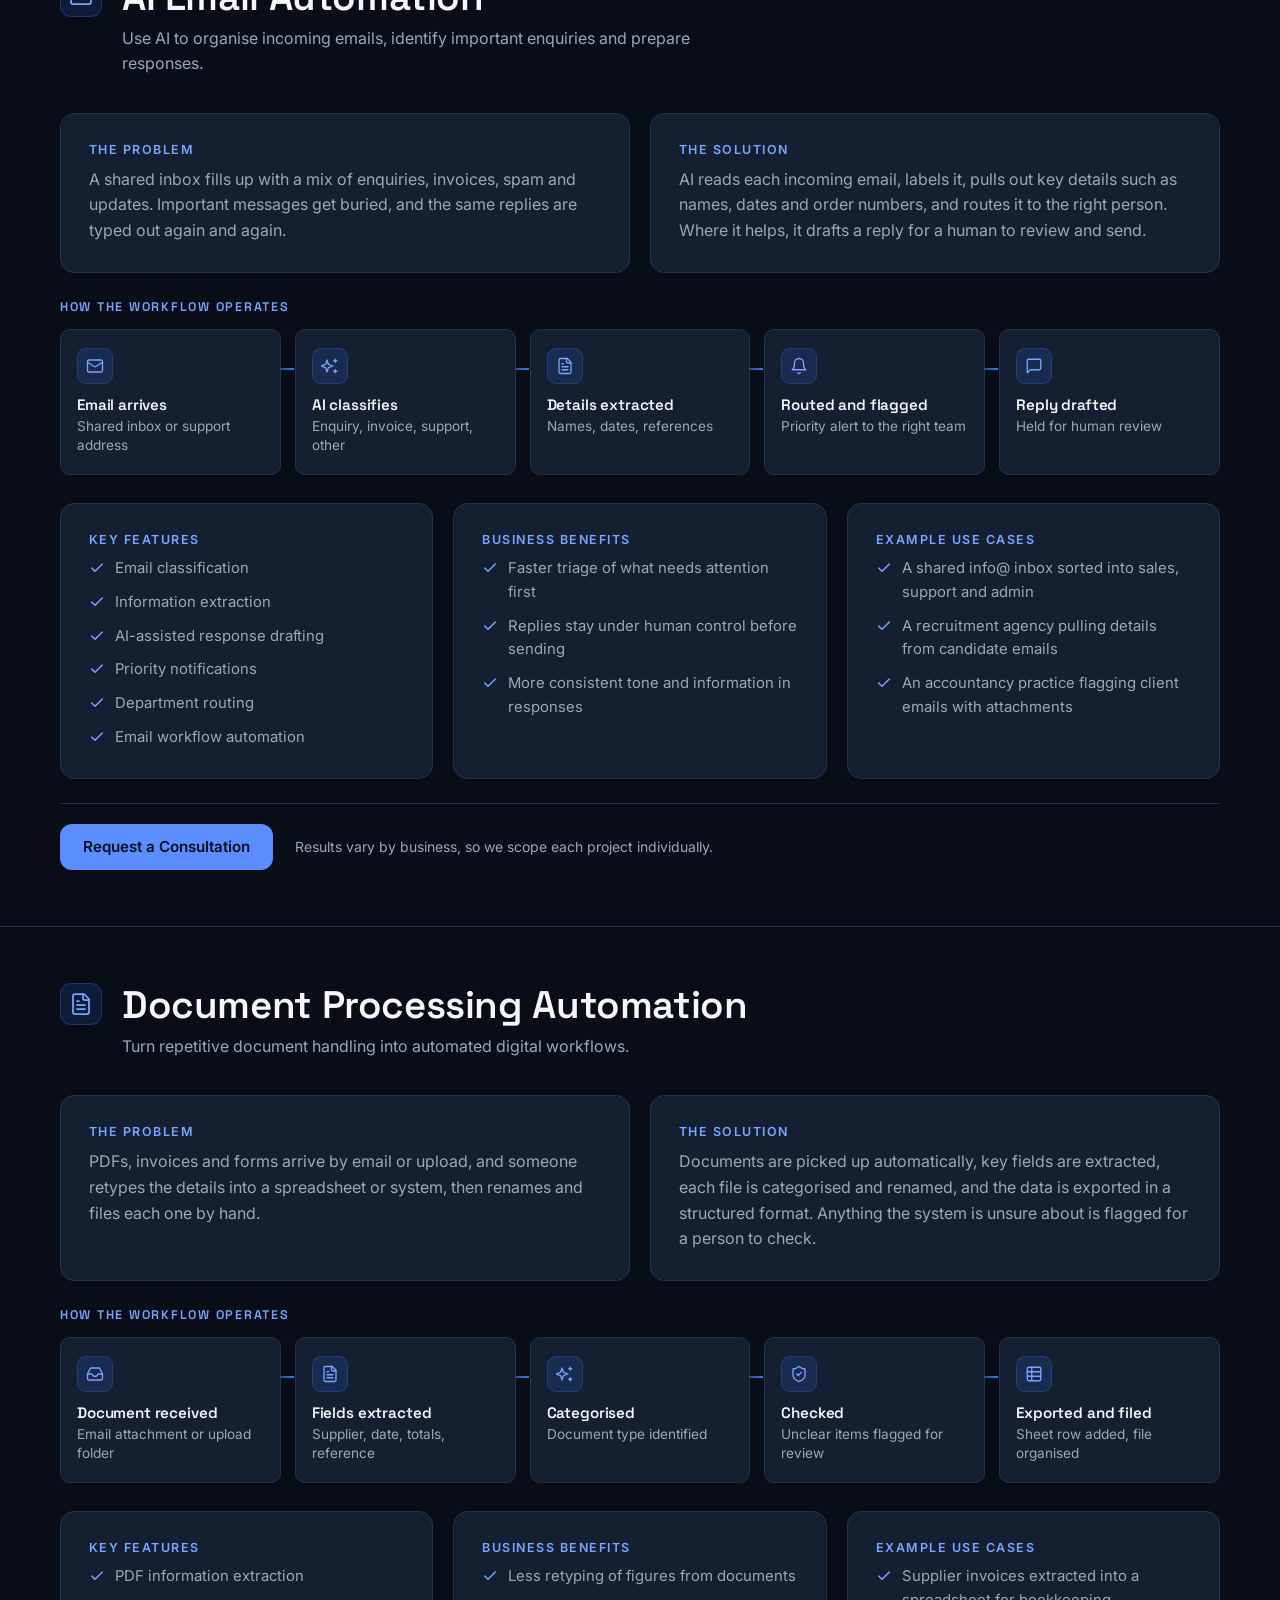
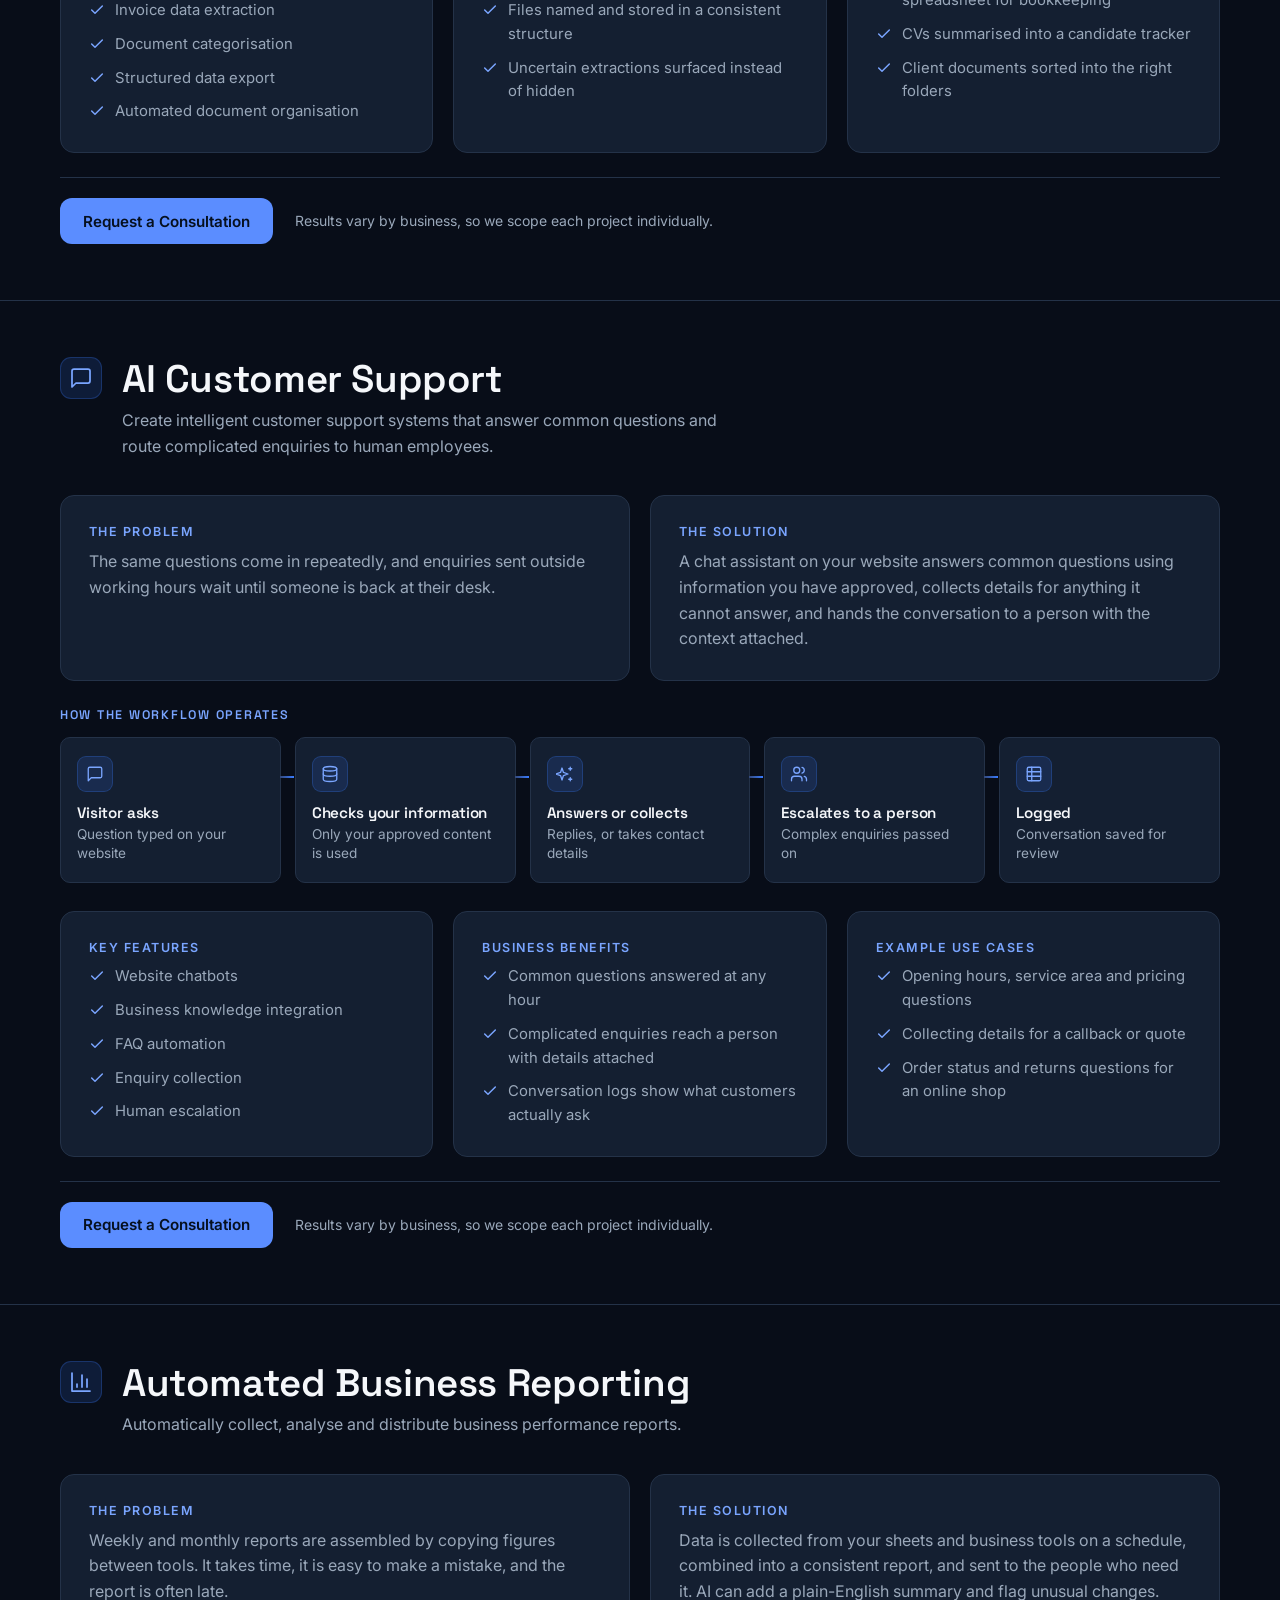
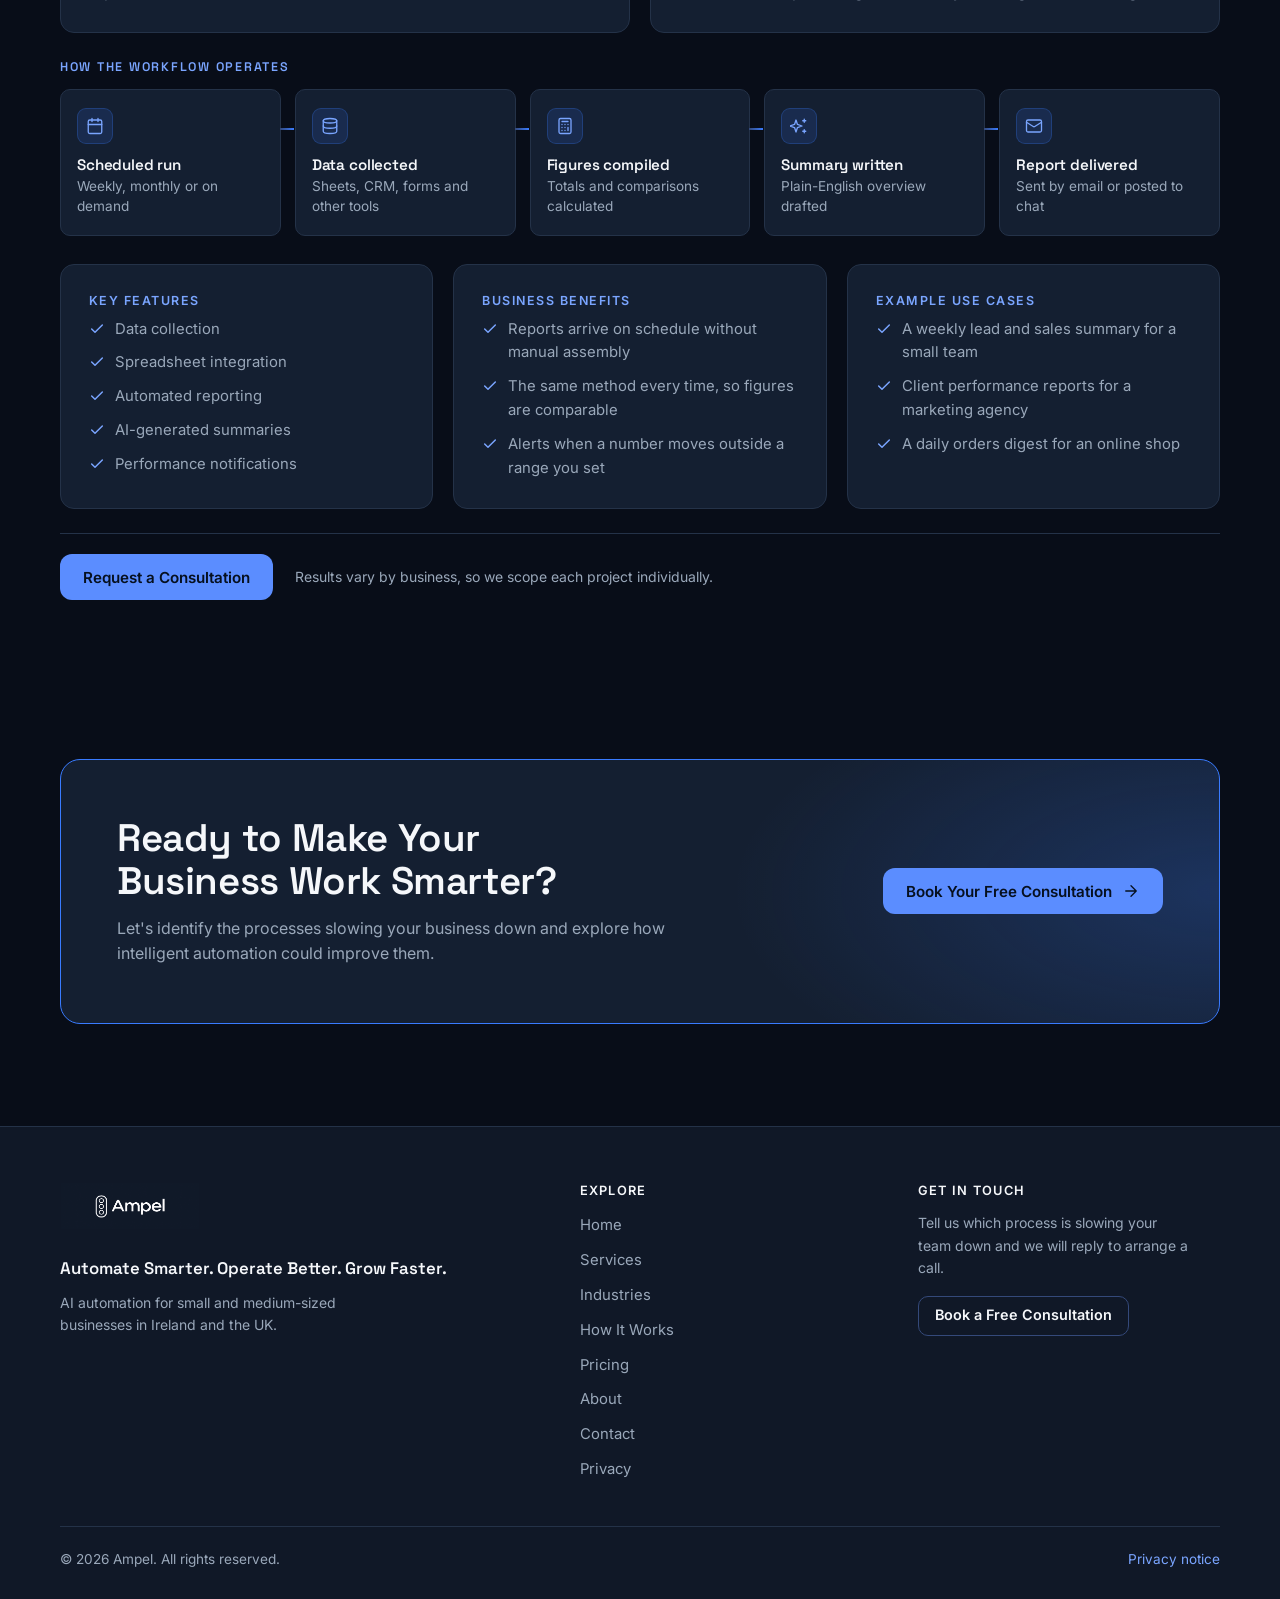
<file: services.html>
<!doctype html>
<html lang="en-IE">
<head>
<meta charset="utf-8">
<meta name="viewport" content="width=device-width, initial-scale=1, viewport-fit=cover">
<title>AI Automation Services | Ampel</title>
<meta name="description" content="Lead management automation, AI email automation, document processing, AI customer support and automated reporting for small businesses in Ireland and the UK.">
<meta name="theme-color" content="#080d18">
<meta property="og:title" content="AI Automation Services | Ampel">
<meta property="og:description" content="Lead management automation, AI email automation, document processing, AI customer support and automated reporting for small businesses in Ireland and the UK.">
<meta property="og:type" content="website">
<meta property="og:site_name" content="Ampel">
<link rel="icon" href="Ampel image.png" type="image/png">
<link rel="preconnect" href="https://fonts.googleapis.com"><link rel="preconnect" href="https://fonts.gstatic.com" crossorigin><link rel="stylesheet" href="https://fonts.googleapis.com/css2?family=Inter:wght@400;500;600&amp;family=Space+Grotesk:wght@500;600;700&amp;display=swap">
<link rel="stylesheet" href="css/styles.css">

</head>
<body>
<a class="skip" href="#main">Skip to content</a><header class="site-header"><div class="wrap nav"><a class="brand" href="index.html" aria-label="Ampel home"><img class="brand-logo" src="Ampel image.png" alt="Ampel logo"></a><button class="nav-toggle" id="nav-toggle" aria-expanded="false" aria-controls="nav-links" aria-label="Toggle menu"><span class="ic-menu"><svg class="ic" width="22" height="22" viewBox="0 0 24 24" fill="none" stroke="currentColor" stroke-width="1.75" stroke-linecap="round" stroke-linejoin="round" aria-hidden="true"><path d="M4 6h16M4 12h16M4 18h16"/></svg></span><span class="ic-x"><svg class="ic" width="22" height="22" viewBox="0 0 24 24" fill="none" stroke="currentColor" stroke-width="1.75" stroke-linecap="round" stroke-linejoin="round" aria-hidden="true"><path d="M18 6 6 18M6 6l12 12"/></svg></span></button><nav class="nav-links" id="nav-links" aria-label="Main"><a href="index.html">Home</a><a href="services.html" aria-current="page">Services</a><a href="industries.html">Industries</a><a href="index.html#how-it-works">How It Works</a><a href="pricing.html">Pricing</a><a href="about.html">About</a><a href="contact.html">Contact</a><button class="theme-toggle" id="theme-toggle" type="button" aria-pressed="false"><span class="theme-icon" aria-hidden="true">?</span><span class="theme-label">Light mode</span></button><span class="nav-cta"><a class="btn btn-primary btn-sm" href="contact.html#consult">Book a Consultation</a></span></nav></div></header>
<main id="main">
<section class="pg-hero"><div class="wrap"><p class="eyebrow">Services</p><h1>Automation Services, Explained.</h1><p class="lede">Five ways we help businesses cut repetitive work. Each one is built around your processes and the software you already use.</p><div class="subnav"><a href="#lead">Lead Management Automation</a><a href="#email">AI Email Automation</a><a href="#documents">Document Processing Automation</a><a href="#support">AI Customer Support</a><a href="#reporting">Automated Business Reporting</a></div></div></section><section class="svc-detail" id="lead"><div class="wrap">
<header><span class="ib"><svg class="ic" width="24" height="24" viewBox="0 0 24 24" fill="none" stroke="currentColor" stroke-width="1.75" stroke-linecap="round" stroke-linejoin="round" aria-hidden="true"><path d="M16 21v-2a4 4 0 0 0-4-4H6a4 4 0 0 0-4 4v2"/><circle cx="9" cy="7" r="4"/><path d="M22 21v-2a4 4 0 0 0-3-3.87M16 3.13a4 4 0 0 1 0 7.75"/></svg></span><div><h2>Lead Management Automation</h2><p>Automatically capture, organise and manage incoming customer enquiries.</p></div></header>
<div class="pnp"><div class="card"><h4>The problem</h4><p>Enquiries arrive through a website form, an inbox and the odd phone message. Some are answered late, some are forgotten, and nobody has a single view of who is waiting for a reply.</p></div><div class="card"><h4>The solution</h4><p>Every enquiry is captured in one place, tagged by type and urgency, added to your CRM or spreadsheet, and passed to the right person. A reminder is scheduled so follow-up does not depend on someone remembering.</p></div></div>
<h4 class="eyebrow" style="margin-bottom:14px">How the workflow operates</h4><ol class="chain"><li><span class="ib"><svg class="ic" width="18" height="18" viewBox="0 0 24 24" fill="none" stroke="currentColor" stroke-width="1.75" stroke-linecap="round" stroke-linejoin="round" aria-hidden="true"><circle cx="12" cy="12" r="10"/><path d="M2 12h20M12 2a15.3 15.3 0 0 1 4 10 15.3 15.3 0 0 1-4 10 15.3 15.3 0 0 1-4-10 15.3 15.3 0 0 1 4-10z"/></svg></span><h4>Enquiry received</h4><p>Website form or email arrives</p></li><li><span class="ib"><svg class="ic" width="18" height="18" viewBox="0 0 24 24" fill="none" stroke="currentColor" stroke-width="1.75" stroke-linecap="round" stroke-linejoin="round" aria-hidden="true"><path d="M9.94 14.06 8 20l-1.94-5.94L0 12l6.06-2.06L8 4l1.94 5.94L16 12zM19 3v4M21 5h-4M19 17v4M21 19h-4"/></svg></span><h4>Categorised</h4><p>Type, urgency and source tagged</p></li><li><span class="ib"><svg class="ic" width="18" height="18" viewBox="0 0 24 24" fill="none" stroke="currentColor" stroke-width="1.75" stroke-linecap="round" stroke-linejoin="round" aria-hidden="true"><ellipse cx="12" cy="5" rx="9" ry="3"/><path d="M3 5v14a9 3 0 0 0 18 0V5"/><path d="M3 12a9 3 0 0 0 18 0"/></svg></span><h4>Added to CRM</h4><p>Contact and details recorded</p></li><li><span class="ib"><svg class="ic" width="18" height="18" viewBox="0 0 24 24" fill="none" stroke="currentColor" stroke-width="1.75" stroke-linecap="round" stroke-linejoin="round" aria-hidden="true"><path d="M6 8a6 6 0 0 1 12 0c0 7 3 9 3 9H3s3-2 3-9"/><path d="M10.3 21a1.94 1.94 0 0 0 3.4 0"/></svg></span><h4>Team notified</h4><p>Right person alerted by email or chat</p></li><li><span class="ib"><svg class="ic" width="18" height="18" viewBox="0 0 24 24" fill="none" stroke="currentColor" stroke-width="1.75" stroke-linecap="round" stroke-linejoin="round" aria-hidden="true"><rect width="18" height="18" x="3" y="4" rx="2"/><path d="M16 2v4M8 2v4M3 10h18"/></svg></span><h4>Follow-up set</h4><p>Reminder created if no reply</p></li></ol>
<div class="trio"><div class="card"><h4>Key features</h4><ul><li><svg class="ic" width="16" height="16" viewBox="0 0 24 24" fill="none" stroke="currentColor" stroke-width="2.2" stroke-linecap="round" stroke-linejoin="round" aria-hidden="true"><path d="M20 6 9 17l-5-5"/></svg><span>Website enquiry capture</span></li><li><svg class="ic" width="16" height="16" viewBox="0 0 24 24" fill="none" stroke="currentColor" stroke-width="2.2" stroke-linecap="round" stroke-linejoin="round" aria-hidden="true"><path d="M20 6 9 17l-5-5"/></svg><span>Automatic lead categorisation</span></li><li><svg class="ic" width="16" height="16" viewBox="0 0 24 24" fill="none" stroke="currentColor" stroke-width="2.2" stroke-linecap="round" stroke-linejoin="round" aria-hidden="true"><path d="M20 6 9 17l-5-5"/></svg><span>CRM integration</span></li><li><svg class="ic" width="16" height="16" viewBox="0 0 24 24" fill="none" stroke="currentColor" stroke-width="2.2" stroke-linecap="round" stroke-linejoin="round" aria-hidden="true"><path d="M20 6 9 17l-5-5"/></svg><span>Email notifications</span></li><li><svg class="ic" width="16" height="16" viewBox="0 0 24 24" fill="none" stroke="currentColor" stroke-width="2.2" stroke-linecap="round" stroke-linejoin="round" aria-hidden="true"><path d="M20 6 9 17l-5-5"/></svg><span>Follow-up reminders</span></li><li><svg class="ic" width="16" height="16" viewBox="0 0 24 24" fill="none" stroke="currentColor" stroke-width="2.2" stroke-linecap="round" stroke-linejoin="round" aria-hidden="true"><path d="M20 6 9 17l-5-5"/></svg><span>Lead tracking</span></li></ul></div><div class="card"><h4>Business benefits</h4><ul><li><svg class="ic" width="16" height="16" viewBox="0 0 24 24" fill="none" stroke="currentColor" stroke-width="2.2" stroke-linecap="round" stroke-linejoin="round" aria-hidden="true"><path d="M20 6 9 17l-5-5"/></svg><span>Fewer enquiries lost between inboxes and notes</span></li><li><svg class="ic" width="16" height="16" viewBox="0 0 24 24" fill="none" stroke="currentColor" stroke-width="2.2" stroke-linecap="round" stroke-linejoin="round" aria-hidden="true"><path d="M20 6 9 17l-5-5"/></svg><span>Consistent follow-up that does not rely on memory</span></li><li><svg class="ic" width="16" height="16" viewBox="0 0 24 24" fill="none" stroke="currentColor" stroke-width="2.2" stroke-linecap="round" stroke-linejoin="round" aria-hidden="true"><path d="M20 6 9 17l-5-5"/></svg><span>A single, current view of your pipeline</span></li></ul></div><div class="card"><h4>Example use cases</h4><ul><li><svg class="ic" width="16" height="16" viewBox="0 0 24 24" fill="none" stroke="currentColor" stroke-width="2.2" stroke-linecap="round" stroke-linejoin="round" aria-hidden="true"><path d="M20 6 9 17l-5-5"/></svg><span>A tradesperson logging quote requests from their website</span></li><li><svg class="ic" width="16" height="16" viewBox="0 0 24 24" fill="none" stroke="currentColor" stroke-width="2.2" stroke-linecap="round" stroke-linejoin="round" aria-hidden="true"><path d="M20 6 9 17l-5-5"/></svg><span>An estate agent routing viewing requests to the right negotiator</span></li><li><svg class="ic" width="16" height="16" viewBox="0 0 24 24" fill="none" stroke="currentColor" stroke-width="2.2" stroke-linecap="round" stroke-linejoin="round" aria-hidden="true"><path d="M20 6 9 17l-5-5"/></svg><span>An agency capturing inbound leads from several forms</span></li></ul></div></div>
<div class="svc-foot"><a class="btn btn-primary" href="contact.html#consult">Request a Consultation</a><span class="muted small">Results vary by business, so we scope each project individually.</span></div>
</div></section><section class="svc-detail" id="email"><div class="wrap">
<header><span class="ib"><svg class="ic" width="24" height="24" viewBox="0 0 24 24" fill="none" stroke="currentColor" stroke-width="1.75" stroke-linecap="round" stroke-linejoin="round" aria-hidden="true"><rect width="20" height="16" x="2" y="4" rx="2"/><path d="m22 7-8.97 5.7a1.94 1.94 0 0 1-2.06 0L2 7"/></svg></span><div><h2>AI Email Automation</h2><p>Use AI to organise incoming emails, identify important enquiries and prepare responses.</p></div></header>
<div class="pnp"><div class="card"><h4>The problem</h4><p>A shared inbox fills up with a mix of enquiries, invoices, spam and updates. Important messages get buried, and the same replies are typed out again and again.</p></div><div class="card"><h4>The solution</h4><p>AI reads each incoming email, labels it, pulls out key details such as names, dates and order numbers, and routes it to the right person. Where it helps, it drafts a reply for a human to review and send.</p></div></div>
<h4 class="eyebrow" style="margin-bottom:14px">How the workflow operates</h4><ol class="chain"><li><span class="ib"><svg class="ic" width="18" height="18" viewBox="0 0 24 24" fill="none" stroke="currentColor" stroke-width="1.75" stroke-linecap="round" stroke-linejoin="round" aria-hidden="true"><rect width="20" height="16" x="2" y="4" rx="2"/><path d="m22 7-8.97 5.7a1.94 1.94 0 0 1-2.06 0L2 7"/></svg></span><h4>Email arrives</h4><p>Shared inbox or support address</p></li><li><span class="ib"><svg class="ic" width="18" height="18" viewBox="0 0 24 24" fill="none" stroke="currentColor" stroke-width="1.75" stroke-linecap="round" stroke-linejoin="round" aria-hidden="true"><path d="M9.94 14.06 8 20l-1.94-5.94L0 12l6.06-2.06L8 4l1.94 5.94L16 12zM19 3v4M21 5h-4M19 17v4M21 19h-4"/></svg></span><h4>AI classifies</h4><p>Enquiry, invoice, support, other</p></li><li><span class="ib"><svg class="ic" width="18" height="18" viewBox="0 0 24 24" fill="none" stroke="currentColor" stroke-width="1.75" stroke-linecap="round" stroke-linejoin="round" aria-hidden="true"><path d="M15 2H6a2 2 0 0 0-2 2v16a2 2 0 0 0 2 2h12a2 2 0 0 0 2-2V7Z"/><path d="M14 2v4a2 2 0 0 0 2 2h4"/><path d="M10 9H8M16 13H8M16 17H8"/></svg></span><h4>Details extracted</h4><p>Names, dates, references</p></li><li><span class="ib"><svg class="ic" width="18" height="18" viewBox="0 0 24 24" fill="none" stroke="currentColor" stroke-width="1.75" stroke-linecap="round" stroke-linejoin="round" aria-hidden="true"><path d="M6 8a6 6 0 0 1 12 0c0 7 3 9 3 9H3s3-2 3-9"/><path d="M10.3 21a1.94 1.94 0 0 0 3.4 0"/></svg></span><h4>Routed and flagged</h4><p>Priority alert to the right team</p></li><li><span class="ib"><svg class="ic" width="18" height="18" viewBox="0 0 24 24" fill="none" stroke="currentColor" stroke-width="1.75" stroke-linecap="round" stroke-linejoin="round" aria-hidden="true"><path d="M21 15a2 2 0 0 1-2 2H7l-4 4V5a2 2 0 0 1 2-2h14a2 2 0 0 1 2 2z"/></svg></span><h4>Reply drafted</h4><p>Held for human review</p></li></ol>
<div class="trio"><div class="card"><h4>Key features</h4><ul><li><svg class="ic" width="16" height="16" viewBox="0 0 24 24" fill="none" stroke="currentColor" stroke-width="2.2" stroke-linecap="round" stroke-linejoin="round" aria-hidden="true"><path d="M20 6 9 17l-5-5"/></svg><span>Email classification</span></li><li><svg class="ic" width="16" height="16" viewBox="0 0 24 24" fill="none" stroke="currentColor" stroke-width="2.2" stroke-linecap="round" stroke-linejoin="round" aria-hidden="true"><path d="M20 6 9 17l-5-5"/></svg><span>Information extraction</span></li><li><svg class="ic" width="16" height="16" viewBox="0 0 24 24" fill="none" stroke="currentColor" stroke-width="2.2" stroke-linecap="round" stroke-linejoin="round" aria-hidden="true"><path d="M20 6 9 17l-5-5"/></svg><span>AI-assisted response drafting</span></li><li><svg class="ic" width="16" height="16" viewBox="0 0 24 24" fill="none" stroke="currentColor" stroke-width="2.2" stroke-linecap="round" stroke-linejoin="round" aria-hidden="true"><path d="M20 6 9 17l-5-5"/></svg><span>Priority notifications</span></li><li><svg class="ic" width="16" height="16" viewBox="0 0 24 24" fill="none" stroke="currentColor" stroke-width="2.2" stroke-linecap="round" stroke-linejoin="round" aria-hidden="true"><path d="M20 6 9 17l-5-5"/></svg><span>Department routing</span></li><li><svg class="ic" width="16" height="16" viewBox="0 0 24 24" fill="none" stroke="currentColor" stroke-width="2.2" stroke-linecap="round" stroke-linejoin="round" aria-hidden="true"><path d="M20 6 9 17l-5-5"/></svg><span>Email workflow automation</span></li></ul></div><div class="card"><h4>Business benefits</h4><ul><li><svg class="ic" width="16" height="16" viewBox="0 0 24 24" fill="none" stroke="currentColor" stroke-width="2.2" stroke-linecap="round" stroke-linejoin="round" aria-hidden="true"><path d="M20 6 9 17l-5-5"/></svg><span>Faster triage of what needs attention first</span></li><li><svg class="ic" width="16" height="16" viewBox="0 0 24 24" fill="none" stroke="currentColor" stroke-width="2.2" stroke-linecap="round" stroke-linejoin="round" aria-hidden="true"><path d="M20 6 9 17l-5-5"/></svg><span>Replies stay under human control before sending</span></li><li><svg class="ic" width="16" height="16" viewBox="0 0 24 24" fill="none" stroke="currentColor" stroke-width="2.2" stroke-linecap="round" stroke-linejoin="round" aria-hidden="true"><path d="M20 6 9 17l-5-5"/></svg><span>More consistent tone and information in responses</span></li></ul></div><div class="card"><h4>Example use cases</h4><ul><li><svg class="ic" width="16" height="16" viewBox="0 0 24 24" fill="none" stroke="currentColor" stroke-width="2.2" stroke-linecap="round" stroke-linejoin="round" aria-hidden="true"><path d="M20 6 9 17l-5-5"/></svg><span>A shared info@ inbox sorted into sales, support and admin</span></li><li><svg class="ic" width="16" height="16" viewBox="0 0 24 24" fill="none" stroke="currentColor" stroke-width="2.2" stroke-linecap="round" stroke-linejoin="round" aria-hidden="true"><path d="M20 6 9 17l-5-5"/></svg><span>A recruitment agency pulling details from candidate emails</span></li><li><svg class="ic" width="16" height="16" viewBox="0 0 24 24" fill="none" stroke="currentColor" stroke-width="2.2" stroke-linecap="round" stroke-linejoin="round" aria-hidden="true"><path d="M20 6 9 17l-5-5"/></svg><span>An accountancy practice flagging client emails with attachments</span></li></ul></div></div>
<div class="svc-foot"><a class="btn btn-primary" href="contact.html#consult">Request a Consultation</a><span class="muted small">Results vary by business, so we scope each project individually.</span></div>
</div></section><section class="svc-detail" id="documents"><div class="wrap">
<header><span class="ib"><svg class="ic" width="24" height="24" viewBox="0 0 24 24" fill="none" stroke="currentColor" stroke-width="1.75" stroke-linecap="round" stroke-linejoin="round" aria-hidden="true"><path d="M15 2H6a2 2 0 0 0-2 2v16a2 2 0 0 0 2 2h12a2 2 0 0 0 2-2V7Z"/><path d="M14 2v4a2 2 0 0 0 2 2h4"/><path d="M10 9H8M16 13H8M16 17H8"/></svg></span><div><h2>Document Processing Automation</h2><p>Turn repetitive document handling into automated digital workflows.</p></div></header>
<div class="pnp"><div class="card"><h4>The problem</h4><p>PDFs, invoices and forms arrive by email or upload, and someone retypes the details into a spreadsheet or system, then renames and files each one by hand.</p></div><div class="card"><h4>The solution</h4><p>Documents are picked up automatically, key fields are extracted, each file is categorised and renamed, and the data is exported in a structured format. Anything the system is unsure about is flagged for a person to check.</p></div></div>
<h4 class="eyebrow" style="margin-bottom:14px">How the workflow operates</h4><ol class="chain"><li><span class="ib"><svg class="ic" width="18" height="18" viewBox="0 0 24 24" fill="none" stroke="currentColor" stroke-width="1.75" stroke-linecap="round" stroke-linejoin="round" aria-hidden="true"><path d="M22 12h-6l-2 3h-4l-2-3H2"/><path d="M5.45 5.11 2 12v6a2 2 0 0 0 2 2h16a2 2 0 0 0 2-2v-6l-3.45-6.89A2 2 0 0 0 16.76 4H7.24a2 2 0 0 0-1.79 1.11z"/></svg></span><h4>Document received</h4><p>Email attachment or upload folder</p></li><li><span class="ib"><svg class="ic" width="18" height="18" viewBox="0 0 24 24" fill="none" stroke="currentColor" stroke-width="1.75" stroke-linecap="round" stroke-linejoin="round" aria-hidden="true"><path d="M15 2H6a2 2 0 0 0-2 2v16a2 2 0 0 0 2 2h12a2 2 0 0 0 2-2V7Z"/><path d="M14 2v4a2 2 0 0 0 2 2h4"/><path d="M10 9H8M16 13H8M16 17H8"/></svg></span><h4>Fields extracted</h4><p>Supplier, date, totals, reference</p></li><li><span class="ib"><svg class="ic" width="18" height="18" viewBox="0 0 24 24" fill="none" stroke="currentColor" stroke-width="1.75" stroke-linecap="round" stroke-linejoin="round" aria-hidden="true"><path d="M9.94 14.06 8 20l-1.94-5.94L0 12l6.06-2.06L8 4l1.94 5.94L16 12zM19 3v4M21 5h-4M19 17v4M21 19h-4"/></svg></span><h4>Categorised</h4><p>Document type identified</p></li><li><span class="ib"><svg class="ic" width="18" height="18" viewBox="0 0 24 24" fill="none" stroke="currentColor" stroke-width="1.75" stroke-linecap="round" stroke-linejoin="round" aria-hidden="true"><path d="M20 13c0 5-3.5 7.5-7.66 8.95a1 1 0 0 1-.67-.01C7.5 20.5 4 18 4 13V6a1 1 0 0 1 1-1c2 0 4.5-1.2 6.24-2.72a1.17 1.17 0 0 1 1.52 0C14.51 3.81 17 5 19 5a1 1 0 0 1 1 1z"/><path d="m9 12 2 2 4-4"/></svg></span><h4>Checked</h4><p>Unclear items flagged for review</p></li><li><span class="ib"><svg class="ic" width="18" height="18" viewBox="0 0 24 24" fill="none" stroke="currentColor" stroke-width="1.75" stroke-linecap="round" stroke-linejoin="round" aria-hidden="true"><rect width="18" height="18" x="3" y="3" rx="2"/><path d="M3 9h18M3 15h18M9 3v18"/></svg></span><h4>Exported and filed</h4><p>Sheet row added, file organised</p></li></ol>
<div class="trio"><div class="card"><h4>Key features</h4><ul><li><svg class="ic" width="16" height="16" viewBox="0 0 24 24" fill="none" stroke="currentColor" stroke-width="2.2" stroke-linecap="round" stroke-linejoin="round" aria-hidden="true"><path d="M20 6 9 17l-5-5"/></svg><span>PDF information extraction</span></li><li><svg class="ic" width="16" height="16" viewBox="0 0 24 24" fill="none" stroke="currentColor" stroke-width="2.2" stroke-linecap="round" stroke-linejoin="round" aria-hidden="true"><path d="M20 6 9 17l-5-5"/></svg><span>Invoice data extraction</span></li><li><svg class="ic" width="16" height="16" viewBox="0 0 24 24" fill="none" stroke="currentColor" stroke-width="2.2" stroke-linecap="round" stroke-linejoin="round" aria-hidden="true"><path d="M20 6 9 17l-5-5"/></svg><span>Document categorisation</span></li><li><svg class="ic" width="16" height="16" viewBox="0 0 24 24" fill="none" stroke="currentColor" stroke-width="2.2" stroke-linecap="round" stroke-linejoin="round" aria-hidden="true"><path d="M20 6 9 17l-5-5"/></svg><span>Structured data export</span></li><li><svg class="ic" width="16" height="16" viewBox="0 0 24 24" fill="none" stroke="currentColor" stroke-width="2.2" stroke-linecap="round" stroke-linejoin="round" aria-hidden="true"><path d="M20 6 9 17l-5-5"/></svg><span>Automated document organisation</span></li></ul></div><div class="card"><h4>Business benefits</h4><ul><li><svg class="ic" width="16" height="16" viewBox="0 0 24 24" fill="none" stroke="currentColor" stroke-width="2.2" stroke-linecap="round" stroke-linejoin="round" aria-hidden="true"><path d="M20 6 9 17l-5-5"/></svg><span>Less retyping of figures from documents</span></li><li><svg class="ic" width="16" height="16" viewBox="0 0 24 24" fill="none" stroke="currentColor" stroke-width="2.2" stroke-linecap="round" stroke-linejoin="round" aria-hidden="true"><path d="M20 6 9 17l-5-5"/></svg><span>Files named and stored in a consistent structure</span></li><li><svg class="ic" width="16" height="16" viewBox="0 0 24 24" fill="none" stroke="currentColor" stroke-width="2.2" stroke-linecap="round" stroke-linejoin="round" aria-hidden="true"><path d="M20 6 9 17l-5-5"/></svg><span>Uncertain extractions surfaced instead of hidden</span></li></ul></div><div class="card"><h4>Example use cases</h4><ul><li><svg class="ic" width="16" height="16" viewBox="0 0 24 24" fill="none" stroke="currentColor" stroke-width="2.2" stroke-linecap="round" stroke-linejoin="round" aria-hidden="true"><path d="M20 6 9 17l-5-5"/></svg><span>Supplier invoices extracted into a spreadsheet for bookkeeping</span></li><li><svg class="ic" width="16" height="16" viewBox="0 0 24 24" fill="none" stroke="currentColor" stroke-width="2.2" stroke-linecap="round" stroke-linejoin="round" aria-hidden="true"><path d="M20 6 9 17l-5-5"/></svg><span>CVs summarised into a candidate tracker</span></li><li><svg class="ic" width="16" height="16" viewBox="0 0 24 24" fill="none" stroke="currentColor" stroke-width="2.2" stroke-linecap="round" stroke-linejoin="round" aria-hidden="true"><path d="M20 6 9 17l-5-5"/></svg><span>Client documents sorted into the right folders</span></li></ul></div></div>
<div class="svc-foot"><a class="btn btn-primary" href="contact.html#consult">Request a Consultation</a><span class="muted small">Results vary by business, so we scope each project individually.</span></div>
</div></section><section class="svc-detail" id="support"><div class="wrap">
<header><span class="ib"><svg class="ic" width="24" height="24" viewBox="0 0 24 24" fill="none" stroke="currentColor" stroke-width="1.75" stroke-linecap="round" stroke-linejoin="round" aria-hidden="true"><path d="M21 15a2 2 0 0 1-2 2H7l-4 4V5a2 2 0 0 1 2-2h14a2 2 0 0 1 2 2z"/></svg></span><div><h2>AI Customer Support</h2><p>Create intelligent customer support systems that answer common questions and route complicated enquiries to human employees.</p></div></header>
<div class="pnp"><div class="card"><h4>The problem</h4><p>The same questions come in repeatedly, and enquiries sent outside working hours wait until someone is back at their desk.</p></div><div class="card"><h4>The solution</h4><p>A chat assistant on your website answers common questions using information you have approved, collects details for anything it cannot answer, and hands the conversation to a person with the context attached.</p></div></div>
<h4 class="eyebrow" style="margin-bottom:14px">How the workflow operates</h4><ol class="chain"><li><span class="ib"><svg class="ic" width="18" height="18" viewBox="0 0 24 24" fill="none" stroke="currentColor" stroke-width="1.75" stroke-linecap="round" stroke-linejoin="round" aria-hidden="true"><path d="M21 15a2 2 0 0 1-2 2H7l-4 4V5a2 2 0 0 1 2-2h14a2 2 0 0 1 2 2z"/></svg></span><h4>Visitor asks</h4><p>Question typed on your website</p></li><li><span class="ib"><svg class="ic" width="18" height="18" viewBox="0 0 24 24" fill="none" stroke="currentColor" stroke-width="1.75" stroke-linecap="round" stroke-linejoin="round" aria-hidden="true"><ellipse cx="12" cy="5" rx="9" ry="3"/><path d="M3 5v14a9 3 0 0 0 18 0V5"/><path d="M3 12a9 3 0 0 0 18 0"/></svg></span><h4>Checks your information</h4><p>Only your approved content is used</p></li><li><span class="ib"><svg class="ic" width="18" height="18" viewBox="0 0 24 24" fill="none" stroke="currentColor" stroke-width="1.75" stroke-linecap="round" stroke-linejoin="round" aria-hidden="true"><path d="M9.94 14.06 8 20l-1.94-5.94L0 12l6.06-2.06L8 4l1.94 5.94L16 12zM19 3v4M21 5h-4M19 17v4M21 19h-4"/></svg></span><h4>Answers or collects</h4><p>Replies, or takes contact details</p></li><li><span class="ib"><svg class="ic" width="18" height="18" viewBox="0 0 24 24" fill="none" stroke="currentColor" stroke-width="1.75" stroke-linecap="round" stroke-linejoin="round" aria-hidden="true"><path d="M16 21v-2a4 4 0 0 0-4-4H6a4 4 0 0 0-4 4v2"/><circle cx="9" cy="7" r="4"/><path d="M22 21v-2a4 4 0 0 0-3-3.87M16 3.13a4 4 0 0 1 0 7.75"/></svg></span><h4>Escalates to a person</h4><p>Complex enquiries passed on</p></li><li><span class="ib"><svg class="ic" width="18" height="18" viewBox="0 0 24 24" fill="none" stroke="currentColor" stroke-width="1.75" stroke-linecap="round" stroke-linejoin="round" aria-hidden="true"><rect width="18" height="18" x="3" y="3" rx="2"/><path d="M3 9h18M3 15h18M9 3v18"/></svg></span><h4>Logged</h4><p>Conversation saved for review</p></li></ol>
<div class="trio"><div class="card"><h4>Key features</h4><ul><li><svg class="ic" width="16" height="16" viewBox="0 0 24 24" fill="none" stroke="currentColor" stroke-width="2.2" stroke-linecap="round" stroke-linejoin="round" aria-hidden="true"><path d="M20 6 9 17l-5-5"/></svg><span>Website chatbots</span></li><li><svg class="ic" width="16" height="16" viewBox="0 0 24 24" fill="none" stroke="currentColor" stroke-width="2.2" stroke-linecap="round" stroke-linejoin="round" aria-hidden="true"><path d="M20 6 9 17l-5-5"/></svg><span>Business knowledge integration</span></li><li><svg class="ic" width="16" height="16" viewBox="0 0 24 24" fill="none" stroke="currentColor" stroke-width="2.2" stroke-linecap="round" stroke-linejoin="round" aria-hidden="true"><path d="M20 6 9 17l-5-5"/></svg><span>FAQ automation</span></li><li><svg class="ic" width="16" height="16" viewBox="0 0 24 24" fill="none" stroke="currentColor" stroke-width="2.2" stroke-linecap="round" stroke-linejoin="round" aria-hidden="true"><path d="M20 6 9 17l-5-5"/></svg><span>Enquiry collection</span></li><li><svg class="ic" width="16" height="16" viewBox="0 0 24 24" fill="none" stroke="currentColor" stroke-width="2.2" stroke-linecap="round" stroke-linejoin="round" aria-hidden="true"><path d="M20 6 9 17l-5-5"/></svg><span>Human escalation</span></li></ul></div><div class="card"><h4>Business benefits</h4><ul><li><svg class="ic" width="16" height="16" viewBox="0 0 24 24" fill="none" stroke="currentColor" stroke-width="2.2" stroke-linecap="round" stroke-linejoin="round" aria-hidden="true"><path d="M20 6 9 17l-5-5"/></svg><span>Common questions answered at any hour</span></li><li><svg class="ic" width="16" height="16" viewBox="0 0 24 24" fill="none" stroke="currentColor" stroke-width="2.2" stroke-linecap="round" stroke-linejoin="round" aria-hidden="true"><path d="M20 6 9 17l-5-5"/></svg><span>Complicated enquiries reach a person with details attached</span></li><li><svg class="ic" width="16" height="16" viewBox="0 0 24 24" fill="none" stroke="currentColor" stroke-width="2.2" stroke-linecap="round" stroke-linejoin="round" aria-hidden="true"><path d="M20 6 9 17l-5-5"/></svg><span>Conversation logs show what customers actually ask</span></li></ul></div><div class="card"><h4>Example use cases</h4><ul><li><svg class="ic" width="16" height="16" viewBox="0 0 24 24" fill="none" stroke="currentColor" stroke-width="2.2" stroke-linecap="round" stroke-linejoin="round" aria-hidden="true"><path d="M20 6 9 17l-5-5"/></svg><span>Opening hours, service area and pricing questions</span></li><li><svg class="ic" width="16" height="16" viewBox="0 0 24 24" fill="none" stroke="currentColor" stroke-width="2.2" stroke-linecap="round" stroke-linejoin="round" aria-hidden="true"><path d="M20 6 9 17l-5-5"/></svg><span>Collecting details for a callback or quote</span></li><li><svg class="ic" width="16" height="16" viewBox="0 0 24 24" fill="none" stroke="currentColor" stroke-width="2.2" stroke-linecap="round" stroke-linejoin="round" aria-hidden="true"><path d="M20 6 9 17l-5-5"/></svg><span>Order status and returns questions for an online shop</span></li></ul></div></div>
<div class="svc-foot"><a class="btn btn-primary" href="contact.html#consult">Request a Consultation</a><span class="muted small">Results vary by business, so we scope each project individually.</span></div>
</div></section><section class="svc-detail" id="reporting"><div class="wrap">
<header><span class="ib"><svg class="ic" width="24" height="24" viewBox="0 0 24 24" fill="none" stroke="currentColor" stroke-width="1.75" stroke-linecap="round" stroke-linejoin="round" aria-hidden="true"><path d="M3 3v18h18"/><path d="M18 17V9M13 17V5M8 17v-3"/></svg></span><div><h2>Automated Business Reporting</h2><p>Automatically collect, analyse and distribute business performance reports.</p></div></header>
<div class="pnp"><div class="card"><h4>The problem</h4><p>Weekly and monthly reports are assembled by copying figures between tools. It takes time, it is easy to make a mistake, and the report is often late.</p></div><div class="card"><h4>The solution</h4><p>Data is collected from your sheets and business tools on a schedule, combined into a consistent report, and sent to the people who need it. AI can add a plain-English summary and flag unusual changes.</p></div></div>
<h4 class="eyebrow" style="margin-bottom:14px">How the workflow operates</h4><ol class="chain"><li><span class="ib"><svg class="ic" width="18" height="18" viewBox="0 0 24 24" fill="none" stroke="currentColor" stroke-width="1.75" stroke-linecap="round" stroke-linejoin="round" aria-hidden="true"><rect width="18" height="18" x="3" y="4" rx="2"/><path d="M16 2v4M8 2v4M3 10h18"/></svg></span><h4>Scheduled run</h4><p>Weekly, monthly or on demand</p></li><li><span class="ib"><svg class="ic" width="18" height="18" viewBox="0 0 24 24" fill="none" stroke="currentColor" stroke-width="1.75" stroke-linecap="round" stroke-linejoin="round" aria-hidden="true"><ellipse cx="12" cy="5" rx="9" ry="3"/><path d="M3 5v14a9 3 0 0 0 18 0V5"/><path d="M3 12a9 3 0 0 0 18 0"/></svg></span><h4>Data collected</h4><p>Sheets, CRM, forms and other tools</p></li><li><span class="ib"><svg class="ic" width="18" height="18" viewBox="0 0 24 24" fill="none" stroke="currentColor" stroke-width="1.75" stroke-linecap="round" stroke-linejoin="round" aria-hidden="true"><rect width="16" height="20" x="4" y="2" rx="2"/><path d="M8 6h8M16 14v4M16 10h.01M12 10h.01M8 10h.01M12 14h.01M8 14h.01M12 18h.01M8 18h.01"/></svg></span><h4>Figures compiled</h4><p>Totals and comparisons calculated</p></li><li><span class="ib"><svg class="ic" width="18" height="18" viewBox="0 0 24 24" fill="none" stroke="currentColor" stroke-width="1.75" stroke-linecap="round" stroke-linejoin="round" aria-hidden="true"><path d="M9.94 14.06 8 20l-1.94-5.94L0 12l6.06-2.06L8 4l1.94 5.94L16 12zM19 3v4M21 5h-4M19 17v4M21 19h-4"/></svg></span><h4>Summary written</h4><p>Plain-English overview drafted</p></li><li><span class="ib"><svg class="ic" width="18" height="18" viewBox="0 0 24 24" fill="none" stroke="currentColor" stroke-width="1.75" stroke-linecap="round" stroke-linejoin="round" aria-hidden="true"><rect width="20" height="16" x="2" y="4" rx="2"/><path d="m22 7-8.97 5.7a1.94 1.94 0 0 1-2.06 0L2 7"/></svg></span><h4>Report delivered</h4><p>Sent by email or posted to chat</p></li></ol>
<div class="trio"><div class="card"><h4>Key features</h4><ul><li><svg class="ic" width="16" height="16" viewBox="0 0 24 24" fill="none" stroke="currentColor" stroke-width="2.2" stroke-linecap="round" stroke-linejoin="round" aria-hidden="true"><path d="M20 6 9 17l-5-5"/></svg><span>Data collection</span></li><li><svg class="ic" width="16" height="16" viewBox="0 0 24 24" fill="none" stroke="currentColor" stroke-width="2.2" stroke-linecap="round" stroke-linejoin="round" aria-hidden="true"><path d="M20 6 9 17l-5-5"/></svg><span>Spreadsheet integration</span></li><li><svg class="ic" width="16" height="16" viewBox="0 0 24 24" fill="none" stroke="currentColor" stroke-width="2.2" stroke-linecap="round" stroke-linejoin="round" aria-hidden="true"><path d="M20 6 9 17l-5-5"/></svg><span>Automated reporting</span></li><li><svg class="ic" width="16" height="16" viewBox="0 0 24 24" fill="none" stroke="currentColor" stroke-width="2.2" stroke-linecap="round" stroke-linejoin="round" aria-hidden="true"><path d="M20 6 9 17l-5-5"/></svg><span>AI-generated summaries</span></li><li><svg class="ic" width="16" height="16" viewBox="0 0 24 24" fill="none" stroke="currentColor" stroke-width="2.2" stroke-linecap="round" stroke-linejoin="round" aria-hidden="true"><path d="M20 6 9 17l-5-5"/></svg><span>Performance notifications</span></li></ul></div><div class="card"><h4>Business benefits</h4><ul><li><svg class="ic" width="16" height="16" viewBox="0 0 24 24" fill="none" stroke="currentColor" stroke-width="2.2" stroke-linecap="round" stroke-linejoin="round" aria-hidden="true"><path d="M20 6 9 17l-5-5"/></svg><span>Reports arrive on schedule without manual assembly</span></li><li><svg class="ic" width="16" height="16" viewBox="0 0 24 24" fill="none" stroke="currentColor" stroke-width="2.2" stroke-linecap="round" stroke-linejoin="round" aria-hidden="true"><path d="M20 6 9 17l-5-5"/></svg><span>The same method every time, so figures are comparable</span></li><li><svg class="ic" width="16" height="16" viewBox="0 0 24 24" fill="none" stroke="currentColor" stroke-width="2.2" stroke-linecap="round" stroke-linejoin="round" aria-hidden="true"><path d="M20 6 9 17l-5-5"/></svg><span>Alerts when a number moves outside a range you set</span></li></ul></div><div class="card"><h4>Example use cases</h4><ul><li><svg class="ic" width="16" height="16" viewBox="0 0 24 24" fill="none" stroke="currentColor" stroke-width="2.2" stroke-linecap="round" stroke-linejoin="round" aria-hidden="true"><path d="M20 6 9 17l-5-5"/></svg><span>A weekly lead and sales summary for a small team</span></li><li><svg class="ic" width="16" height="16" viewBox="0 0 24 24" fill="none" stroke="currentColor" stroke-width="2.2" stroke-linecap="round" stroke-linejoin="round" aria-hidden="true"><path d="M20 6 9 17l-5-5"/></svg><span>Client performance reports for a marketing agency</span></li><li><svg class="ic" width="16" height="16" viewBox="0 0 24 24" fill="none" stroke="currentColor" stroke-width="2.2" stroke-linecap="round" stroke-linejoin="round" aria-hidden="true"><path d="M20 6 9 17l-5-5"/></svg><span>A daily orders digest for an online shop</span></li></ul></div></div>
<div class="svc-foot"><a class="btn btn-primary" href="contact.html#consult">Request a Consultation</a><span class="muted small">Results vary by business, so we scope each project individually.</span></div>
</div></section><section class="section"><div class="wrap"><div class="cta"><div><h2>Ready to Make Your Business Work Smarter?</h2><p>Let's identify the processes slowing your business down and explore how intelligent automation could improve them.</p></div><a class="btn btn-primary" href="contact.html#consult">Book Your Free Consultation<svg class="ic" width="18" height="18" viewBox="0 0 24 24" fill="none" stroke="currentColor" stroke-width="1.75" stroke-linecap="round" stroke-linejoin="round" aria-hidden="true"><path d="M5 12h14M12 5l7 7-7 7"/></svg></a></div></div></section>
</main>
<footer class="site-footer"><div class="wrap"><div class="foot-grid"><div><a class="brand" href="index.html"><img class="brand-logo" src="Ampel image.png" alt="Ampel logo"></a><p class="foot-tag">Automate Smarter. Operate Better. Grow Faster.</p><p class="muted small" style="max-width:36ch">AI automation for small and medium-sized businesses in Ireland and the UK.</p></div><div><h4>Explore</h4><ul><li><a href="index.html">Home</a></li><li><a href="services.html">Services</a></li><li><a href="industries.html">Industries</a></li><li><a href="index.html#how-it-works">How It Works</a></li><li><a href="pricing.html">Pricing</a></li><li><a href="about.html">About</a></li><li><a href="contact.html">Contact</a></li><li><a href="privacy.html">Privacy</a></li></ul></div><div><h4>Get in touch</h4><p class="muted small" style="margin-bottom:16px;max-width:30ch">Tell us which process is slowing your team down and we will reply to arrange a call.</p><a class="btn btn-ghost btn-sm" href="contact.html#consult">Book a Free Consultation</a></div></div><div class="foot-bottom"><span>© 2026 Ampel. All rights reserved.</span><a href="privacy.html">Privacy notice</a></div></div></footer>
<script src="js/config.js"></script>
<script src="js/main.js"></script>
</body>
</html>
</file>
<file: css/styles.css>
/* Ampel design system
   Layout concept: dark technical canvas, one electric-blue accent, workflow connectors as the recurring motif.
   Every colour is a token defined here. */
:root {
  --bg: #080d18;
  --bg-2: #101827;
  --card: #141f31;
  --card-2: #1a2740;
  --accent: #397bff;
  --accent-hi: #7aa5ff;
  --accent-2: #00b8d9;
  --btn: #5b8dff;
  --btn-hover: #7aa5ff;
  --on-btn: #06101f;
  --fg: #f5f7fa;
  --fg-2: #9aa8ba;
  --line: #243248;
  --line-hi: #34497a;
  --ok: #4cd3a0;
  --err: #ff8a8a;
  --font-display: "Space Grotesk", "Inter", system-ui, sans-serif;
  --font-body: "Inter", system-ui, -apple-system, "Segoe UI", sans-serif;
  --radius: 14px;
  --radius-sm: 10px;
  --maxw: 1160px;
  color-scheme: dark;
}

:root[data-theme="light"] {
  --bg: #f5f7fb;
  --bg-2: #e9eef7;
  --card: #ffffff;
  --card-2: #f0f4fb;
  --fg: #101827;
  --fg-2: #536176;
  --line: #d7dfed;
  --line-hi: #aebdd6;
  --on-btn: #ffffff;
  color-scheme: light;
}

*, *::before, *::after { box-sizing: border-box; }
html { scroll-behavior: smooth; scroll-padding-top: 84px; }
body {
  margin: 0;
  background: var(--bg);
  color: var(--fg);
  font-family: var(--font-body);
  font-size: 16px;
  line-height: 1.6;
  -webkit-font-smoothing: antialiased;
  overflow-x: hidden;
}
img, svg { max-width: 100%; }
a { color: var(--accent-hi); text-decoration: none; }
a:hover { text-decoration: underline; text-underline-offset: 3px; }
:focus-visible { outline: 2px solid var(--accent-hi); outline-offset: 3px; border-radius: 4px; }
h1, h2, h3, h4 { font-family: var(--font-display); line-height: 1.12; margin: 0; letter-spacing: -0.01em; text-wrap: balance; }
h1 { font-size: clamp(2.5rem, 6vw, 4.4rem); font-weight: 700; }
h2 { font-size: clamp(1.9rem, 3.6vw, 2.8rem); font-weight: 600; }
h3 { font-size: 1.25rem; font-weight: 600; }
h4 { font-size: 1.05rem; font-weight: 600; }
p { margin: 0; }
ul, ol { margin: 0; padding: 0; list-style: none; }
.ic { flex: none; }

.skip { position: absolute; left: -9999px; top: 8px; background: var(--btn); color: var(--on-btn); padding: 10px 16px; border-radius: 8px; z-index: 100; font-weight: 600; }
.skip:focus { left: 16px; text-decoration: none; }

.wrap {
  width: 100%;
  max-width: calc(var(--maxw) + 48px);
  margin-inline: auto;
  padding-left: max(24px, env(safe-area-inset-left, 0px));
  padding-right: max(24px, env(safe-area-inset-right, 0px));
}
@media (max-width: 520px) {
  .wrap { padding-left: max(16px, env(safe-area-inset-left, 0px)); padding-right: max(16px, env(safe-area-inset-right, 0px)); }
}
.section { padding-block: clamp(56px, 8vw, 104px); }
.section.alt { background: var(--bg-2); border-block: 1px solid var(--line); }
.eyebrow { font-size: 0.78rem; font-weight: 600; letter-spacing: 0.14em; text-transform: uppercase; color: var(--accent-hi); margin-bottom: 14px; }
.lede { color: var(--fg-2); font-size: 1.1rem; max-width: 62ch; }
.muted { color: var(--fg-2); }
.small { font-size: 0.875rem; }
.sec-head { display: flex; justify-content: space-between; align-items: flex-end; gap: 24px 48px; flex-wrap: wrap; margin-bottom: 48px; }
.sec-head > div { max-width: 640px; min-width: 0; }
.sec-head h2 + p { margin-top: 16px; color: var(--fg-2); }

/* Buttons */
.btn {
  display: inline-flex; align-items: center; justify-content: center; gap: 10px;
  min-height: 46px; padding: 0 22px; border-radius: 12px; border: 1px solid transparent;
  font: 600 0.95rem/1 var(--font-body); cursor: pointer; text-decoration: none !important;
  transition: background-color .18s, border-color .18s, transform .18s;
}
.btn-primary { background: var(--btn); color: var(--on-btn); }
.btn-primary:hover { background: var(--btn-hover); }
.btn-ghost { background: transparent; color: var(--fg); border-color: var(--line-hi); }
.btn-ghost:hover { border-color: var(--accent-hi); background: rgba(57,123,255,.08); }
.btn-sm { min-height: 40px; padding: 0 16px; font-size: 0.9rem; border-radius: 10px; }
.btn[disabled] { opacity: .6; cursor: progress; }
.link-arrow { display: inline-flex; align-items: center; gap: 8px; font-weight: 600; font-size: 0.95rem; }
.link-arrow:hover { gap: 12px; text-decoration: none; }
.link-arrow { transition: gap .18s; }
.actions { display: flex; flex-wrap: wrap; gap: 14px; align-items: center; }

/* Header */
.site-header { position: sticky; top: env(safe-area-inset-top, 0px); z-index: 50; background: color-mix(in srgb, var(--bg) 88%, transparent); backdrop-filter: blur(14px); -webkit-backdrop-filter: blur(14px); border-bottom: 1px solid var(--line); }
body::before { content: ""; position: fixed; inset: 0 0 auto; height: env(safe-area-inset-top, 0px); background: var(--bg); z-index: 60; }
.nav { display: flex; align-items: center; justify-content: space-between; gap: 24px; min-height: 68px; }
.brand { display: inline-flex; align-items: center; gap: 10px; font-family: var(--font-display); font-weight: 700; font-size: 1.2rem; color: var(--fg); letter-spacing: -0.01em; }
.brand:hover { text-decoration: none; }
.brand-logo { width: 140px; height: 46px; object-fit: contain; object-position: center; mix-blend-mode: screen; }
:root[data-theme="light"] .brand-logo { filter: invert(1); mix-blend-mode: multiply; }
.nav-links { display: flex; align-items: center; gap: 4px; }
.nav-links a:not(.btn) { color: var(--fg-2); font-size: 0.93rem; font-weight: 500; padding: 8px 12px; border-radius: 8px; }
.nav-links a:not(.btn):hover { color: var(--fg); text-decoration: none; }
.nav-links a[aria-current="page"] { color: var(--fg); background: rgba(57,123,255,.14); }
.nav-cta { margin-left: 8px; }
.theme-toggle { display: inline-flex; align-items: center; justify-content: center; gap: 7px; min-height: 40px; padding: 0 12px; margin-left: 8px; border: 1px solid var(--line-hi); border-radius: 10px; background: transparent; color: var(--fg-2); cursor: pointer; font: 500 0.88rem var(--font-body); }
.theme-toggle:hover { color: var(--fg); border-color: var(--accent-hi); }
.theme-toggle .theme-icon { font-size: 1rem; line-height: 1; }
.nav-toggle { display: none; background: none; border: 1px solid var(--line-hi); color: var(--fg); width: 44px; height: 44px; border-radius: 10px; cursor: pointer; align-items: center; justify-content: center; }
.nav-toggle .ic-x { display: none; }
.nav-toggle[aria-expanded="true"] .ic-menu { display: none; }
.nav-toggle[aria-expanded="true"] .ic-x { display: block; }
@media (max-width: 1000px) {
  .nav-toggle { display: inline-flex; }
  .nav-links { display: none; position: absolute; left: 0; right: 0; top: 100%; flex-direction: column; align-items: stretch; gap: 2px; padding: 12px max(16px, env(safe-area-inset-left, 0px)) 20px; background: var(--bg-2); border-bottom: 1px solid var(--line); }
  .nav-links.open { display: flex; }
  .nav-links a:not(.btn) { padding: 12px 14px; font-size: 1rem; }
  .nav-cta { margin: 8px 0 0; }
  .nav-cta .btn { width: 100%; }
  .theme-toggle { margin: 8px 0 0; width: 100%; }
}

/* Hero */
.hero { padding-block: clamp(40px, 7vw, 88px); background: radial-gradient(ellipse 60% 70% at 78% 40%, rgba(57,123,255,.16), transparent 70%); }
.hero-grid { display: grid; grid-template-columns: minmax(0, 1.05fr) minmax(0, 1fr); gap: 32px 56px; align-items: center; }
.hero h1 { margin-bottom: 22px; }
.hero .sub { font-family: var(--font-display); font-size: clamp(1.2rem, 2.2vw, 1.6rem); font-weight: 500; line-height: 1.3; max-width: 28ch; margin-bottom: 18px; }
.hero .lede { margin-bottom: 32px; max-width: 52ch; }
.hero-visual { min-width: 0; }
.hero-visual svg { width: 100%; height: auto; display: block; }
@media (max-width: 900px) { .hero-grid { grid-template-columns: minmax(0, 1fr); } .hero-visual { max-width: 460px; margin-inline: auto; } }
.pg-hero { padding-block: clamp(48px, 7vw, 88px) clamp(32px, 5vw, 56px); background: radial-gradient(ellipse 50% 90% at 85% 0%, rgba(57,123,255,.14), transparent 70%); border-bottom: 1px solid var(--line); }
.pg-hero h1 { font-size: clamp(2.1rem, 4.6vw, 3.3rem); max-width: 22ch; margin-bottom: 18px; }

/* Hero diagram */
.hn-line { stroke: var(--line-hi); stroke-width: 1.5; stroke-dasharray: 5 6; fill: none; animation: flowdash 1.6s linear infinite; }
@keyframes flowdash { to { stroke-dashoffset: -22; } }
.hn-ring { fill: none; stroke: var(--line); stroke-width: 1; }
.hn-node { fill: var(--card); stroke: var(--line-hi); stroke-width: 1.5; }
.hn-core { fill: var(--bg); stroke: var(--accent); stroke-width: 2; }
.hn-logo-circle { fill: none; stroke: var(--accent-hi); stroke-width: 2; }
.hn-glow { fill: url(#coreglow); }
.hn-label { fill: var(--fg); font: 600 13px var(--font-body); text-anchor: middle; }
.hn-ico { stroke: var(--accent-hi); }
.hn-packet { fill: var(--accent-hi); }
@media (prefers-reduced-motion: reduce) { .hn-line { animation: none; } .hn-packet { display: none; } html { scroll-behavior: auto; } * { transition: none !important; } }

/* Value grid */
.split { display: grid; grid-template-columns: minmax(0, 5fr) minmax(0, 7fr); gap: 40px 64px; align-items: start; }
@media (max-width: 900px) { .split { grid-template-columns: minmax(0, 1fr); } }
.values { display: grid; grid-template-columns: repeat(2, minmax(0, 1fr)); gap: 0 32px; }
.value { padding: 26px 0; border-top: 1px solid var(--line); }
.value .ib { margin-bottom: 14px; }
.value h3 { margin-bottom: 8px; font-size: 1.1rem; }
.value p { color: var(--fg-2); font-size: 0.95rem; }
@media (max-width: 560px) { .values { grid-template-columns: minmax(0, 1fr); } }
.ib { width: 42px; height: 42px; border-radius: 11px; background: rgba(57,123,255,.14); color: var(--accent-hi); display: inline-flex; align-items: center; justify-content: center; border: 1px solid rgba(57,123,255,.25); }

/* Cards */
.card { background: var(--card); border: 1px solid var(--line); border-radius: var(--radius); padding: 28px; min-width: 0; }
.grid-2 { display: grid; grid-template-columns: repeat(2, minmax(0, 1fr)); gap: 20px; }
.grid-3 { display: grid; grid-template-columns: repeat(3, minmax(0, 1fr)); gap: 20px; }
@media (max-width: 960px) { .grid-3 { grid-template-columns: repeat(2, minmax(0, 1fr)); } }
@media (max-width: 680px) { .grid-2, .grid-3 { grid-template-columns: minmax(0, 1fr); } }
.svc-feature { display: grid; grid-template-columns: minmax(0, 1fr) minmax(0, 1fr); gap: 32px; align-items: center; padding: 36px; margin-bottom: 20px; background: linear-gradient(135deg, var(--card), var(--card-2)); }
@media (max-width: 800px) { .svc-feature { grid-template-columns: minmax(0, 1fr); padding: 24px; } }
.tag { display: inline-block; font-size: 0.72rem; font-weight: 600; letter-spacing: .1em; text-transform: uppercase; color: var(--accent-hi); background: rgba(57,123,255,.12); border: 1px solid rgba(57,123,255,.3); border-radius: 999px; padding: 5px 12px; margin-bottom: 18px; }
.svc h3 { display: flex; align-items: center; gap: 12px; margin-bottom: 10px; }
.svc-feature h3 { font-size: 1.7rem; }
.svc p.d { color: var(--fg-2); margin-bottom: 20px; }
.svc .ib { margin-bottom: 18px; }
.checks { display: grid; gap: 10px; }
.checks li { display: flex; gap: 10px; align-items: flex-start; font-size: 0.93rem; color: var(--fg); }
.checks .ic { color: var(--accent-hi); margin-top: 3px; }
.checks.two { grid-template-columns: repeat(2, minmax(0, 1fr)); gap: 10px 18px; }
@media (max-width: 520px) { .checks.two { grid-template-columns: minmax(0, 1fr); } }
.panel { background: var(--bg); border: 1px solid var(--line); border-radius: var(--radius-sm); padding: 24px; }
.svc-foot { display: flex; flex-wrap: wrap; gap: 14px 22px; align-items: center; margin-top: 24px; padding-top: 20px; border-top: 1px solid var(--line); }
.svc-grid { display: grid; grid-template-columns: repeat(2, minmax(0, 1fr)); gap: 20px; }
@media (max-width: 800px) { .svc-grid { grid-template-columns: minmax(0, 1fr); } }
.svc-grid .card { display: flex; flex-direction: column; }
.svc-grid .card .checks { margin-bottom: 24px; }
.svc-grid .svc-foot { margin-top: auto; }

/* Workflow chain */
.chain { display: grid; grid-template-columns: repeat(auto-fit, minmax(150px, 1fr)); gap: 14px; counter-reset: step; }
.chain li { position: relative; background: var(--card); border: 1px solid var(--line); border-radius: var(--radius-sm); padding: 18px 16px; min-width: 0; }
.chain li .ib { width: 36px; height: 36px; margin-bottom: 12px; border-radius: 9px; }
.chain li h4 { font-size: 0.95rem; margin-bottom: 4px; }
.chain li p { font-size: 0.85rem; color: var(--fg-2); line-height: 1.45; }
.chain li:not(:last-child)::after { content: ""; position: absolute; right: -14px; top: 38px; width: 14px; height: 2px; background: linear-gradient(90deg, var(--line-hi), var(--accent)); }
@media (max-width: 760px) { .chain { grid-template-columns: minmax(0, 1fr); } .chain li:not(:last-child)::after { right: auto; left: 34px; top: 100%; width: 2px; height: 14px; background: linear-gradient(180deg, var(--line-hi), var(--accent)); } }
.diagram-note { margin-top: 14px; font-size: 0.85rem; color: var(--fg-2); }

/* Process */
.process { display: grid; grid-template-columns: repeat(4, minmax(0, 1fr)); gap: 28px; position: relative; }
.step .num { display: inline-flex; align-items: center; justify-content: center; width: 44px; height: 44px; border-radius: 50%; border: 1px solid var(--accent); background: var(--bg-2); color: var(--accent-hi); font: 600 0.9rem var(--font-display); margin-bottom: 20px; position: relative; z-index: 1; }
.step h3 { margin-bottom: 8px; }
.step p { color: var(--fg-2); font-size: 0.95rem; }
.process::before { content: ""; position: absolute; left: 22px; right: 22px; top: 22px; border-top: 1px dashed var(--line-hi); }
@media (max-width: 900px) {
  .process { grid-template-columns: minmax(0, 1fr); gap: 0; }
  .process::before { left: 22px; right: auto; top: 22px; bottom: 40px; border-top: 0; border-left: 1px dashed var(--line-hi); }
  .step { display: grid; grid-template-columns: 44px minmax(0, 1fr); gap: 4px 20px; padding-bottom: 28px; }
  .step .num { grid-row: span 2; margin: 0; }
}

/* Chips */
.chips { display: flex; flex-wrap: wrap; gap: 12px; }
.chip { display: inline-flex; align-items: center; gap: 9px; padding: 10px 16px; border-radius: 999px; background: var(--card); border: 1px solid var(--line); font-size: 0.92rem; font-weight: 500; }
.chip .ic { color: var(--accent-hi); }

/* Industries */
.ind { display: flex; flex-direction: column; gap: 12px; }
.ind h3 { display: flex; align-items: center; gap: 12px; }
.ind .ex { color: var(--fg-2); font-size: 0.93rem; }
.ind .link-arrow { margin-top: auto; padding-top: 8px; }
.ind-block { display: grid; grid-template-columns: minmax(0, 5fr) minmax(0, 7fr); gap: 28px 56px; padding-block: 44px; border-top: 1px solid var(--line); }
.ind-block:first-of-type { border-top: 0; padding-top: 0; }
.ind-block h2 { font-size: clamp(1.6rem, 3vw, 2.1rem); margin-bottom: 14px; }
.ind-block .ex { margin-top: 18px; padding: 16px 18px; border-left: 2px solid var(--accent); background: var(--card); border-radius: 0 var(--radius-sm) var(--radius-sm) 0; color: var(--fg-2); font-size: 0.95rem; }
.ind-block .ex strong { color: var(--fg); display: block; font-size: 0.78rem; letter-spacing: .1em; text-transform: uppercase; margin-bottom: 4px; }
@media (max-width: 860px) { .ind-block { grid-template-columns: minmax(0, 1fr); } }

/* Service detail */
.svc-detail { padding-block: 56px; border-top: 1px solid var(--line); scroll-margin-top: 84px; }
.svc-detail:first-of-type { border-top: 0; }
.svc-detail > .wrap > header { display: flex; gap: 20px; align-items: flex-start; margin-bottom: 36px; }
.svc-detail h2 { font-size: clamp(1.7rem, 3.2vw, 2.4rem); }
.svc-detail header p { color: var(--fg-2); margin-top: 8px; max-width: 60ch; }
.pnp { display: grid; grid-template-columns: repeat(2, minmax(0, 1fr)); gap: 20px; margin-bottom: 28px; }
@media (max-width: 760px) { .pnp { grid-template-columns: minmax(0, 1fr); } }
.pnp h4, .trio h4 { color: var(--accent-hi); font: 600 0.78rem var(--font-body); letter-spacing: .12em; text-transform: uppercase; margin-bottom: 10px; }
.pnp p { color: var(--fg-2); }
.trio { display: grid; grid-template-columns: repeat(3, minmax(0, 1fr)); gap: 20px; margin-top: 28px; }
@media (max-width: 900px) { .trio { grid-template-columns: minmax(0, 1fr); } }
.trio ul { display: grid; gap: 10px; }
.trio li { display: flex; gap: 10px; font-size: 0.93rem; color: var(--fg-2); }
.trio li .ic { color: var(--accent-hi); margin-top: 3px; }
.subnav { display: flex; flex-wrap: wrap; gap: 10px; margin-top: 28px; }
.subnav a { padding: 8px 14px; border: 1px solid var(--line-hi); border-radius: 999px; color: var(--fg-2); font-size: 0.9rem; font-weight: 500; }
.subnav a:hover { color: var(--fg); border-color: var(--accent-hi); text-decoration: none; }

/* Pricing */
.price-grid { display: grid; grid-template-columns: repeat(3, minmax(0, 1fr)); gap: 20px; align-items: stretch; }
@media (max-width: 960px) { .price-grid { grid-template-columns: minmax(0, 1fr); max-width: 560px; } }
.plan { display: flex; flex-direction: column; gap: 6px; }
.plan.hl { border-color: var(--accent); background: linear-gradient(180deg, var(--card-2), var(--card)); }
.plan .from { font-size: 0.8rem; color: var(--fg-2); text-transform: uppercase; letter-spacing: .1em; margin-top: 14px; }
.plan .amt { font: 700 2.6rem/1.1 var(--font-display); letter-spacing: -0.02em; }
.plan .amt small { font: 500 0.95rem var(--font-body); color: var(--fg-2); letter-spacing: 0; }
.plan .for { color: var(--fg-2); font-size: 0.93rem; margin-block: 8px 20px; min-height: 3.2em; }
.plan .checks { margin-bottom: 28px; }
.plan .btn { margin-top: auto; }
.note { display: flex; gap: 12px; align-items: flex-start; padding: 16px 18px; border: 1px solid var(--line); background: var(--card); border-radius: var(--radius-sm); font-size: 0.9rem; color: var(--fg-2); }
.note .ic { color: var(--accent-hi); margin-top: 3px; }
.care { display: grid; grid-template-columns: repeat(3, minmax(0, 1fr)); gap: 20px; }
@media (max-width: 960px) { .care { grid-template-columns: minmax(0, 1fr); max-width: 560px; } }

/* FAQ */
.faq { display: grid; border: 1px solid var(--line); border-radius: var(--radius); background: var(--card); overflow: hidden; }
.faq details { border-top: 1px solid var(--line); }
.faq details:first-child { border-top: 0; }
.faq summary { list-style: none; cursor: pointer; display: flex; justify-content: space-between; align-items: center; gap: 16px; padding: 18px 22px; font-weight: 600; font-size: 0.97rem; }
.faq summary::-webkit-details-marker { display: none; }
.faq summary .ic { color: var(--accent-hi); transition: transform .2s; }
.faq details[open] summary .ic { transform: rotate(180deg); }
.faq summary:hover { background: rgba(57,123,255,.06); }
.faq .ans { padding: 0 22px 20px; color: var(--fg-2); font-size: 0.95rem; max-width: 70ch; }
.faq .ans a { font-weight: 500; }

/* CTA */
.cta { border: 1px solid var(--accent); border-radius: 20px; padding: clamp(28px, 5vw, 56px); display: flex; flex-wrap: wrap; justify-content: space-between; align-items: center; gap: 28px 48px; background: radial-gradient(ellipse 60% 120% at 100% 50%, rgba(57,123,255,.22), transparent 70%), var(--card); }
.cta > div { max-width: 600px; min-width: 0; }
.cta h2 { font-size: clamp(1.7rem, 3.2vw, 2.4rem); margin-bottom: 14px; }
.cta p { color: var(--fg-2); }

/* Prose */
.prose { max-width: 70ch; }
.prose h2 { font-size: 1.5rem; margin: 40px 0 12px; }
.prose p, .prose li { color: var(--fg-2); margin-bottom: 14px; }
.prose ul { list-style: disc; padding-left: 22px; }
.prose strong { color: var(--fg); }
.pillars { display: grid; grid-template-columns: repeat(auto-fit, minmax(190px, 1fr)); gap: 16px; }
.pillars .card { padding: 22px; }
.pillars h3 { font-size: 1.02rem; margin: 14px 0 6px; }
.pillars p { color: var(--fg-2); font-size: 0.9rem; }

/* Form */
.contact-grid { display: grid; grid-template-columns: minmax(0, 7fr) minmax(0, 4fr); gap: 32px 48px; align-items: start; }
@media (max-width: 960px) { .contact-grid { grid-template-columns: minmax(0, 1fr); } }
.form-card { padding: clamp(22px, 4vw, 36px); }
.form-grid { display: grid; grid-template-columns: repeat(2, minmax(0, 1fr)); gap: 20px; }
.field { display: flex; flex-direction: column; gap: 7px; min-width: 0; }
.field.full { grid-column: 1 / -1; }
@media (max-width: 640px) { .form-grid { grid-template-columns: minmax(0, 1fr); } }
label, .lbl { font-size: 0.9rem; font-weight: 600; }
label .opt { color: var(--fg-2); font-weight: 400; }
input[type=text], input[type=email], input[type=url], select, textarea {
  width: 100%; background: var(--bg); color: var(--fg); border: 1px solid var(--line-hi); border-radius: 10px;
  padding: 12px 14px; font: 400 1rem var(--font-body); min-height: 46px;
}
textarea { min-height: 112px; resize: vertical; }
input:focus, select:focus, textarea:focus { outline: 2px solid var(--accent-hi); outline-offset: 1px; border-color: var(--accent-hi); }
input::placeholder, textarea::placeholder { color: #6b7a90; }
.field.invalid input, .field.invalid select, .field.invalid textarea { border-color: var(--err); }
.err { color: var(--err); font-size: 0.85rem; min-height: 0; }
.err:empty { display: none; }
.hp { position: absolute; left: -9999px; width: 1px; height: 1px; overflow: hidden; }
.consent { display: flex; gap: 12px; align-items: flex-start; font-size: 0.9rem; color: var(--fg-2); font-weight: 400; }
.consent input { width: 20px; height: 20px; margin-top: 2px; accent-color: var(--btn); flex: none; }
.status { margin-top: 18px; padding: 14px 16px; border-radius: 10px; font-size: 0.95rem; border: 1px solid var(--err); color: var(--err); background: rgba(255,138,138,.08); }
.status:empty { display: none; }
.success { text-align: left; padding: 8px 0; }
.success .ib { width: 52px; height: 52px; color: var(--ok); background: rgba(76,211,160,.12); border-color: rgba(76,211,160,.35); margin-bottom: 20px; }
.success h2 { font-size: 1.8rem; margin-bottom: 12px; }
.side-list { display: grid; gap: 22px; }
.side-list li { display: grid; grid-template-columns: 40px minmax(0, 1fr); gap: 4px 14px; }
.side-list .ib { grid-row: span 2; width: 40px; height: 40px; }
.side-list p { color: var(--fg-2); font-size: 0.92rem; }
.book { display: none; }
.book.on { display: block; }

/* Footer */
.site-footer { background: var(--bg-2); border-top: 1px solid var(--line); padding-block: 56px 28px; }
.foot-grid { display: grid; grid-template-columns: minmax(0, 1.6fr) minmax(0, 1fr) minmax(0, 1fr); gap: 36px; }
@media (max-width: 760px) { .foot-grid { grid-template-columns: minmax(0, 1fr); } }
.foot-grid h4 { font: 600 0.8rem var(--font-body); letter-spacing: .1em; text-transform: uppercase; margin-bottom: 14px; }
.foot-grid ul { display: grid; gap: 9px; }
.foot-grid ul a { color: var(--fg-2); font-size: 0.93rem; }
.foot-grid ul a:hover { color: var(--fg); }
.foot-tag { font-family: var(--font-display); font-weight: 600; font-size: 1.05rem; margin: 18px 0 10px; }
.foot-bottom { margin-top: 44px; padding-top: 22px; border-top: 1px solid var(--line); display: flex; justify-content: space-between; flex-wrap: wrap; gap: 10px; color: var(--fg-2); font-size: 0.85rem; }
</file>
